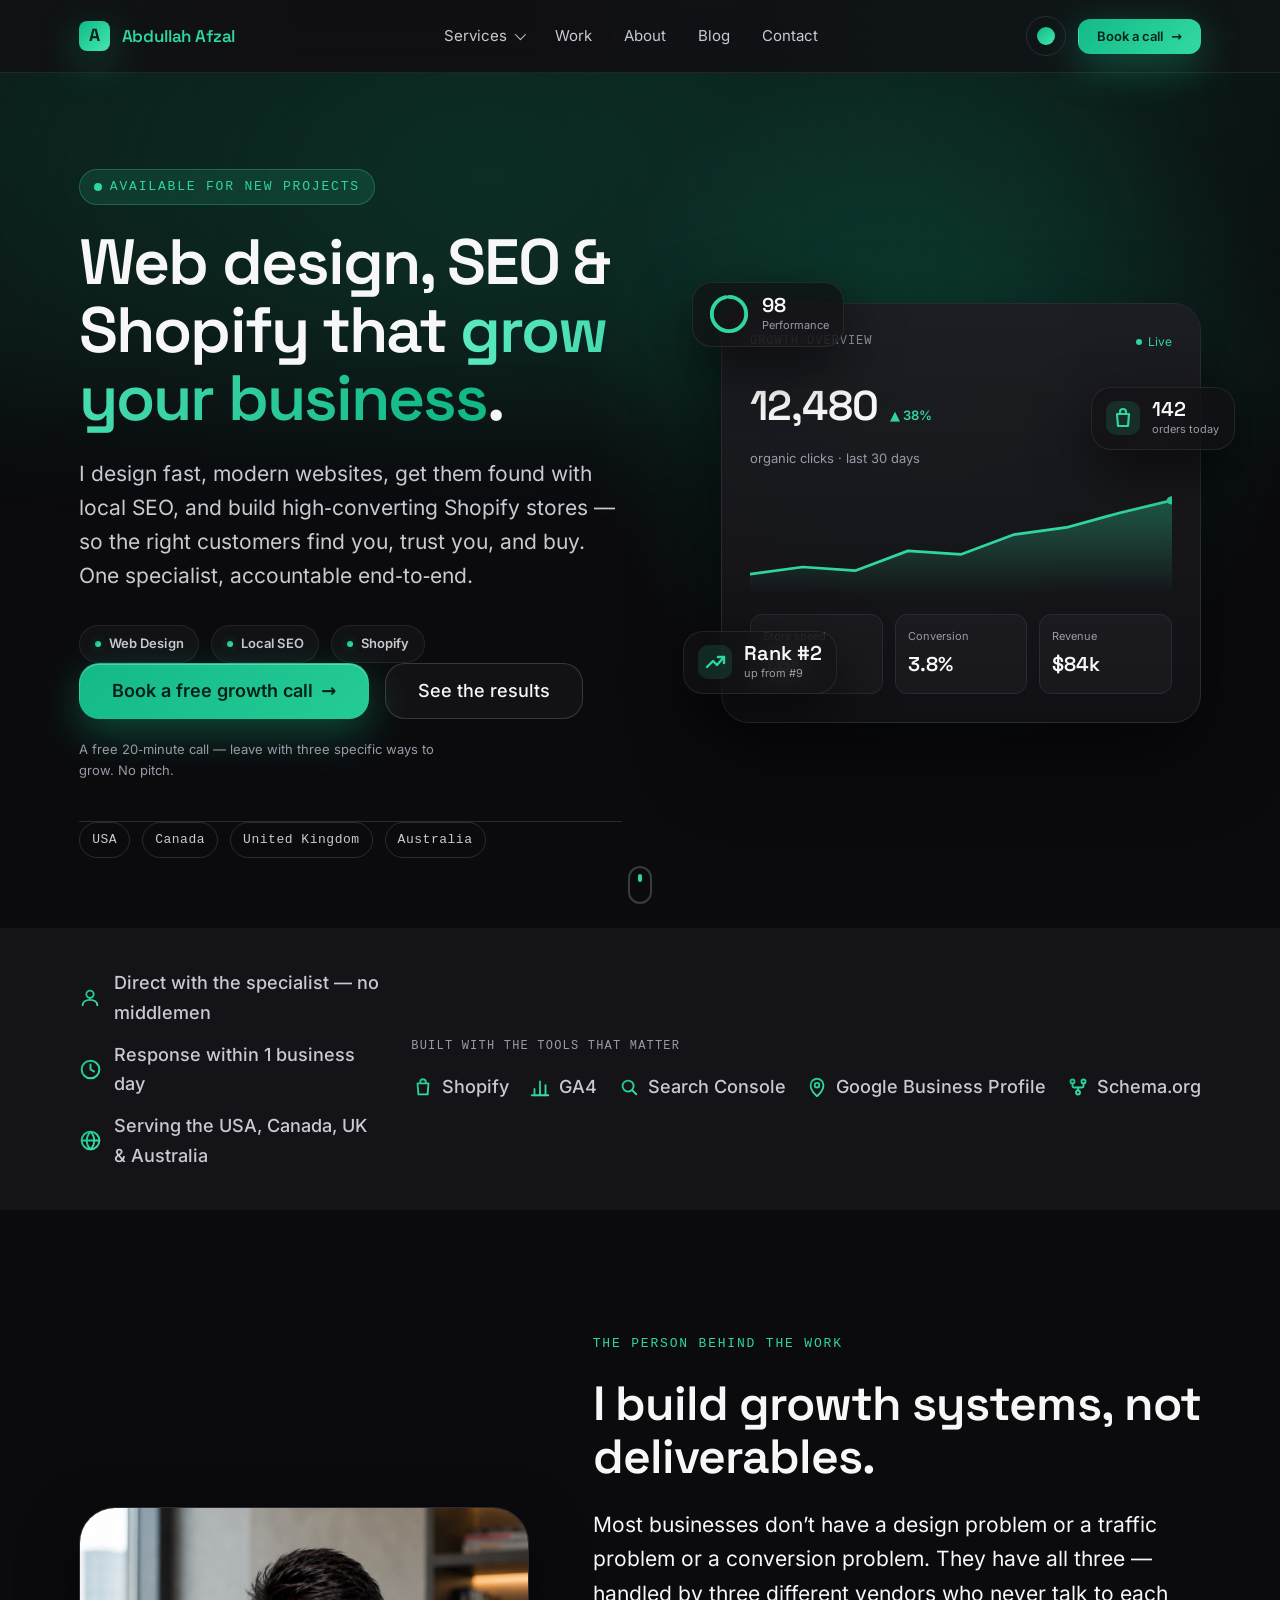
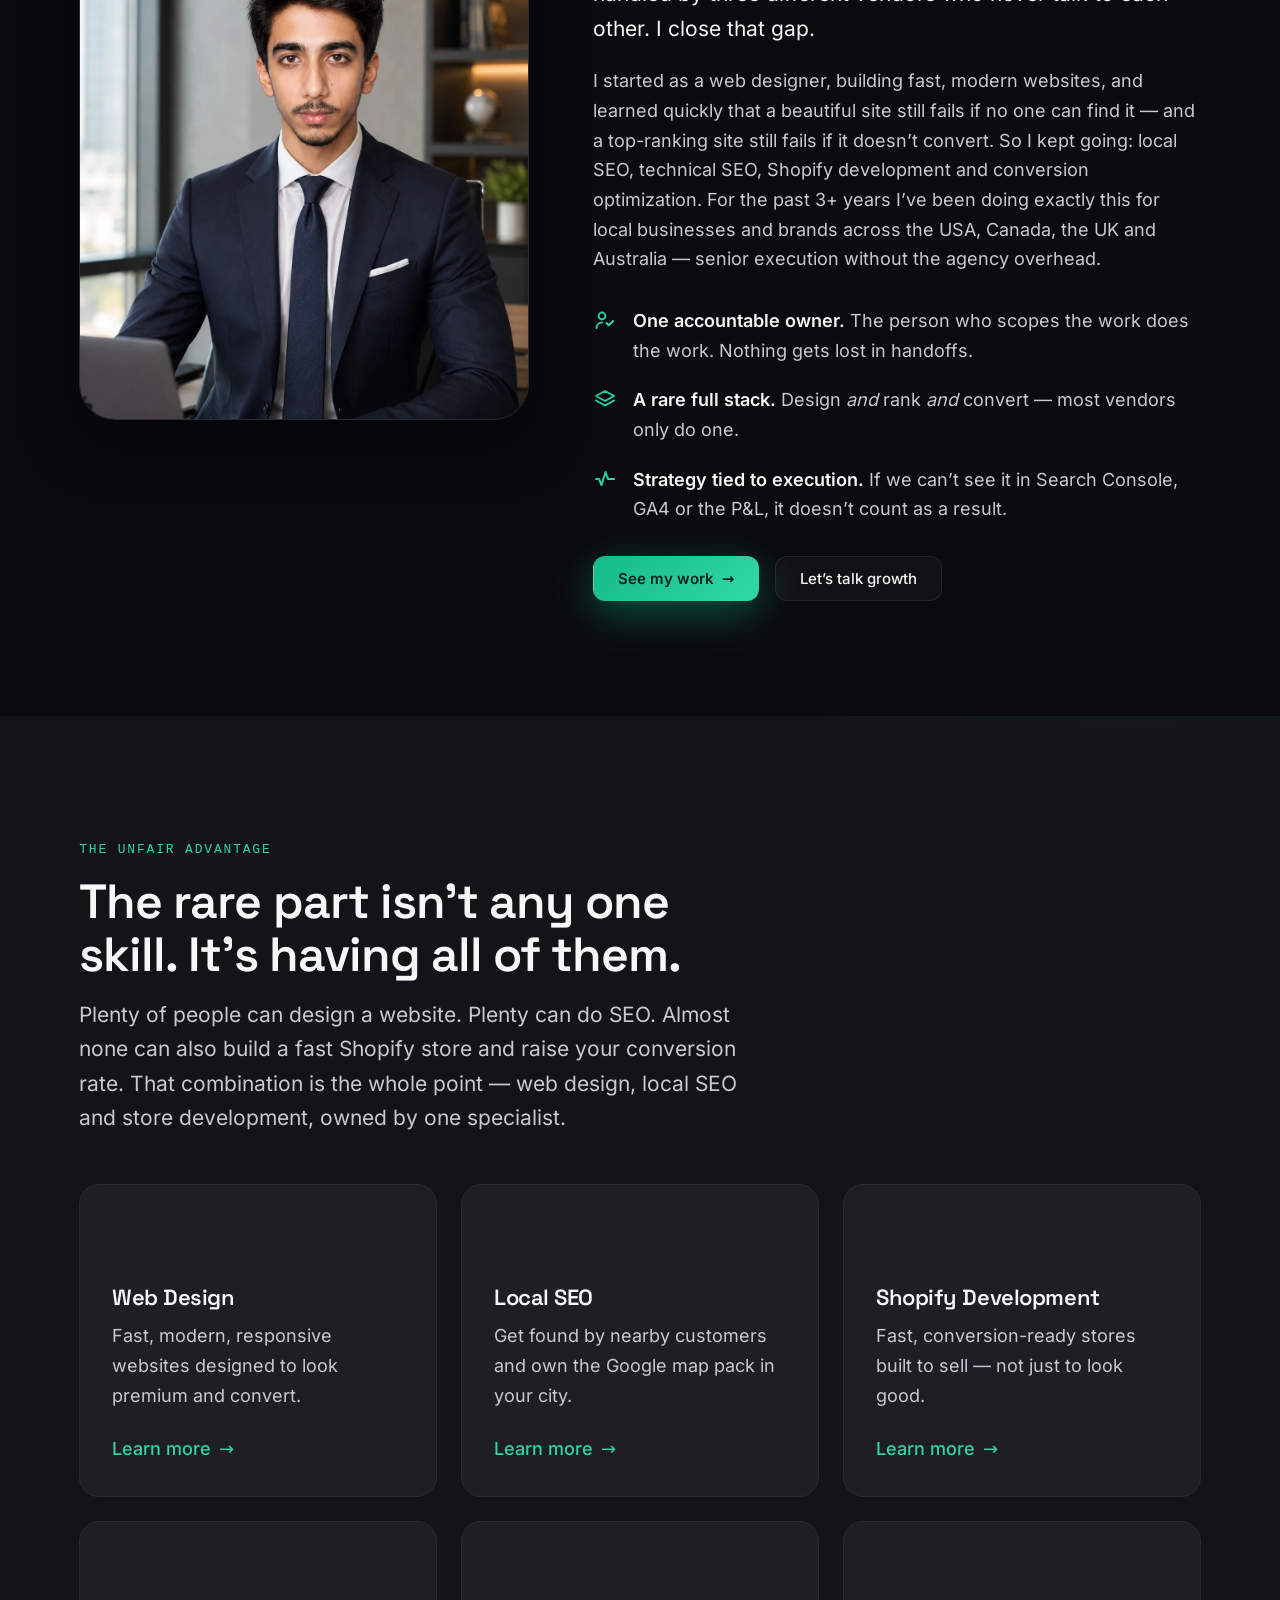
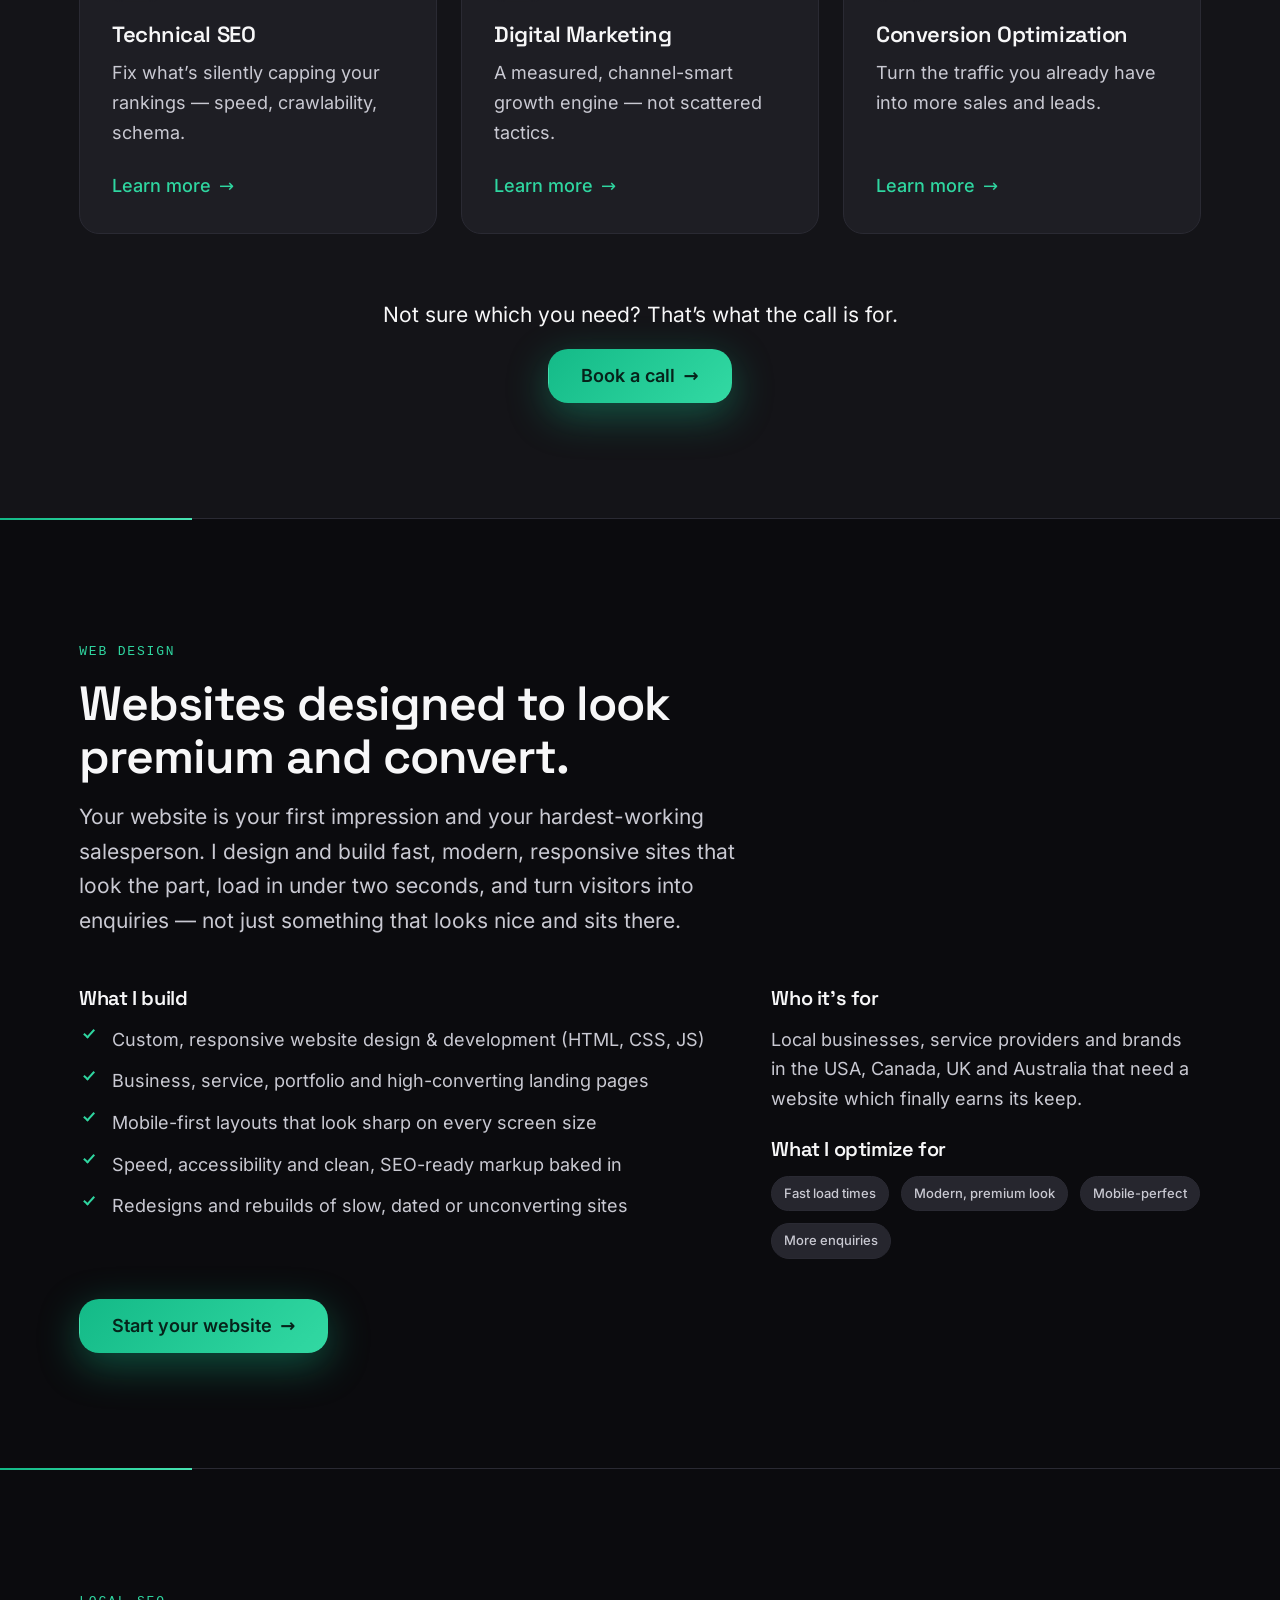
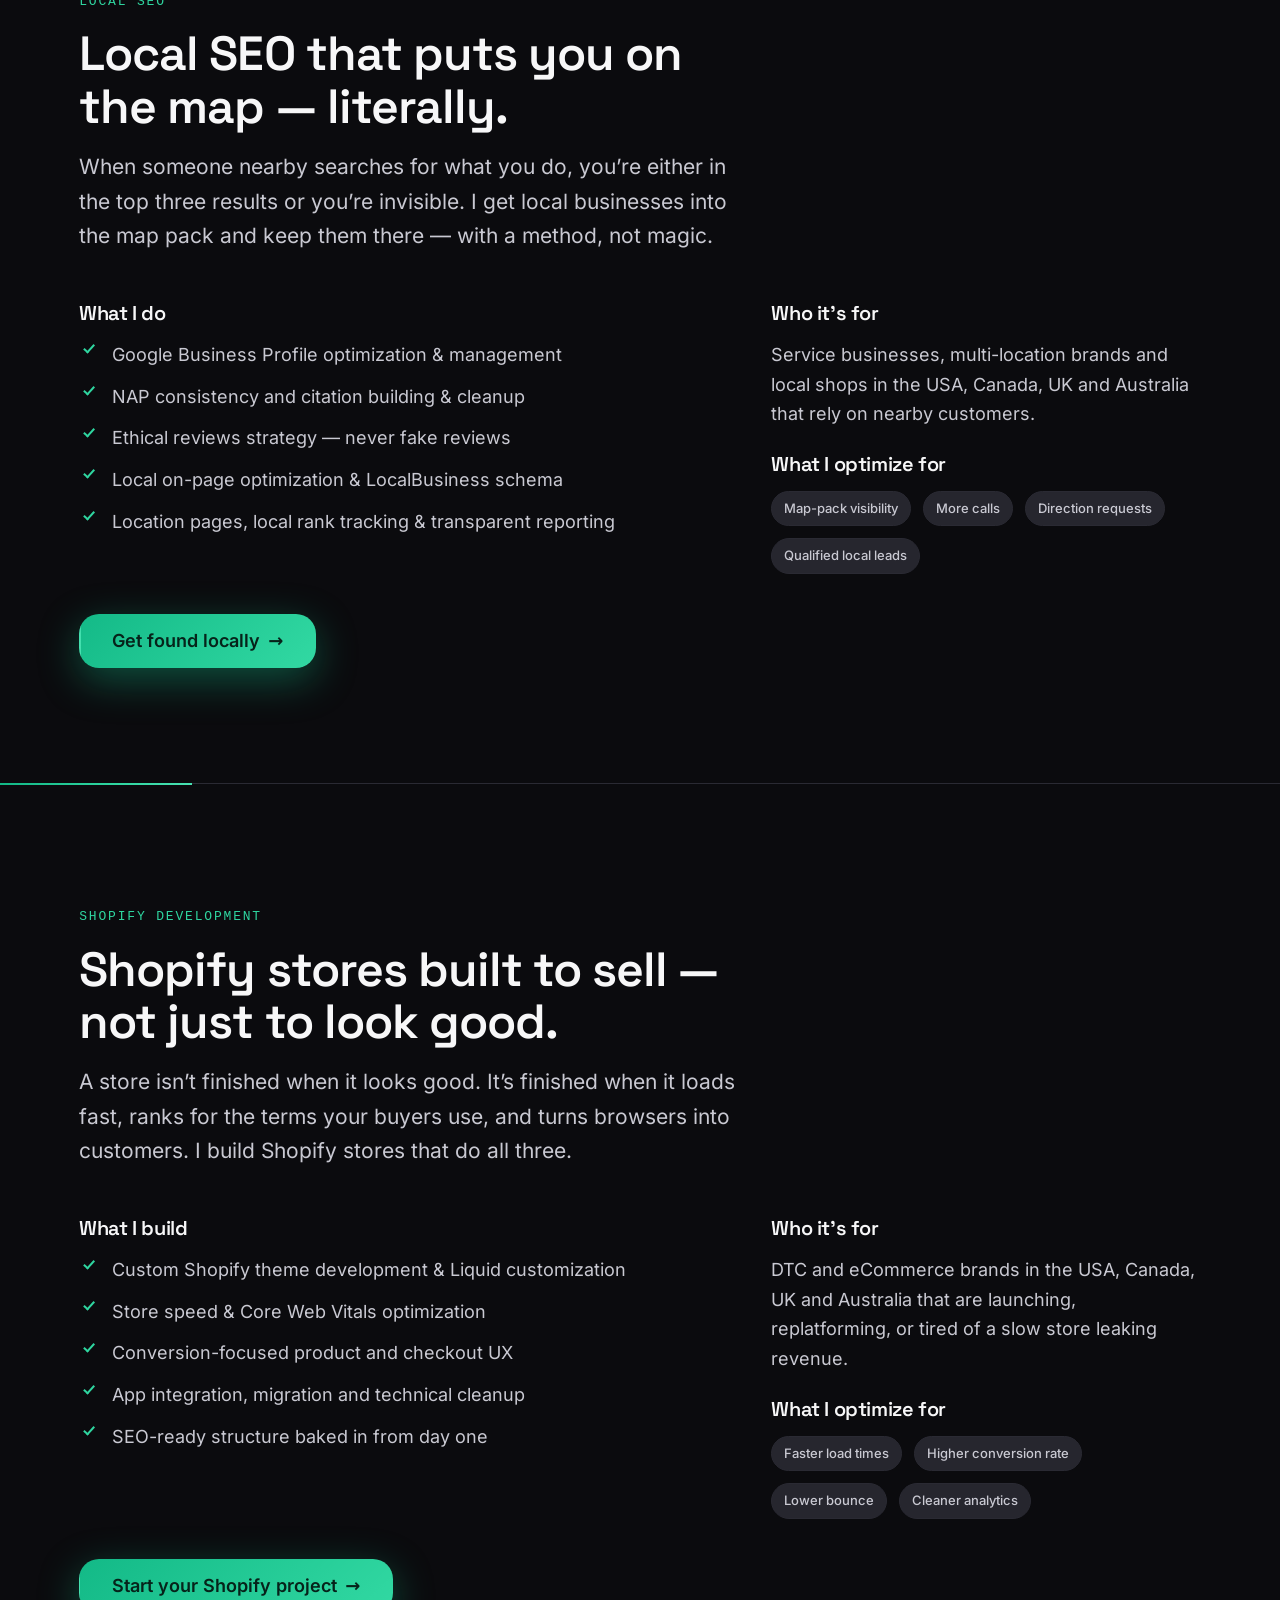
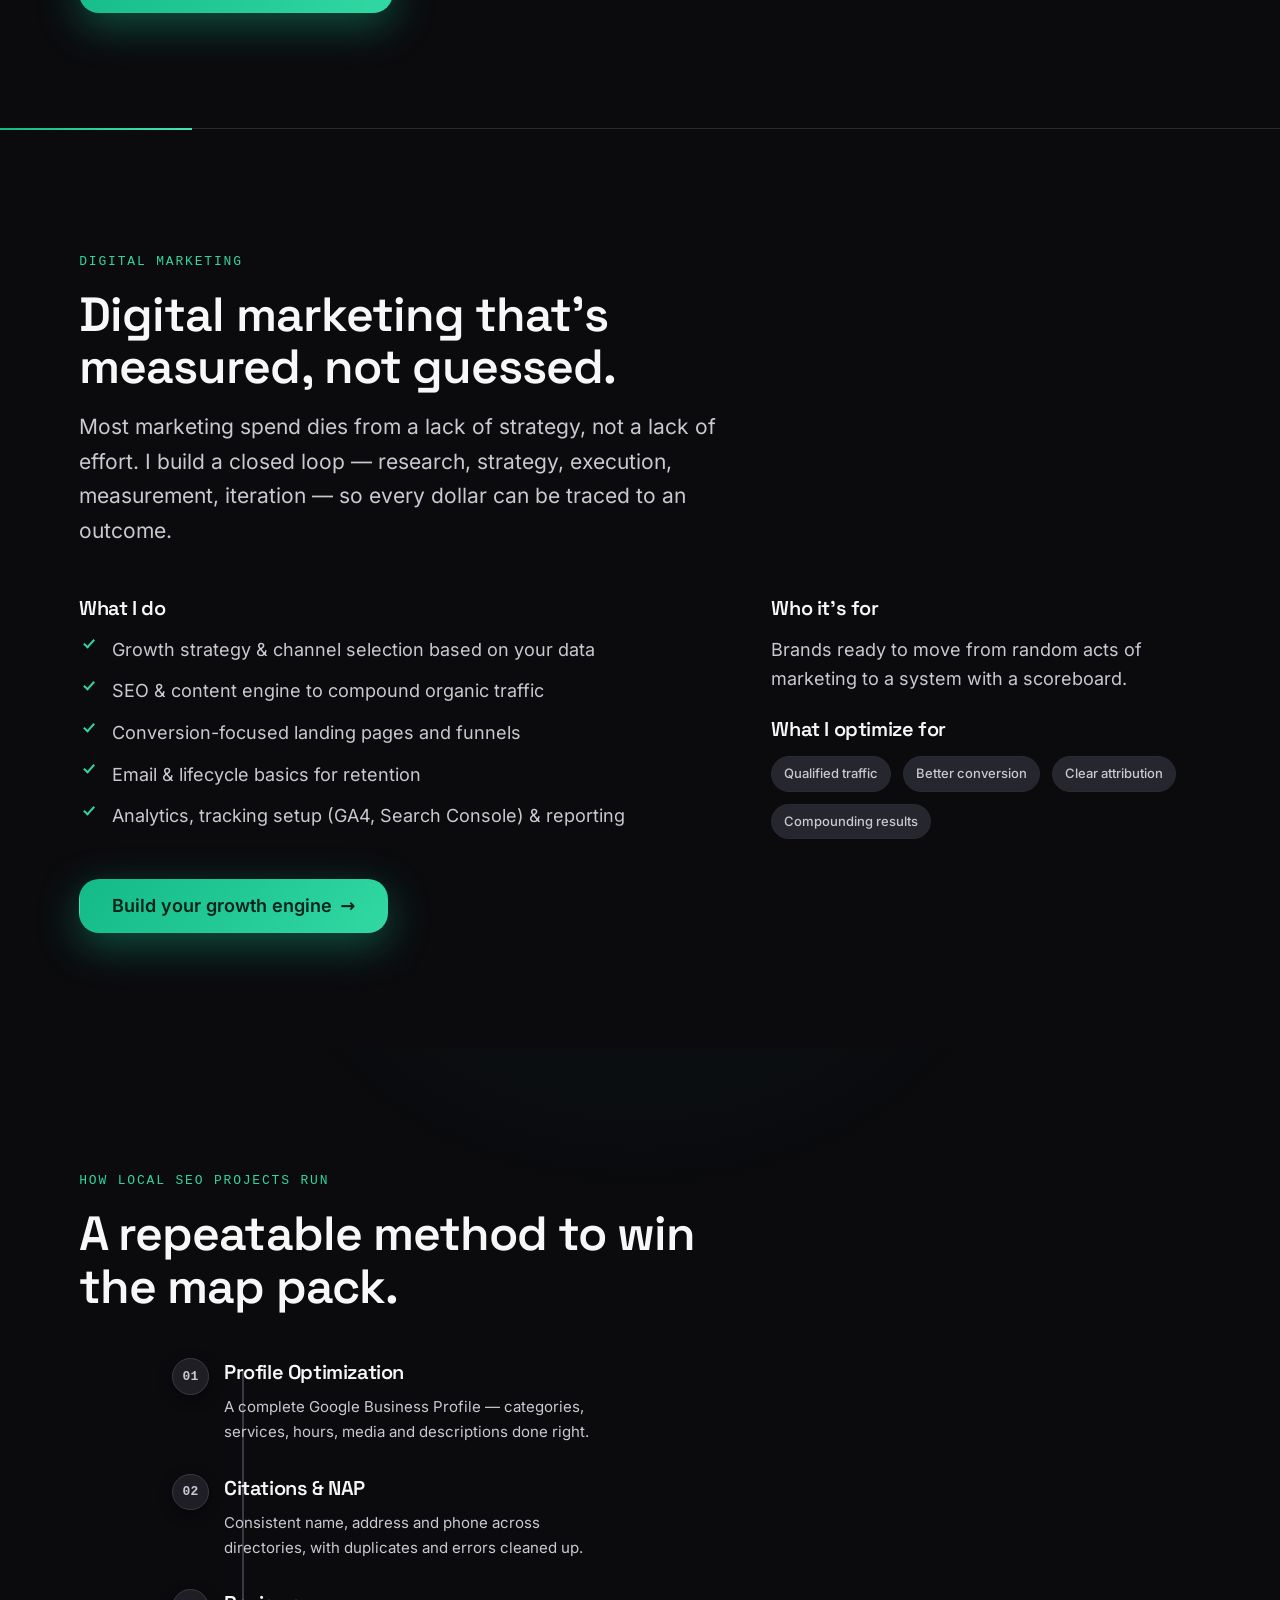
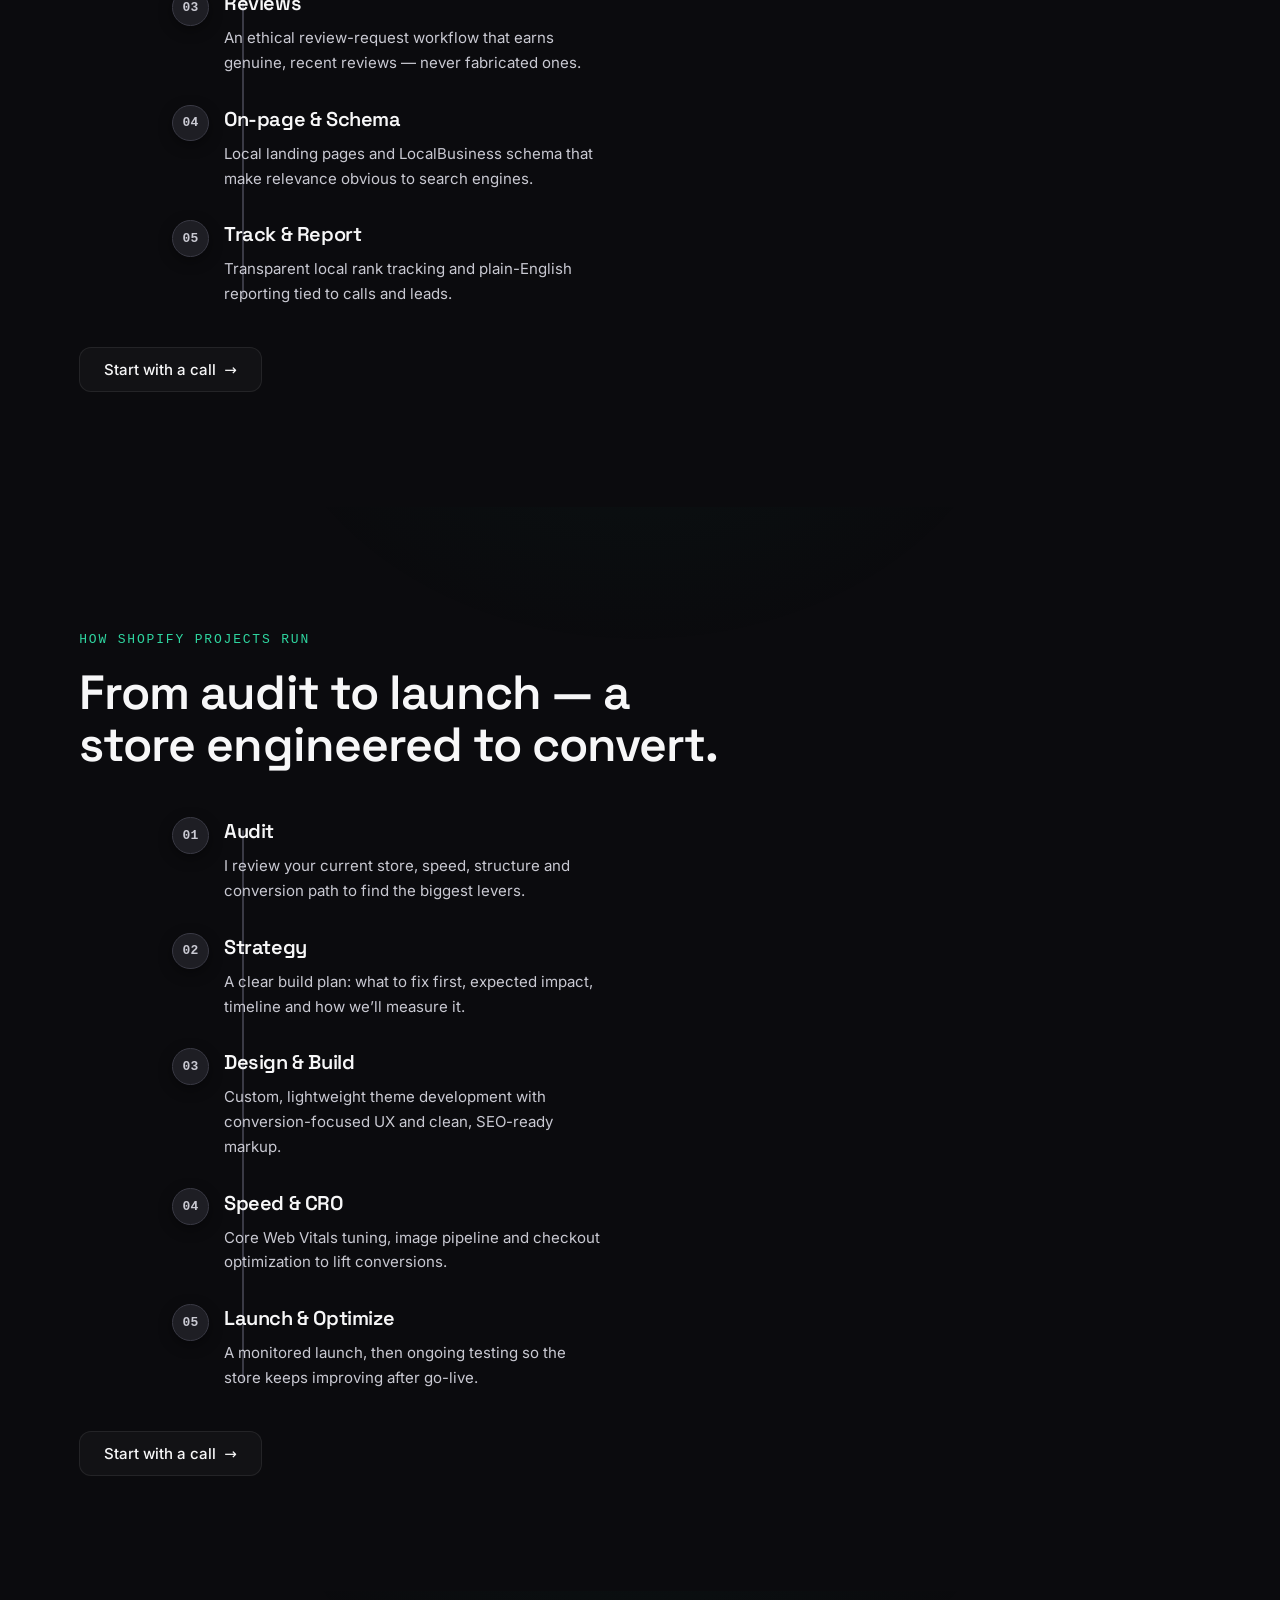
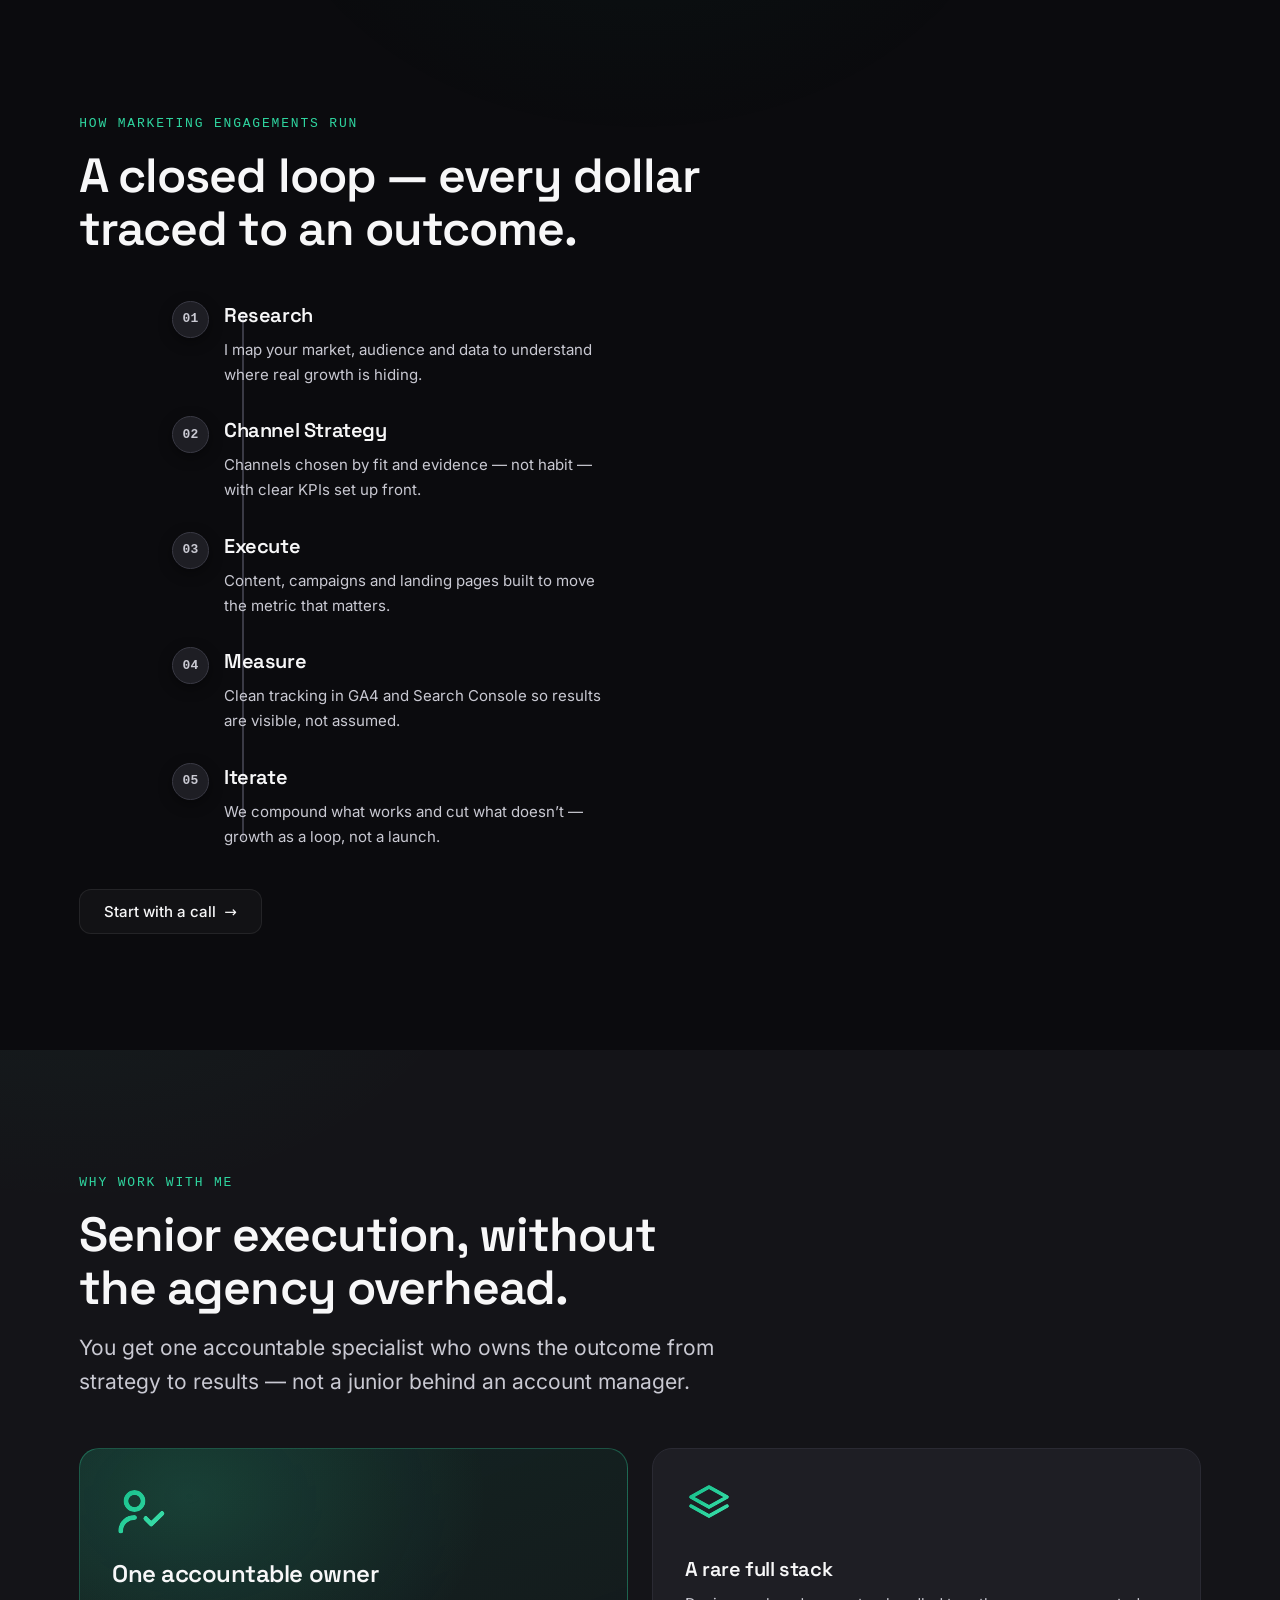
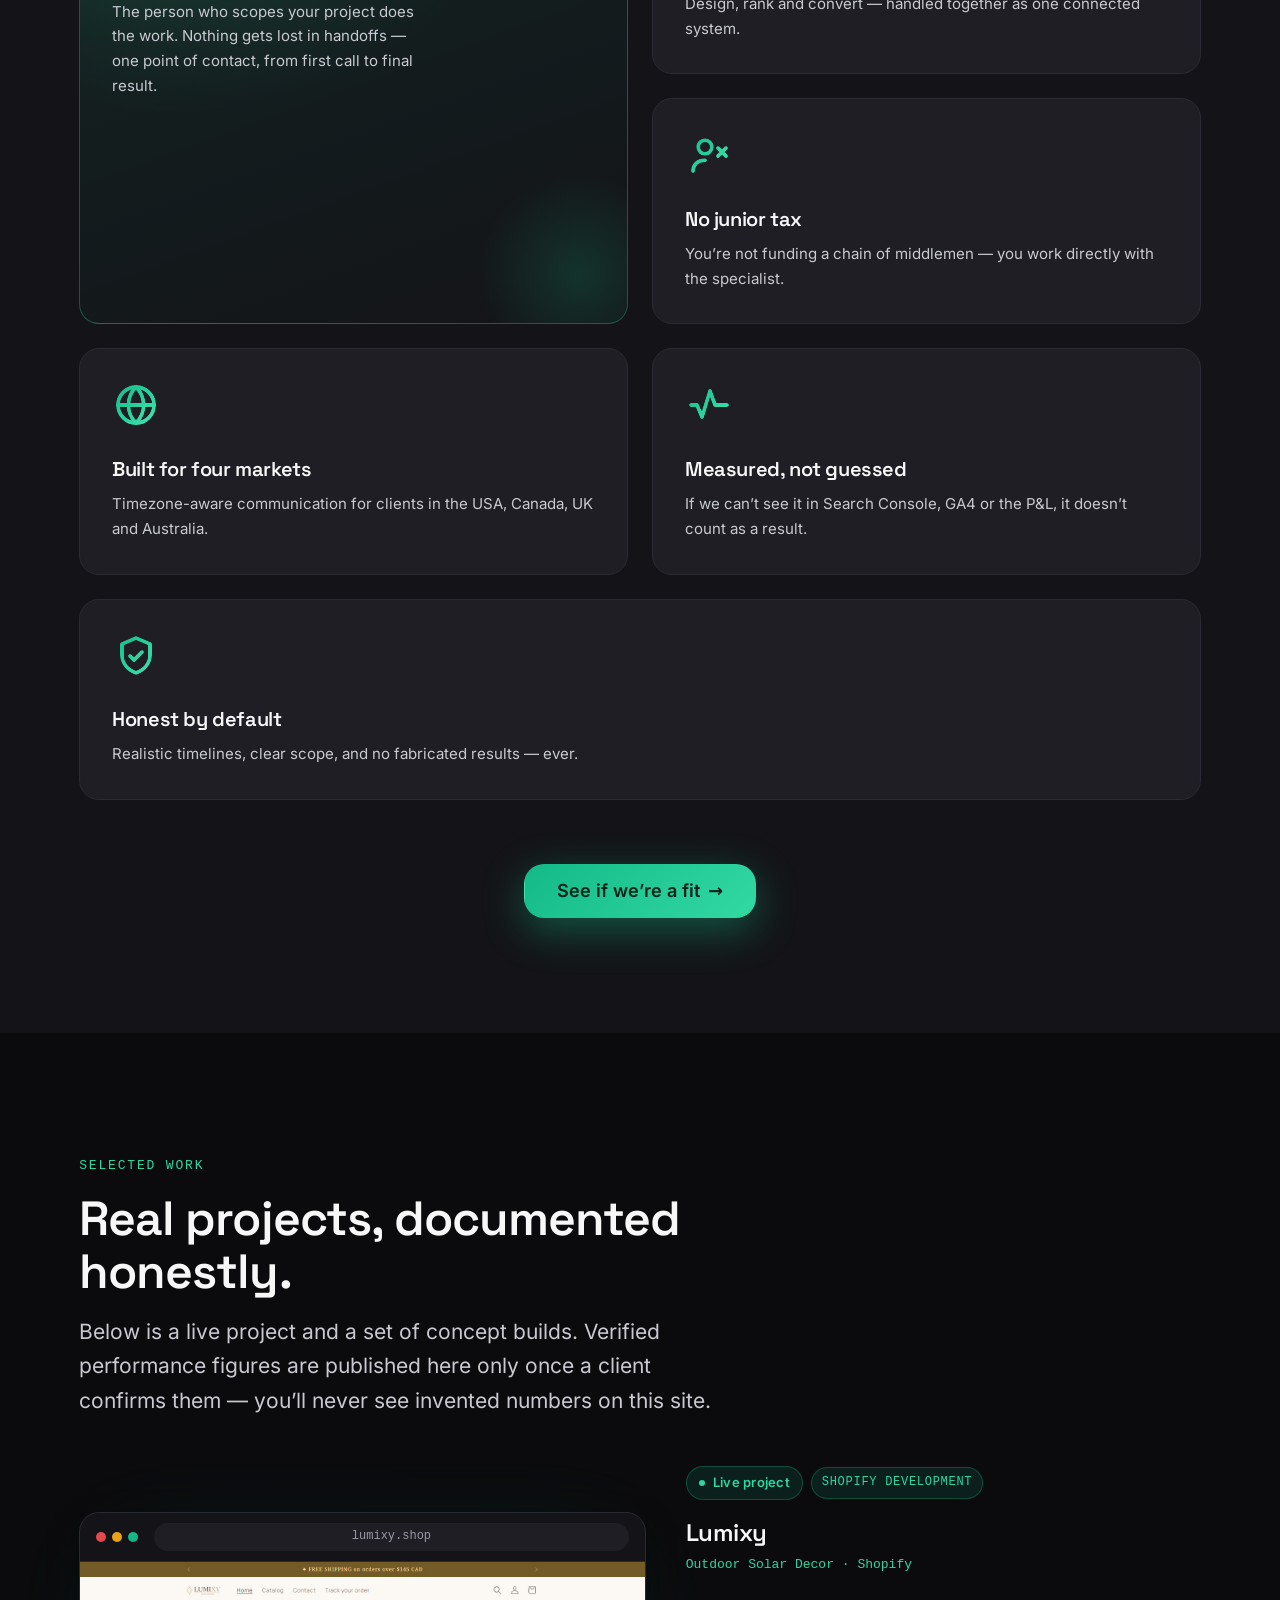
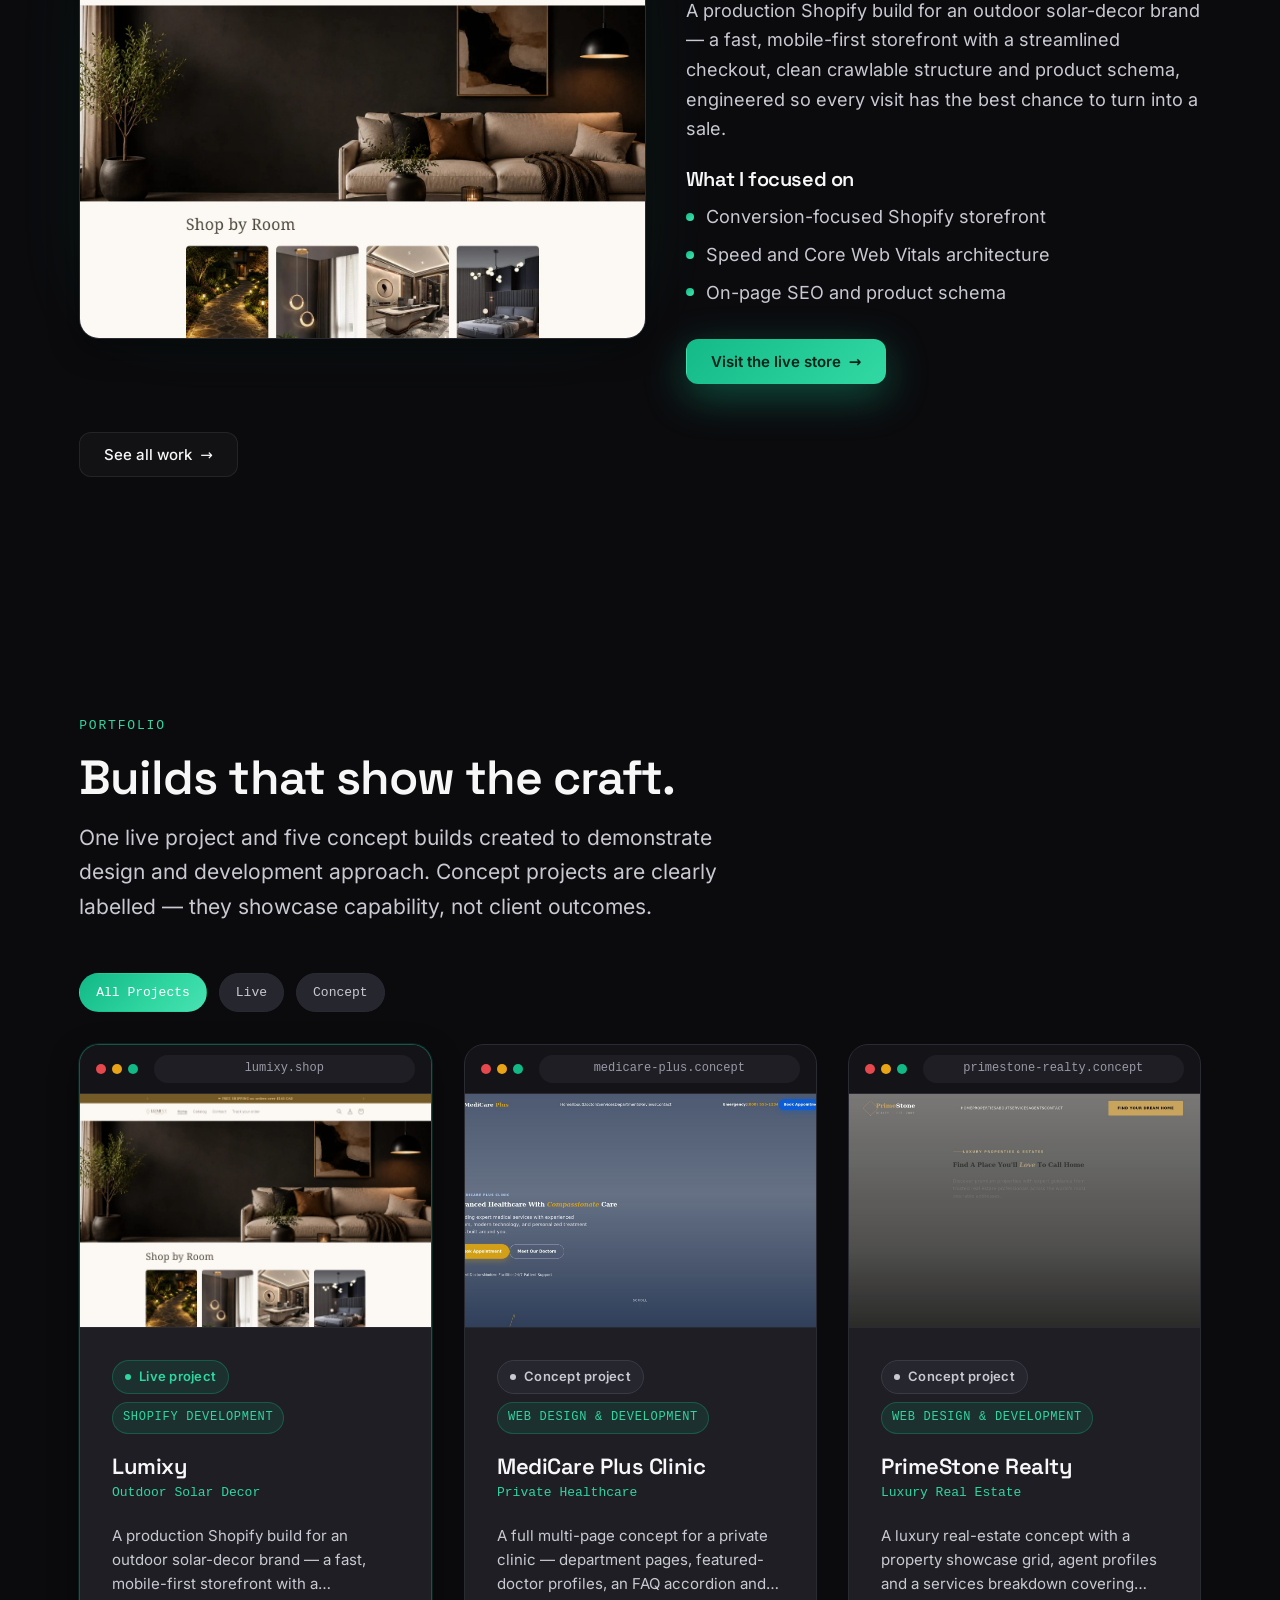
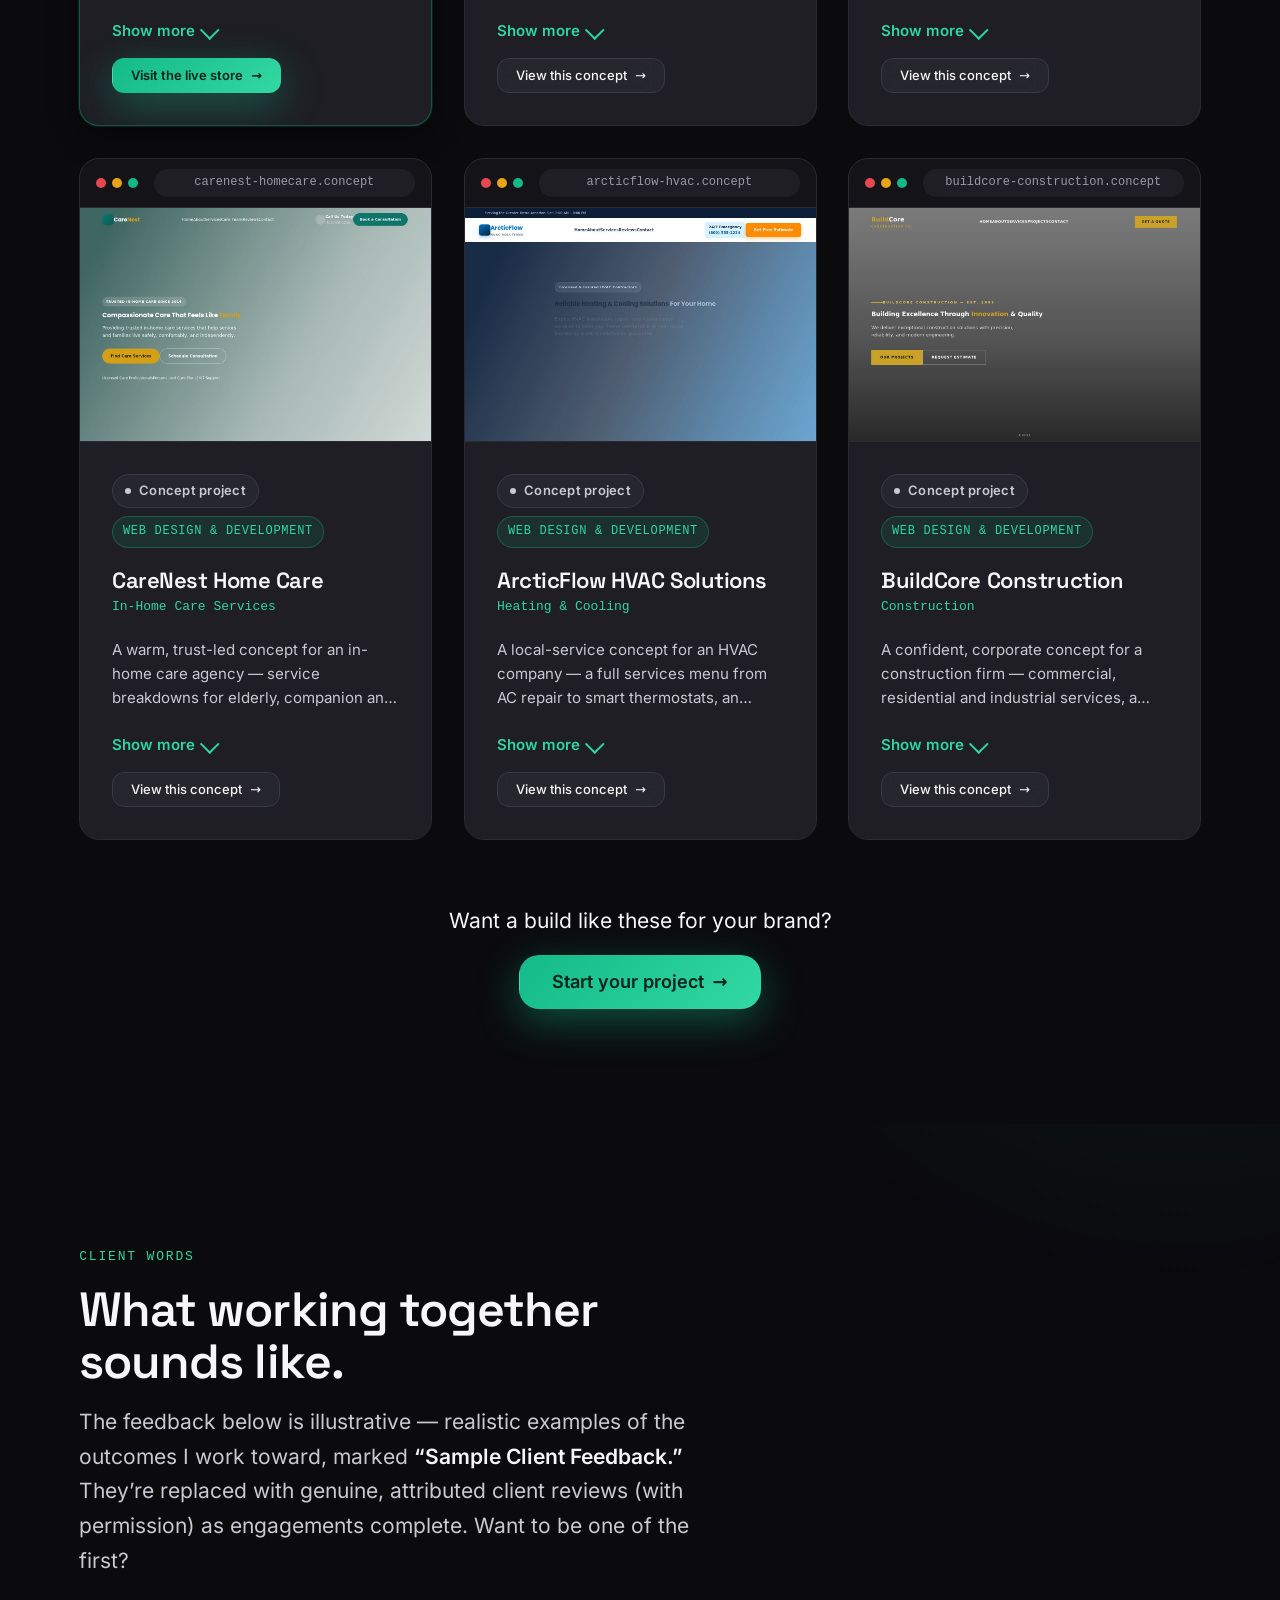
<file: index.html>
<!DOCTYPE html>
<html lang="en" data-theme="dark">
<head>

  <!-- ============================================================
       DOCUMENT META
       ============================================================ -->
  <meta charset="UTF-8">
  <meta name="viewport" content="width=device-width, initial-scale=1.0">

  <title>Abdullah Afzal — Web Designer, Local SEO &amp; Shopify Specialist</title>
  <meta name="description" content="Abdullah Afzal is a web designer and local SEO &amp; Shopify specialist — building fast, modern websites, ranking them locally, and developing high-converting Shopify stores for businesses in the USA, Canada, UK and Australia.">
  <meta name="author" content="Abdullah Afzal">
  <meta name="robots" content="index, follow, max-image-preview:large">
  <link rel="canonical" href="https://www.abdullahafzal.com/">
  <meta name="theme-color" content="#0B0B0E">

  <!-- Open Graph / social -->
  <meta property="og:type" content="website">
  <meta property="og:site_name" content="Abdullah Afzal">
  <meta property="og:title" content="Abdullah Afzal — Web Designer, Local SEO &amp; Shopify Specialist">
  <meta property="og:description" content="Fast, modern websites, local SEO that gets you found, and high-converting Shopify stores — from one senior specialist serving the USA, Canada, UK &amp; Australia.">
  <meta property="og:url" content="https://www.abdullahafzal.com/">
  <meta property="og:image" content="https://www.abdullahafzal.com/assets/images/og/og-home.svg">
  <meta property="og:image:alt" content="Abdullah Afzal — Shopify and SEO specialist">
  <meta property="og:locale" content="en_US">

  <!-- Twitter -->
  <meta name="twitter:card" content="summary_large_image">
  <meta name="twitter:title" content="Abdullah Afzal — Web Designer, Local SEO &amp; Shopify Specialist">
  <meta name="twitter:description" content="Web design, local SEO and Shopify from one senior specialist. USA, Canada, UK &amp; Australia.">
  <meta name="twitter:image" content="https://www.abdullahafzal.com/assets/images/og/og-home.svg">

  <!-- Favicons / manifest -->
  <link rel="icon" href="assets/favicons/icon.svg" type="image/svg+xml">
  <link rel="manifest" href="site.webmanifest">

  <!-- Fonts (self-hosted woff2, wired via @font-face in main.css) -->
  <link rel="preload" href="assets/fonts/space-grotesk-var.woff2" as="font" type="font/woff2" crossorigin>
  <link rel="preload" href="assets/fonts/inter-var.woff2" as="font" type="font/woff2" crossorigin>

  <!-- Stylesheet -->
  <link rel="stylesheet" href="assets/css/main.css">

  <!-- ============================================================
       STRUCTURED DATA (JSON-LD) — declarative SEO data, not script logic
       ============================================================ -->
  <script type="application/ld+json">
  {
    "@context": "https://schema.org",
    "@graph": [
      {
        "@type": "Person",
        "@id": "https://www.abdullahafzal.com/#person",
        "name": "Abdullah Afzal",
        "url": "https://www.abdullahafzal.com/",
        "email": "mailto:abdullahafzal8817@gmail.com",
        "image": "https://www.abdullahafzal.com/assets/images/abdullah-afzal.webp",
        "jobTitle": "Web Designer, SEO & Shopify Specialist",
        "description": "Senior web design, local SEO, Shopify and marketing specialist helping businesses in the USA, Canada, UK and Australia grow.",
        "knowsAbout": [
          "Web Design",
          "Local SEO",
          "Shopify Development",
          "Technical SEO",
          "Digital Marketing",
          "Conversion Rate Optimization"
        ],
        "areaServed": ["United States", "Canada", "United Kingdom", "Australia"],
        "worksFor": { "@id": "https://www.abdullahafzal.com/#business" }
      },
      {
        "@type": "ProfessionalService",
        "@id": "https://www.abdullahafzal.com/#business",
        "name": "Abdullah Afzal — Web Design, Local SEO & Shopify Specialist",
        "url": "https://www.abdullahafzal.com/",
        "image": "https://www.abdullahafzal.com/assets/images/abdullah-afzal.webp",
        "email": "mailto:abdullahafzal8817@gmail.com",
        "description": "Web design, local & technical SEO, Shopify development, digital marketing and conversion optimization from one accountable senior specialist.",
        "priceRange": "$$",
        "founder": { "@id": "https://www.abdullahafzal.com/#person" },
        "areaServed": ["United States", "Canada", "United Kingdom", "Australia"],
        "serviceType": [
          "Web Design",
          "Local SEO",
          "Shopify Development",
          "Technical SEO",
          "Digital Marketing",
          "Conversion Rate Optimization"
        ],
        "hasOfferCatalog": {
          "@type": "OfferCatalog",
          "name": "Growth services",
          "itemListElement": [
            { "@type": "Offer", "itemOffered": { "@type": "Service", "name": "Web Design", "description": "Fast, modern, responsive, conversion-focused website design and development." } },
            { "@type": "Offer", "itemOffered": { "@type": "Service", "name": "Local SEO", "description": "Google Business Profile, map-pack ranking, citations and local landing pages." } },
            { "@type": "Offer", "itemOffered": { "@type": "Service", "name": "Shopify Development", "description": "New builds, replatforming and speed/conversion optimization for Shopify stores." } },
            { "@type": "Offer", "itemOffered": { "@type": "Service", "name": "Technical SEO", "description": "Core Web Vitals, crawlability, indexation, structured data and site architecture." } },
            { "@type": "Offer", "itemOffered": { "@type": "Service", "name": "Digital Marketing", "description": "SEO & content engine, conversion-focused landing pages, email and analytics." } },
            { "@type": "Offer", "itemOffered": { "@type": "Service", "name": "Conversion Rate Optimization", "description": "Turning existing traffic into more customers through tested UX and messaging changes." } }
          ]
        }
      },
      {
        "@type": "WebSite",
        "@id": "https://www.abdullahafzal.com/#website",
        "url": "https://www.abdullahafzal.com/",
        "name": "Abdullah Afzal",
        "description": "Web design, local SEO and Shopify from one senior specialist.",
        "publisher": { "@id": "https://www.abdullahafzal.com/#person" },
        "inLanguage": "en"
      },
      {
        "@type": "FAQPage",
        "@id": "https://www.abdullahafzal.com/#faq",
        "mainEntity": [
          { "@type": "Question", "name": "Do you build new Shopify stores or improve existing ones?", "acceptedAnswer": { "@type": "Answer", "text": "Both. I build new stores from scratch, replatform from other systems, and optimize existing Shopify stores that are underperforming on speed, SEO or conversion." } },
          { "@type": "Question", "name": "How do you make a Shopify store faster?", "acceptedAnswer": { "@type": "Answer", "text": "By trimming app bloat, using a lightweight theme, optimizing images to modern formats, deferring non-critical scripts, and tuning Core Web Vitals — measured before and after so the gain is real." } },
          { "@type": "Question", "name": "Will a new Shopify build hurt my existing SEO?", "acceptedAnswer": { "@type": "Answer", "text": "Not if it's handled properly. I preserve URLs where possible, map redirects for anything that changes, keep your metadata and structured data intact, and monitor Search Console through the transition." } },
          { "@type": "Question", "name": "What is Shopify SEO and does it differ from regular SEO?", "acceptedAnswer": { "@type": "Answer", "text": "The fundamentals are the same, but Shopify has platform-specific quirks — collection and product URL structure, duplicate-content traps, and theme-level markup. Shopify SEO means getting those details right on top of solid on-page work." } },
          { "@type": "Question", "name": "How does the Google map pack actually rank businesses?", "acceptedAnswer": { "@type": "Answer", "text": "Broadly, on relevance, distance and prominence — a complete Google Business Profile, consistent citations, genuine reviews, and locally relevant on-page content all feed those signals." } },
          { "@type": "Question", "name": "Can you help me rank in a city where I don't have an office?", "acceptedAnswer": { "@type": "Answer", "text": "If you legitimately serve that area, yes — through service-area strategy, relevant local landing pages and proper profile settings. I don't use fake addresses or any tactic that risks a suspension." } },
          { "@type": "Question", "name": "Do you write fake reviews or buy citations?", "acceptedAnswer": { "@type": "Answer", "text": "Never. Fake reviews violate Google's policies and put your profile at risk. I build ethical review-request workflows that earn genuine reviews from real customers." } },
          { "@type": "Question", "name": "What does technical SEO actually cover?", "acceptedAnswer": { "@type": "Answer", "text": "Everything that helps search engines crawl, render and understand your site: site speed and Core Web Vitals, crawlability and indexation, structured data, internal linking, canonicalization and clean site architecture." } },
          { "@type": "Question", "name": "My traffic dropped after a migration. Can you help?", "acceptedAnswer": { "@type": "Answer", "text": "Usually, yes. Post-migration drops often trace to broken redirects, lost metadata, indexation gaps or damaged structured data. I audit the migration, fix the root causes and monitor recovery." } },
          { "@type": "Question", "name": "What are Core Web Vitals and why do they matter?", "acceptedAnswer": { "@type": "Answer", "text": "They're Google's measures of loading, interactivity and visual stability (LCP, INP and CLS). They influence both rankings and conversions — a slow, unstable page loses visitors and revenue." } },
          { "@type": "Question", "name": "How fast should my website load?", "acceptedAnswer": { "@type": "Answer", "text": "Aim for a largest-contentful-paint under about 2.5 seconds on mobile, and ideally faster. The exact number matters less than the trend — every improvement tends to help conversion." } },
          { "@type": "Question", "name": "What is conversion rate optimization (CRO)?", "acceptedAnswer": { "@type": "Answer", "text": "It's the practice of turning more of your existing traffic into customers — through better UX, clearer messaging, trust signals and tested changes. Often the fastest route to more revenue without more spend." } },
          { "@type": "Question", "name": "How do you run a conversion test properly?", "acceptedAnswer": { "@type": "Answer", "text": "With a clear hypothesis, enough traffic to reach significance, one meaningful change at a time, and a defined success metric — then I roll out winners and document what we learned." } },
          { "@type": "Question", "name": "What does digital marketing include in your engagements?", "acceptedAnswer": { "@type": "Answer", "text": "Strategy and channel selection, an SEO and content engine, conversion-focused landing pages, email and lifecycle basics, and the analytics to measure it all — chosen by what fits your business, not a fixed template." } },
          { "@type": "Question", "name": "Do you design websites from scratch or use templates?", "acceptedAnswer": { "@type": "Answer", "text": "I design custom, responsive websites built around your brand and goals — not a generic template dropped on your content. Where a solid framework saves you money without compromising the result, I'll recommend it honestly." } },
          { "@type": "Question", "name": "Will my website be mobile-friendly and fast?", "acceptedAnswer": { "@type": "Answer", "text": "Yes. Every site I build is mobile-first, tested from small phones up to large desktops, and tuned for speed and Core Web Vitals so it loads quickly and ranks well." } },
          { "@type": "Question", "name": "How long until I see SEO results?", "acceptedAnswer": { "@type": "Answer", "text": "Speed and conversion fixes can show quickly; SEO compounds over months. I give realistic timelines up front and never promise overnight rankings — anyone who does isn't being honest." } },
          { "@type": "Question", "name": "Do you guarantee rankings or revenue?", "acceptedAnswer": { "@type": "Answer", "text": "No honest specialist guarantees exact rankings — Google doesn't allow it. What I guarantee is sound method, transparency and effort measured against clear KPIs." } },
          { "@type": "Question", "name": "How do you measure success?", "acceptedAnswer": { "@type": "Answer", "text": "Against real KPIs in Search Console, GA4 and, where possible, your revenue. If a result can't be seen in the data, it doesn't count." } },
          { "@type": "Question", "name": "Am I working with you directly or a team?", "acceptedAnswer": { "@type": "Answer", "text": "Directly with me. The person who scopes your project does the work — no account managers, no juniors relaying messages." } },
          { "@type": "Question", "name": "Do you work with businesses outside your country?", "acceptedAnswer": { "@type": "Answer", "text": "Yes — I work with clients across the USA, Canada, the UK and Australia, and I keep communication timezone-aware so nothing stalls." } },
          { "@type": "Question", "name": "How much do your services cost?", "acceptedAnswer": { "@type": "Answer", "text": "It depends on scope. I work on fixed-scope projects and monthly retainers, and you'll get a clear quote after our call — no hidden surprises." } },
          { "@type": "Question", "name": "Can you work alongside my existing developer or marketer?", "acceptedAnswer": { "@type": "Answer", "text": "Yes. I regularly collaborate with in-house teams and other vendors when it serves the outcome, and I'm clear about who owns what." } },
          { "@type": "Question", "name": "What's the fastest way to grow my business online?", "acceptedAnswer": { "@type": "Answer", "text": "Usually by fixing conversion and speed on the traffic you already have before spending more to acquire it. We start where the biggest, quickest lever is — then compound it." } },
          { "@type": "Question", "name": "How do we get started?", "acceptedAnswer": { "@type": "Answer", "text": "Book a free 20-minute call. I'll learn your situation and tell you honestly whether and how I can help — you'll leave with useful takeaways either way." } }
        ]
      }
    ]
  }
  </script>

</head>

<body>

  <!-- Skip link for keyboard & screen-reader users -->
  <a class="c-skip-link" href="#main">Skip to main content</a>

  <!-- Reading / scroll progress bar (width driven by JS) -->
  <div class="c-scroll-progress" data-scroll-progress aria-hidden="true"></div>

  <!-- Ambient cursor glow (desktop, fine pointers; JS-driven) -->
  <div class="c-cursor-glow" data-cursor-glow aria-hidden="true"></div>

  <!-- ============================================================
       1 + 2 · HEADER & PRIMARY NAVIGATION
       ============================================================ -->
  <header class="c-header" id="site-header" data-header>
    <div class="c-header__inner l-container">

      <!-- Brand / logo -->
      <a class="c-header__brand c-brand" href="#hero" aria-label="Abdullah Afzal — home">
        <!-- Icon placeholder: monogram mark (SVG added in build) -->
        <span class="c-brand__mark" aria-hidden="true"></span>
        <span class="c-brand__name">Abdullah Afzal</span>
      </a>

      <!-- Primary navigation -->
      <nav class="c-nav" id="primary-navigation" aria-label="Primary">
        <ul class="c-nav__list">

          <!-- Services dropdown -->
          <li class="c-nav__item c-nav__item--has-menu">
            <button class="c-nav__link c-nav__toggle"
                    type="button"
                    aria-expanded="false"
                    aria-controls="services-menu">
              Services
              <span class="c-nav__chevron" aria-hidden="true"></span>
            </button>

            <div class="c-nav__menu" id="services-menu" hidden>
              <ul class="c-nav__menu-list">
                <li><a class="c-nav__menu-link" href="#web-design-services">Web Design</a></li>
                <li><a class="c-nav__menu-link" href="#local-seo-services">Local SEO</a></li>
                <li><a class="c-nav__menu-link" href="#shopify-services">Shopify Development</a></li>
                <li><a class="c-nav__menu-link" href="#expertise">Technical SEO</a></li>
                <li><a class="c-nav__menu-link" href="#digital-marketing-services">Digital Marketing</a></li>
                <li><a class="c-nav__menu-link" href="#expertise">Conversion Optimization</a></li>
              </ul>
            </div>
          </li>

          <li class="c-nav__item"><a class="c-nav__link" href="#portfolio">Work</a></li>
          <li class="c-nav__item"><a class="c-nav__link" href="#about">About</a></li>
          <li class="c-nav__item"><a class="c-nav__link" href="#blog">Blog</a></li>
          <li class="c-nav__item"><a class="c-nav__link" href="#contact">Contact</a></li>
        </ul>
      </nav>

      <!-- Header actions -->
      <div class="c-header__actions">
        <!-- Theme toggle placeholder (behavior added in JS phase) -->
        <button class="c-theme-toggle"
                type="button"
                aria-label="Switch colour theme"
                aria-pressed="false"
                data-theme-toggle>
          <span class="c-theme-toggle__icon" aria-hidden="true"></span>
        </button>

        <a class="c-btn c-btn--primary c-btn--sm c-header__cta" href="https://wa.me/923000378817?text=Hi%20Abdullah%2C%20I%20want%20to%20discuss%20growing%20my%20business." rel="noopener">
          Book a call
          <span class="c-btn__arrow" aria-hidden="true"></span>
        </a>

        <!-- Mobile menu trigger -->
        <button class="c-header__burger"
                type="button"
                aria-label="Open menu"
                aria-expanded="false"
                aria-controls="mobile-menu"
                data-menu-trigger>
          <span class="c-header__burger-bar" aria-hidden="true"></span>
        </button>
      </div>

    </div>

    <!-- Mobile navigation overlay (toggled in JS phase) -->
    <div class="c-mobile-menu" id="mobile-menu" hidden>
      <nav class="c-mobile-menu__nav" aria-label="Mobile">
        <ul class="c-mobile-menu__list">
          <li><a class="c-mobile-menu__link" href="#expertise">Services</a></li>
          <li><a class="c-mobile-menu__link" href="#portfolio">Work</a></li>
          <li><a class="c-mobile-menu__link" href="#about">About</a></li>
          <li><a class="c-mobile-menu__link" href="#blog">Blog</a></li>
          <li><a class="c-mobile-menu__link" href="#contact">Contact</a></li>
        </ul>
        <a class="c-btn c-btn--primary c-btn--lg c-mobile-menu__cta" href="https://wa.me/923000378817?text=Hi%20Abdullah%2C%20I%20want%20to%20discuss%20growing%20my%20business." rel="noopener">
          Book a free call
        </a>
      </nav>
    </div>
  </header>


  <!-- ============================================================
       MAIN CONTENT
       ============================================================ -->
  <main class="c-main" id="main">

    <!-- ==========================================================
         3 · HERO
         ========================================================== -->
    <section class="c-hero" id="hero" aria-labelledby="hero-title">
      <!-- Animated aurora glow (decorative) -->
      <div class="c-hero__aurora" aria-hidden="true"></div>
      <div class="c-hero__inner l-container">

        <!-- Hero copy -->
        <div class="c-hero__content">
          <p class="c-eyebrow c-hero__eyebrow">
            <span class="c-hero__status" aria-hidden="true"></span>
            Available for new projects
          </p>

          <h1 class="c-hero__title" id="hero-title">
            Web design, SEO &amp; Shopify that
            <span class="c-hero__highlight">grow your business</span>.
          </h1>

          <p class="c-hero__lead">
            I design fast, modern websites, get them found with local SEO, and build
            high&#8209;converting Shopify stores &mdash; so the right customers find you, trust
            you, and buy. One specialist, accountable end&#8209;to&#8209;end.
          </p>

          <!-- Core service pillars -->
          <ul class="c-hero__pillars" aria-label="What I do">
            <li class="c-hero__pillar">Web Design</li>
            <li class="c-hero__pillar">Local SEO</li>
            <li class="c-hero__pillar">Shopify</li>
          </ul>

          <!-- Primary + secondary CTAs -->
          <div class="c-hero__actions">
            <a class="c-btn c-btn--primary c-btn--lg c-hero__cta-primary" href="https://wa.me/923000378817?text=Hi%20Abdullah%2C%20I%20want%20to%20discuss%20growing%20my%20business." rel="noopener">
              Book a free growth call
              <span class="c-btn__arrow" aria-hidden="true"></span>
            </a>
            <a class="c-btn c-btn--ghost c-btn--lg c-hero__cta-secondary" href="#portfolio">
              See the results
            </a>
          </div>

          <p class="c-hero__reassurance">
            A free 20&#8209;minute call &mdash; leave with three specific ways to grow. No pitch.
          </p>

          <!-- Markets served -->
          <ul class="c-hero__markets" aria-label="Markets served">
            <li class="c-hero__market">USA</li>
            <li class="c-hero__market">Canada</li>
            <li class="c-hero__market">United Kingdom</li>
            <li class="c-hero__market">Australia</li>
          </ul>
        </div>

        <!-- Hero visual: composed growth-dashboard mockup with floating UI.
             Decorative illustration (not real client data) — hidden from AT. -->
        <div class="c-hero__media" aria-hidden="true">
          <div class="c-hero__visual">

            <!-- Main dashboard panel -->
            <article class="c-hero__panel">
              <header class="c-hero__panel-head">
                <span class="c-hero__panel-title">Growth overview</span>
                <span class="c-hero__live"><span class="c-hero__live-dot"></span>Live</span>
              </header>

              <div class="c-hero__panel-metric">
                <span class="c-hero__panel-value">12,480</span>
                <span class="c-hero__panel-delta">&#9650; 38%</span>
                <span class="c-hero__panel-label">organic clicks &middot; last 30 days</span>
              </div>

              <!-- Traffic area chart -->
              <svg class="c-hero__chart" viewBox="0 0 360 120" preserveAspectRatio="none" focusable="false">
                <defs>
                  <linearGradient id="heroChartFill" x1="0" y1="0" x2="0" y2="1">
                    <stop offset="0" stop-color="#2FD6A0" stop-opacity="0.34"/>
                    <stop offset="1" stop-color="#2FD6A0" stop-opacity="0"/>
                  </linearGradient>
                </defs>
                <path d="M0 98 L45 90 L90 94 L135 72 L180 76 L225 54 L270 46 L315 30 L360 16 L360 120 L0 120 Z" fill="url(#heroChartFill)"/>
                <path d="M0 98 L45 90 L90 94 L135 72 L180 76 L225 54 L270 46 L315 30 L360 16" fill="none" stroke="#2FD6A0" stroke-width="3" stroke-linecap="round" stroke-linejoin="round"/>
                <circle cx="360" cy="16" r="4.5" fill="#2FD6A0"/>
              </svg>

              <!-- Metric tiles -->
              <div class="c-hero__tiles">
                <div class="c-hero__tile">
                  <span class="c-hero__tile-label">Store speed</span>
                  <span class="c-hero__tile-value">1.8s</span>
                </div>
                <div class="c-hero__tile">
                  <span class="c-hero__tile-label">Conversion</span>
                  <span class="c-hero__tile-value">3.8%</span>
                </div>
                <div class="c-hero__tile">
                  <span class="c-hero__tile-label">Revenue</span>
                  <span class="c-hero__tile-value">$84k</span>
                </div>
              </div>
            </article>

            <!-- Floating: performance score -->
            <div class="c-hero__chip c-hero__chip--perf">
              <svg class="c-hero__ring" viewBox="0 0 44 44" focusable="false">
                <circle cx="22" cy="22" r="18" fill="none" stroke="rgba(255,255,255,.12)" stroke-width="4"/>
                <circle cx="22" cy="22" r="18" fill="none" stroke="#2FD6A0" stroke-width="4" stroke-linecap="round" stroke-dasharray="113" stroke-dashoffset="4" transform="rotate(-90 22 22)"/>
              </svg>
              <span class="c-hero__chip-text">
                <span class="c-hero__chip-value">98</span>
                <span class="c-hero__chip-label">Performance</span>
              </span>
            </div>

            <!-- Floating: SEO ranking growth -->
            <div class="c-hero__chip c-hero__chip--rank">
              <svg class="c-hero__chip-glyph" viewBox="0 0 24 24" focusable="false" fill="none" stroke="#2FD6A0" stroke-width="2.4" stroke-linecap="round" stroke-linejoin="round">
                <path d="M4 17 L10 11 L14 15 L21 7"/><path d="M15 7 H21 V13"/>
              </svg>
              <span class="c-hero__chip-text">
                <span class="c-hero__chip-value">Rank #2</span>
                <span class="c-hero__chip-label">up from&nbsp;#9</span>
              </span>
            </div>

            <!-- Floating: Shopify orders -->
            <div class="c-hero__chip c-hero__chip--orders">
              <svg class="c-hero__chip-glyph" viewBox="0 0 24 24" focusable="false" fill="none" stroke="#2FD6A0" stroke-width="2.2" stroke-linecap="round" stroke-linejoin="round">
                <path d="M6 8 H18 L17 20 H7 Z"/><path d="M9 8 V6 a3 3 0 0 1 6 0 V8"/>
              </svg>
              <span class="c-hero__chip-text">
                <span class="c-hero__chip-value">142</span>
                <span class="c-hero__chip-label">orders today</span>
              </span>
            </div>

          </div>
        </div>

      </div>

      <!-- Decorative scroll cue (desktop) -->
      <a class="c-hero__scroll" href="#trust" aria-label="Scroll to content">
        <span class="c-hero__scroll-track" aria-hidden="true"><span class="c-hero__scroll-thumb"></span></span>
      </a>
    </section>


    <!-- ==========================================================
         4 · TRUST BAR
         (No fake client logos, certifications, awards or revenue.
          Honest signals only: markets, real platforms, commitments.)
         ========================================================== -->
    <section class="c-trust-bar" id="trust" aria-labelledby="trust-title">
      <div class="l-container">
        <h2 class="c-trust-bar__title u-visually-hidden" id="trust-title">
          What I work with and who I serve
        </h2>

        <div class="c-trust-bar__grid">

          <!-- Honest positioning commitments -->
          <ul class="c-trust-bar__points" aria-label="How I work">
            <li class="c-trust-bar__point">
              <span class="c-icon c-icon--user" aria-hidden="true"></span>
              Direct with the specialist — no middlemen
            </li>
            <li class="c-trust-bar__point">
              <span class="c-icon c-icon--clock" aria-hidden="true"></span>
              Response within 1 business day
            </li>
            <li class="c-trust-bar__point">
              <span class="c-icon c-icon--globe" aria-hidden="true"></span>
              Serving the USA, Canada, UK &amp; Australia
            </li>
          </ul>

          <!-- Real platforms &amp; tools used (not client endorsements) -->
          <div class="c-trust-bar__tools">
            <p class="c-trust-bar__tools-label">Built with the tools that matter</p>
            <ul class="c-trust-bar__tools-list" aria-label="Platforms and tools">
              <li class="c-trust-bar__tool">
                <span class="c-icon c-icon--shopify" aria-hidden="true"></span>
                Shopify
              </li>
              <li class="c-trust-bar__tool">
                <span class="c-icon c-icon--analytics" aria-hidden="true"></span>
                GA4
              </li>
              <li class="c-trust-bar__tool">
                <span class="c-icon c-icon--search-console" aria-hidden="true"></span>
                Search Console
              </li>
              <li class="c-trust-bar__tool">
                <span class="c-icon c-icon--business-profile" aria-hidden="true"></span>
                Google Business Profile
              </li>
              <li class="c-trust-bar__tool">
                <span class="c-icon c-icon--schema" aria-hidden="true"></span>
                Schema.org
              </li>
            </ul>
          </div>

        </div>
      </div>
    </section>


    <!-- ==========================================================
         5 · ABOUT
         ========================================================== -->
    <section class="c-about" id="about" aria-labelledby="about-title">
      <div class="c-about__inner l-container">

        <!-- About media -->
        <div class="c-about__media">
          <figure class="c-about__figure">
            <img class="c-about__image"
                 src="assets/images/abdullah-afzal.webp"
                 alt="Abdullah Afzal, Shopify and SEO specialist, in a navy suit at his office desk"
                 width="1086"
                 height="1448"
                 loading="lazy"
                 decoding="async">
          </figure>
        </div>

        <!-- About content -->
        <div class="c-about__content">
          <p class="c-eyebrow">The person behind the work</p>
          <h2 class="c-about__title" id="about-title">
            I build growth systems, not deliverables.
          </h2>

          <p class="c-about__lead">
            Most businesses don&rsquo;t have a design problem or a traffic problem or a
            conversion problem. They have all three — handled by three different vendors
            who never talk to each other. I close that gap.
          </p>

          <p class="c-about__text">
            I started as a web designer, building fast, modern websites, and learned quickly
            that a beautiful site still fails if no one can find it — and a top-ranking site
            still fails if it doesn&rsquo;t convert. So I kept going: local SEO, technical SEO,
            Shopify development and conversion optimization. For the past 3+ years I&rsquo;ve
            been doing exactly this for local businesses and brands across the USA, Canada,
            the UK and Australia — senior execution without the agency overhead.
          </p>

          <!-- Differentiators -->
          <ul class="c-about__points" aria-label="Why work with me">
            <li class="c-about__point">
              <span class="c-icon c-icon--accountable" aria-hidden="true"></span>
              <span class="c-about__point-text">
                <strong>One accountable owner.</strong> The person who scopes the work does
                the work. Nothing gets lost in handoffs.
              </span>
            </li>
            <li class="c-about__point">
              <span class="c-icon c-icon--stack" aria-hidden="true"></span>
              <span class="c-about__point-text">
                <strong>A rare full stack.</strong> Design <em>and</em> rank <em>and</em>
                convert — most vendors only do one.
              </span>
            </li>
            <li class="c-about__point">
              <span class="c-icon c-icon--measure" aria-hidden="true"></span>
              <span class="c-about__point-text">
                <strong>Strategy tied to execution.</strong> If we can&rsquo;t see it in
                Search Console, GA4 or the P&amp;L, it doesn&rsquo;t count as a result.
              </span>
            </li>
          </ul>

          <div class="c-about__actions">
            <a class="c-btn c-btn--primary" href="#portfolio">
              See my work
              <span class="c-btn__arrow" aria-hidden="true"></span>
            </a>
            <a class="c-btn c-btn--ghost" href="https://wa.me/923000378817?text=Hi%20Abdullah%2C%20I%20want%20to%20discuss%20growing%20my%20business." rel="noopener">
              Let&rsquo;s talk growth
            </a>
          </div>
        </div>

      </div>
    </section>


    <!-- ==========================================================
         6 · EXPERTISE OVERVIEW
         ========================================================== -->
    <section class="c-expertise" id="expertise" aria-labelledby="expertise-title">
      <div class="c-expertise__inner l-container">

        <!-- Section header -->
        <header class="c-expertise__header">
          <p class="c-eyebrow">The unfair advantage</p>
          <h2 class="c-expertise__title" id="expertise-title">
            The rare part isn&rsquo;t any one skill. It&rsquo;s having all of them.
          </h2>
          <p class="c-expertise__intro">
            Plenty of people can design a website. Plenty can do SEO. Almost none can also
            build a fast Shopify store and raise your conversion rate. That combination is
            the whole point — web design, local SEO and store development, owned by one
            specialist.
          </p>
        </header>

        <!-- Expertise grid -->
        <ul class="c-expertise__grid" aria-label="Areas of expertise">

          <!-- Web Design -->
          <li class="c-expertise__card c-card c-card--interactive">
            <span class="c-expertise__icon c-icon c-icon--web-design" aria-hidden="true"></span>
            <h3 class="c-expertise__card-title">Web Design</h3>
            <p class="c-expertise__card-text">
              Fast, modern, responsive websites designed to look premium and convert.
            </p>
            <a class="c-link c-link--arrow" href="#web-design-services">
              Learn more
              <span class="c-link__arrow" aria-hidden="true"></span>
            </a>
          </li>

          <!-- Local SEO -->
          <li class="c-expertise__card c-card c-card--interactive">
            <span class="c-expertise__icon c-icon c-icon--map-pin" aria-hidden="true"></span>
            <h3 class="c-expertise__card-title">Local SEO</h3>
            <p class="c-expertise__card-text">
              Get found by nearby customers and own the Google map pack in your city.
            </p>
            <a class="c-link c-link--arrow" href="#local-seo-services">
              Learn more
              <span class="c-link__arrow" aria-hidden="true"></span>
            </a>
          </li>

          <!-- Shopify -->
          <li class="c-expertise__card c-card c-card--interactive">
            <span class="c-expertise__icon c-icon c-icon--shopify" aria-hidden="true"></span>
            <h3 class="c-expertise__card-title">Shopify Development</h3>
            <p class="c-expertise__card-text">
              Fast, conversion-ready stores built to sell — not just to look good.
            </p>
            <a class="c-link c-link--arrow" href="#shopify-services">
              Learn more
              <span class="c-link__arrow" aria-hidden="true"></span>
            </a>
          </li>

          <!-- Technical SEO -->
          <li class="c-expertise__card c-card c-card--interactive">
            <span class="c-expertise__icon c-icon c-icon--technical" aria-hidden="true"></span>
            <h3 class="c-expertise__card-title">Technical SEO</h3>
            <p class="c-expertise__card-text">
              Fix what&rsquo;s silently capping your rankings — speed, crawlability, schema.
            </p>
            <a class="c-link c-link--arrow" href="#expertise">
              Learn more
              <span class="c-link__arrow" aria-hidden="true"></span>
            </a>
          </li>

          <!-- Digital Marketing -->
          <li class="c-expertise__card c-card c-card--interactive">
            <span class="c-expertise__icon c-icon c-icon--marketing" aria-hidden="true"></span>
            <h3 class="c-expertise__card-title">Digital Marketing</h3>
            <p class="c-expertise__card-text">
              A measured, channel-smart growth engine — not scattered tactics.
            </p>
            <a class="c-link c-link--arrow" href="#digital-marketing-services">
              Learn more
              <span class="c-link__arrow" aria-hidden="true"></span>
            </a>
          </li>

          <!-- CRO -->
          <li class="c-expertise__card c-card c-card--interactive">
            <span class="c-expertise__icon c-icon c-icon--conversion" aria-hidden="true"></span>
            <h3 class="c-expertise__card-title">Conversion Optimization</h3>
            <p class="c-expertise__card-text">
              Turn the traffic you already have into more sales and leads.
            </p>
            <a class="c-link c-link--arrow" href="#expertise">
              Learn more
              <span class="c-link__arrow" aria-hidden="true"></span>
            </a>
          </li>

        </ul>

        <!-- Section-level CTA -->
        <div class="c-expertise__cta">
          <p class="c-expertise__cta-text">Not sure which you need? That&rsquo;s what the call is for.</p>
          <a class="c-btn c-btn--primary c-btn--lg" href="https://wa.me/923000378817?text=Hi%20Abdullah%2C%20I%20want%20to%20discuss%20growing%20my%20business." rel="noopener">
            Book a call
            <span class="c-btn__arrow" aria-hidden="true"></span>
          </a>
        </div>

      </div>
    </section>

    <!-- ==========================================================
         7 · WEB DESIGN SERVICES
         ========================================================== -->
    <section class="c-service c-service--web-design" id="web-design-services" aria-labelledby="web-design-services-title">
      <div class="c-service__inner l-container">

        <header class="c-service__header">
          <p class="c-eyebrow">Web Design</p>
          <h2 class="c-service__title" id="web-design-services-title">
            Websites designed to look premium and convert.
          </h2>
          <p class="c-service__intro">
            Your website is your first impression and your hardest-working salesperson. I
            design and build fast, modern, responsive sites that look the part, load in under
            two seconds, and turn visitors into enquiries &mdash; not just something that
            looks nice and sits there.
          </p>
        </header>

        <div class="c-service__body">

          <div class="c-service__block">
            <h3 class="c-service__subtitle">What I build</h3>
            <ul class="c-service__list" aria-label="Web design deliverables">
              <li class="c-service__item">
                <span class="c-icon c-icon--check" aria-hidden="true"></span>
                Custom, responsive website design &amp; development (HTML, CSS, JS)
              </li>
              <li class="c-service__item">
                <span class="c-icon c-icon--check" aria-hidden="true"></span>
                Business, service, portfolio and high-converting landing pages
              </li>
              <li class="c-service__item">
                <span class="c-icon c-icon--check" aria-hidden="true"></span>
                Mobile-first layouts that look sharp on every screen size
              </li>
              <li class="c-service__item">
                <span class="c-icon c-icon--check" aria-hidden="true"></span>
                Speed, accessibility and clean, SEO-ready markup baked in
              </li>
              <li class="c-service__item">
                <span class="c-icon c-icon--check" aria-hidden="true"></span>
                Redesigns and rebuilds of slow, dated or unconverting sites
              </li>
            </ul>
          </div>

          <div class="c-service__block">
            <h3 class="c-service__subtitle">Who it&rsquo;s for</h3>
            <p class="c-service__text">
              Local businesses, service providers and brands in the USA, Canada, UK and
              Australia that need a website which finally earns its keep.
            </p>
            <h3 class="c-service__subtitle">What I optimize for</h3>
            <ul class="c-service__tags" aria-label="Web design outcomes">
              <li class="c-tag">Fast load times</li>
              <li class="c-tag">Modern, premium look</li>
              <li class="c-tag">Mobile-perfect</li>
              <li class="c-tag">More enquiries</li>
            </ul>
          </div>

        </div>

        <div class="c-service__cta">
          <a class="c-btn c-btn--primary c-btn--lg" href="https://wa.me/923000378817?text=Hi%20Abdullah%2C%20I%20need%20a%20new%20website%20designed." rel="noopener">
            Start your website
            <span class="c-btn__arrow" aria-hidden="true"></span>
          </a>
        </div>

      </div>
    </section>


    <!-- ==========================================================
         8 · LOCAL SEO SERVICES
         ========================================================== -->
<section class="c-service c-service--local-seo" id="local-seo-services" aria-labelledby="local-seo-services-title">
      <div class="c-service__inner l-container">

        <header class="c-service__header">
          <p class="c-eyebrow">Local SEO</p>
          <h2 class="c-service__title" id="local-seo-services-title">
            Local SEO that puts you on the map — literally.
          </h2>
          <p class="c-service__intro">
            When someone nearby searches for what you do, you&rsquo;re either in the top
            three results or you&rsquo;re invisible. I get local businesses into the map
            pack and keep them there — with a method, not magic.
          </p>
        </header>

        <div class="c-service__body">

          <div class="c-service__block">
            <h3 class="c-service__subtitle">What I do</h3>
            <ul class="c-service__list" aria-label="Local SEO deliverables">
              <li class="c-service__item">
                <span class="c-icon c-icon--check" aria-hidden="true"></span>
                Google Business Profile optimization &amp; management
              </li>
              <li class="c-service__item">
                <span class="c-icon c-icon--check" aria-hidden="true"></span>
                NAP consistency and citation building &amp; cleanup
              </li>
              <li class="c-service__item">
                <span class="c-icon c-icon--check" aria-hidden="true"></span>
                Ethical reviews strategy — never fake reviews
              </li>
              <li class="c-service__item">
                <span class="c-icon c-icon--check" aria-hidden="true"></span>
                Local on-page optimization &amp; LocalBusiness schema
              </li>
              <li class="c-service__item">
                <span class="c-icon c-icon--check" aria-hidden="true"></span>
                Location pages, local rank tracking &amp; transparent reporting
              </li>
            </ul>
          </div>

          <div class="c-service__block">
            <h3 class="c-service__subtitle">Who it&rsquo;s for</h3>
            <p class="c-service__text">
              Service businesses, multi-location brands and local shops in the USA, Canada,
              UK and Australia that rely on nearby customers.
            </p>
            <h3 class="c-service__subtitle">What I optimize for</h3>
            <ul class="c-service__tags" aria-label="Local SEO outcomes">
              <li class="c-tag">Map-pack visibility</li>
              <li class="c-tag">More calls</li>
              <li class="c-tag">Direction requests</li>
              <li class="c-tag">Qualified local leads</li>
            </ul>
          </div>

        </div>

        <div class="c-service__cta">
          <a class="c-btn c-btn--primary c-btn--lg" href="https://wa.me/923000378817?text=Hi%20Abdullah%2C%20I%20want%20more%20local%20customers%20from%20Google." rel="noopener">
            Get found locally
            <span class="c-btn__arrow" aria-hidden="true"></span>
          </a>
        </div>

      </div>
    </section>


    <!-- ==========================================================
         9 · SHOPIFY SERVICES
         ========================================================== -->
<section class="c-service c-service--shopify" id="shopify-services" aria-labelledby="shopify-services-title">
      <div class="c-service__inner l-container">

        <header class="c-service__header">
          <p class="c-eyebrow">Shopify Development</p>
          <h2 class="c-service__title" id="shopify-services-title">
            Shopify stores built to sell — not just to look good.
          </h2>
          <p class="c-service__intro">
            A store isn&rsquo;t finished when it looks good. It&rsquo;s finished when it
            loads fast, ranks for the terms your buyers use, and turns browsers into
            customers. I build Shopify stores that do all three.
          </p>
        </header>

        <div class="c-service__body">

          <!-- What I do -->
          <div class="c-service__block">
            <h3 class="c-service__subtitle">What I build</h3>
            <ul class="c-service__list" aria-label="Shopify deliverables">
              <li class="c-service__item">
                <span class="c-icon c-icon--check" aria-hidden="true"></span>
                Custom Shopify theme development &amp; Liquid customization
              </li>
              <li class="c-service__item">
                <span class="c-icon c-icon--check" aria-hidden="true"></span>
                Store speed &amp; Core Web Vitals optimization
              </li>
              <li class="c-service__item">
                <span class="c-icon c-icon--check" aria-hidden="true"></span>
                Conversion-focused product and checkout UX
              </li>
              <li class="c-service__item">
                <span class="c-icon c-icon--check" aria-hidden="true"></span>
                App integration, migration and technical cleanup
              </li>
              <li class="c-service__item">
                <span class="c-icon c-icon--check" aria-hidden="true"></span>
                SEO-ready structure baked in from day one
              </li>
            </ul>
          </div>

          <!-- Who it's for + outcomes -->
          <div class="c-service__block">
            <h3 class="c-service__subtitle">Who it&rsquo;s for</h3>
            <p class="c-service__text">
              DTC and eCommerce brands in the USA, Canada, UK and Australia that are
              launching, replatforming, or tired of a slow store leaking revenue.
            </p>
            <h3 class="c-service__subtitle">What I optimize for</h3>
            <ul class="c-service__tags" aria-label="Shopify outcomes">
              <li class="c-tag">Faster load times</li>
              <li class="c-tag">Higher conversion rate</li>
              <li class="c-tag">Lower bounce</li>
              <li class="c-tag">Cleaner analytics</li>
            </ul>
          </div>

        </div>

        <div class="c-service__cta">
          <a class="c-btn c-btn--primary c-btn--lg" href="https://wa.me/923000378817?text=Hi%20Abdullah%2C%20I%20need%20help%20with%20my%20Shopify%20store." rel="noopener">
            Start your Shopify project
            <span class="c-btn__arrow" aria-hidden="true"></span>
          </a>
        </div>

      </div>
    </section>


    <!-- ==========================================================
         10 · DIGITAL MARKETING SERVICES
         ========================================================== -->
<section class="c-service c-service--marketing" id="digital-marketing-services" aria-labelledby="digital-marketing-services-title">
      <div class="c-service__inner l-container">

        <header class="c-service__header">
          <p class="c-eyebrow">Digital Marketing</p>
          <h2 class="c-service__title" id="digital-marketing-services-title">
            Digital marketing that&rsquo;s measured, not guessed.
          </h2>
          <p class="c-service__intro">
            Most marketing spend dies from a lack of strategy, not a lack of effort. I build
            a closed loop — research, strategy, execution, measurement, iteration — so every
            dollar can be traced to an outcome.
          </p>
        </header>

        <div class="c-service__body">

          <div class="c-service__block">
            <h3 class="c-service__subtitle">What I do</h3>
            <ul class="c-service__list" aria-label="Digital marketing deliverables">
              <li class="c-service__item">
                <span class="c-icon c-icon--check" aria-hidden="true"></span>
                Growth strategy &amp; channel selection based on your data
              </li>
              <li class="c-service__item">
                <span class="c-icon c-icon--check" aria-hidden="true"></span>
                SEO &amp; content engine to compound organic traffic
              </li>
              <li class="c-service__item">
                <span class="c-icon c-icon--check" aria-hidden="true"></span>
                Conversion-focused landing pages and funnels
              </li>
              <li class="c-service__item">
                <span class="c-icon c-icon--check" aria-hidden="true"></span>
                Email &amp; lifecycle basics for retention
              </li>
              <li class="c-service__item">
                <span class="c-icon c-icon--check" aria-hidden="true"></span>
                Analytics, tracking setup (GA4, Search Console) &amp; reporting
              </li>
            </ul>
          </div>

          <div class="c-service__block">
            <h3 class="c-service__subtitle">Who it&rsquo;s for</h3>
            <p class="c-service__text">
              Brands ready to move from random acts of marketing to a system with a
              scoreboard.
            </p>
            <h3 class="c-service__subtitle">What I optimize for</h3>
            <ul class="c-service__tags" aria-label="Digital marketing outcomes">
              <li class="c-tag">Qualified traffic</li>
              <li class="c-tag">Better conversion</li>
              <li class="c-tag">Clear attribution</li>
              <li class="c-tag">Compounding results</li>
            </ul>
          </div>

        </div>

        <div class="c-service__cta">
          <a class="c-btn c-btn--primary c-btn--lg" href="https://wa.me/923000378817?text=Hi%20Abdullah%2C%20I%20want%20a%20real%20marketing%20plan%20for%20my%20business." rel="noopener">
            Build your growth engine
            <span class="c-btn__arrow" aria-hidden="true"></span>
          </a>
        </div>

      </div>
    </section>


    <!-- ==========================================================
         11 · LOCAL SEO PROCESS
         ========================================================== -->
<section class="c-process c-process--local-seo" id="local-seo-process" aria-labelledby="local-seo-process-title">
      <div class="c-process__inner l-container">

        <header class="c-process__header">
          <p class="c-eyebrow">How local SEO projects run</p>
          <h2 class="c-process__title" id="local-seo-process-title">
            A repeatable method to win the map pack.
          </h2>
        </header>

        <ol class="c-process__steps" aria-label="Local SEO process">
          <li class="c-process__step">
            <span class="c-process__number" aria-hidden="true">01</span>
            <h3 class="c-process__step-title">Profile Optimization</h3>
            <p class="c-process__step-text">
              A complete Google Business Profile — categories, services, hours, media and
              descriptions done right.
            </p>
          </li>
          <li class="c-process__step">
            <span class="c-process__number" aria-hidden="true">02</span>
            <h3 class="c-process__step-title">Citations &amp; NAP</h3>
            <p class="c-process__step-text">
              Consistent name, address and phone across directories, with duplicates and
              errors cleaned up.
            </p>
          </li>
          <li class="c-process__step">
            <span class="c-process__number" aria-hidden="true">03</span>
            <h3 class="c-process__step-title">Reviews</h3>
            <p class="c-process__step-text">
              An ethical review-request workflow that earns genuine, recent reviews — never
              fabricated ones.
            </p>
          </li>
          <li class="c-process__step">
            <span class="c-process__number" aria-hidden="true">04</span>
            <h3 class="c-process__step-title">On-page &amp; Schema</h3>
            <p class="c-process__step-text">
              Local landing pages and LocalBusiness schema that make relevance obvious to
              search engines.
            </p>
          </li>
          <li class="c-process__step">
            <span class="c-process__number" aria-hidden="true">05</span>
            <h3 class="c-process__step-title">Track &amp; Report</h3>
            <p class="c-process__step-text">
              Transparent local rank tracking and plain-English reporting tied to calls and
              leads.
            </p>
          </li>
        </ol>

        <div class="c-process__cta">
          <a class="c-btn c-btn--ghost" href="https://wa.me/923000378817?text=Hi%20Abdullah%2C%20I%20want%20to%20discuss%20growing%20my%20business." rel="noopener">
            Start with a call
            <span class="c-btn__arrow" aria-hidden="true"></span>
          </a>
        </div>

      </div>
    </section>


    <!-- ==========================================================
         12 · SHOPIFY PROCESS
         ========================================================== -->
<section class="c-process c-process--shopify" id="shopify-process" aria-labelledby="shopify-process-title">
      <div class="c-process__inner l-container">

        <header class="c-process__header">
          <p class="c-eyebrow">How Shopify projects run</p>
          <h2 class="c-process__title" id="shopify-process-title">
            From audit to launch — a store engineered to convert.
          </h2>
        </header>

        <ol class="c-process__steps" aria-label="Shopify development process">
          <li class="c-process__step">
            <span class="c-process__number" aria-hidden="true">01</span>
            <h3 class="c-process__step-title">Audit</h3>
            <p class="c-process__step-text">
              I review your current store, speed, structure and conversion path to find the
              biggest levers.
            </p>
          </li>
          <li class="c-process__step">
            <span class="c-process__number" aria-hidden="true">02</span>
            <h3 class="c-process__step-title">Strategy</h3>
            <p class="c-process__step-text">
              A clear build plan: what to fix first, expected impact, timeline and how
              we&rsquo;ll measure it.
            </p>
          </li>
          <li class="c-process__step">
            <span class="c-process__number" aria-hidden="true">03</span>
            <h3 class="c-process__step-title">Design &amp; Build</h3>
            <p class="c-process__step-text">
              Custom, lightweight theme development with conversion-focused UX and clean,
              SEO-ready markup.
            </p>
          </li>
          <li class="c-process__step">
            <span class="c-process__number" aria-hidden="true">04</span>
            <h3 class="c-process__step-title">Speed &amp; CRO</h3>
            <p class="c-process__step-text">
              Core Web Vitals tuning, image pipeline and checkout optimization to lift
              conversions.
            </p>
          </li>
          <li class="c-process__step">
            <span class="c-process__number" aria-hidden="true">05</span>
            <h3 class="c-process__step-title">Launch &amp; Optimize</h3>
            <p class="c-process__step-text">
              A monitored launch, then ongoing testing so the store keeps improving after
              go-live.
            </p>
          </li>
        </ol>

        <div class="c-process__cta">
          <a class="c-btn c-btn--ghost" href="https://wa.me/923000378817?text=Hi%20Abdullah%2C%20I%20want%20to%20discuss%20growing%20my%20business." rel="noopener">
            Start with a call
            <span class="c-btn__arrow" aria-hidden="true"></span>
          </a>
        </div>

      </div>
    </section>


    <!-- ==========================================================
         13 · DIGITAL MARKETING PROCESS
         ========================================================== -->
<section class="c-process c-process--marketing" id="digital-marketing-process" aria-labelledby="digital-marketing-process-title">
      <div class="c-process__inner l-container">

        <header class="c-process__header">
          <p class="c-eyebrow">How marketing engagements run</p>
          <h2 class="c-process__title" id="digital-marketing-process-title">
            A closed loop — every dollar traced to an outcome.
          </h2>
        </header>

        <ol class="c-process__steps" aria-label="Digital marketing process">
          <li class="c-process__step">
            <span class="c-process__number" aria-hidden="true">01</span>
            <h3 class="c-process__step-title">Research</h3>
            <p class="c-process__step-text">
              I map your market, audience and data to understand where real growth is
              hiding.
            </p>
          </li>
          <li class="c-process__step">
            <span class="c-process__number" aria-hidden="true">02</span>
            <h3 class="c-process__step-title">Channel Strategy</h3>
            <p class="c-process__step-text">
              Channels chosen by fit and evidence — not habit — with clear KPIs set up
              front.
            </p>
          </li>
          <li class="c-process__step">
            <span class="c-process__number" aria-hidden="true">03</span>
            <h3 class="c-process__step-title">Execute</h3>
            <p class="c-process__step-text">
              Content, campaigns and landing pages built to move the metric that matters.
            </p>
          </li>
          <li class="c-process__step">
            <span class="c-process__number" aria-hidden="true">04</span>
            <h3 class="c-process__step-title">Measure</h3>
            <p class="c-process__step-text">
              Clean tracking in GA4 and Search Console so results are visible, not assumed.
            </p>
          </li>
          <li class="c-process__step">
            <span class="c-process__number" aria-hidden="true">05</span>
            <h3 class="c-process__step-title">Iterate</h3>
            <p class="c-process__step-text">
              We compound what works and cut what doesn&rsquo;t — growth as a loop, not a
              launch.
            </p>
          </li>
        </ol>

        <div class="c-process__cta">
          <a class="c-btn c-btn--ghost" href="https://wa.me/923000378817?text=Hi%20Abdullah%2C%20I%20want%20to%20discuss%20growing%20my%20business." rel="noopener">
            Start with a call
            <span class="c-btn__arrow" aria-hidden="true"></span>
          </a>
        </div>

      </div>
    </section>


    <!-- ==========================================================
         14 · WHY WORK WITH ME
         ========================================================== -->
    <section class="c-why" id="why-me" aria-labelledby="why-me-title">
      <div class="c-why__inner l-container">

        <header class="c-why__header">
          <p class="c-eyebrow">Why work with me</p>
          <h2 class="c-why__title" id="why-me-title">
            Senior execution, without the agency overhead.
          </h2>
          <p class="c-why__intro">
            You get one accountable specialist who owns the outcome from strategy to
            results — not a junior behind an account manager.
          </p>
        </header>

        <ul class="c-why__grid" aria-label="Reasons to work with me">
          <li class="c-why__card c-card c-card--flat c-why__card--feature">
            <span class="c-why__icon c-icon c-icon--accountable" aria-hidden="true"></span>
            <h3 class="c-why__card-title">One accountable owner</h3>
            <p class="c-why__card-text">
              The person who scopes your project does the work. Nothing gets lost in
              handoffs — one point of contact, from first call to final result.
            </p>
          </li>
          <li class="c-why__card c-card c-card--flat c-why__card--wide">
            <span class="c-why__icon c-icon c-icon--stack" aria-hidden="true"></span>
            <h3 class="c-why__card-title">A rare full stack</h3>
            <p class="c-why__card-text">
              Design, rank and convert — handled together as one connected system.
            </p>
          </li>
          <li class="c-why__card c-card c-card--flat">
            <span class="c-why__icon c-icon c-icon--no-junior" aria-hidden="true"></span>
            <h3 class="c-why__card-title">No junior tax</h3>
            <p class="c-why__card-text">
              You&rsquo;re not funding a chain of middlemen — you work directly with the
              specialist.
            </p>
          </li>
          <li class="c-why__card c-card c-card--flat">
            <span class="c-why__icon c-icon c-icon--globe" aria-hidden="true"></span>
            <h3 class="c-why__card-title">Built for four markets</h3>
            <p class="c-why__card-text">
              Timezone-aware communication for clients in the USA, Canada, UK and Australia.
            </p>
          </li>
          <li class="c-why__card c-card c-card--flat c-why__card--wide">
            <span class="c-why__icon c-icon c-icon--measure" aria-hidden="true"></span>
            <h3 class="c-why__card-title">Measured, not guessed</h3>
            <p class="c-why__card-text">
              If we can&rsquo;t see it in Search Console, GA4 or the P&amp;L, it doesn&rsquo;t
              count as a result.
            </p>
          </li>
          <li class="c-why__card c-card c-card--flat c-why__card--wide">
            <span class="c-why__icon c-icon c-icon--shield" aria-hidden="true"></span>
            <h3 class="c-why__card-title">Honest by default</h3>
            <p class="c-why__card-text">
              Realistic timelines, clear scope, and no fabricated results — ever.
            </p>
          </li>
        </ul>

        <div class="c-why__cta">
          <a class="c-btn c-btn--primary c-btn--lg" href="https://wa.me/923000378817?text=Hi%20Abdullah%2C%20I%20want%20to%20discuss%20growing%20my%20business." rel="noopener">
            See if we&rsquo;re a fit
            <span class="c-btn__arrow" aria-hidden="true"></span>
          </a>
        </div>

      </div>
    </section>


    <!-- ==========================================================
         15 · CASE STUDIES
         (Featured narrative proof. No fabricated metrics or reviews —
          verified results are published here as engagements complete.)
         ========================================================== -->
    <section class="c-case-studies" id="case-studies" aria-labelledby="case-studies-title">
      <div class="c-case-studies__inner l-container">

        <header class="c-case-studies__header">
          <p class="c-eyebrow">Selected work</p>
          <h2 class="c-case-studies__title" id="case-studies-title">
            Real projects, documented honestly.
          </h2>
          <p class="c-case-studies__intro">
            Below is a live project and a set of concept builds. Verified performance
            figures are published here only once a client confirms them — you&rsquo;ll never
            see invented numbers on this site.
          </p>
        </header>

        <!-- Featured case study: Lumixy (real project) -->
        <article class="c-case-study c-case-study--featured" aria-labelledby="case-lumixy-title">
          <div class="c-case-study__media">
            <figure class="c-mockup">
              <div class="c-mockup__bar" aria-hidden="true">
                <span class="c-mockup__dots">
                  <span class="c-mockup__dot"></span>
                  <span class="c-mockup__dot"></span>
                  <span class="c-mockup__dot"></span>
                </span>
                <span class="c-mockup__url">lumixy.shop</span>
              </div>
              <img class="c-mockup__image"
                   src="assets/images/projects/lumixy-home.jpg"
                   alt="Real homepage screenshot of the live Lumixy Shopify store"
                   width="1440"
                   height="960"
                   loading="lazy"
                   decoding="async">
            </figure>
          </div>

          <div class="c-case-study__content">
            <div class="c-work-meta">
              <span class="c-badge c-badge--live">Live project</span>
              <span class="c-project-card__service">Shopify Development</span>
            </div>
            <h3 class="c-case-study__title" id="case-lumixy-title">Lumixy</h3>
            <p class="c-case-study__industry">Outdoor Solar Decor &middot; Shopify</p>

            <p class="c-case-study__text">
              A production Shopify build for an outdoor solar-decor brand — a fast,
              mobile-first storefront with a streamlined checkout, clean crawlable
              structure and product schema, engineered so every visit has the best
              chance to turn into a sale.
            </p>

            <h4 class="c-case-study__subtitle">What I focused on</h4>
            <ul class="c-case-study__list" aria-label="Lumixy focus areas">
              <li class="c-case-study__item">Conversion-focused Shopify storefront</li>
              <li class="c-case-study__item">Speed and Core Web Vitals architecture</li>
              <li class="c-case-study__item">On-page SEO and product schema</li>
            </ul>

            <a class="c-btn c-btn--primary" href="https://lumixy.shop/" rel="noopener">
              Visit the live store
              <span class="c-btn__arrow" aria-hidden="true"></span>
            </a>
          </div>
        </article>

        <div class="c-case-studies__cta">
          <a class="c-btn c-btn--ghost" href="#portfolio">
            See all work
            <span class="c-btn__arrow" aria-hidden="true"></span>
          </a>
        </div>

      </div>
    </section>


    <!-- ==========================================================
         16 · PORTFOLIO
         (6 projects: 1 live (Lumixy) + 5 clearly marked concept
          projects. No fabricated results or reviews.)
         ========================================================== -->
    <section class="c-portfolio" id="portfolio" aria-labelledby="portfolio-title">
      <div class="c-portfolio__inner l-container" data-filter-group>

        <header class="c-portfolio__header">
          <p class="c-eyebrow">Portfolio</p>
          <h2 class="c-portfolio__title" id="portfolio-title">
            Builds that show the craft.
          </h2>
          <p class="c-portfolio__intro">
            One live project and five concept builds created to demonstrate design and
            development approach. Concept projects are clearly labelled — they showcase
            capability, not client outcomes.
          </p>
        </header>

        <div class="c-portfolio__filters" role="group" aria-label="Filter portfolio by type">
          <button type="button" class="c-tag c-tag--filter is-active" data-filter="all" aria-pressed="true">All Projects</button>
          <button type="button" class="c-tag c-tag--filter" data-filter="live" aria-pressed="false">Live</button>
          <button type="button" class="c-tag c-tag--filter" data-filter="concept" aria-pressed="false">Concept</button>
        </div>

        <ul class="c-portfolio__grid" aria-label="Portfolio projects">

          <!-- 1 · Lumixy (LIVE) -->
          <li class="c-portfolio__item" data-category="live">
            <article class="c-project-card c-project-card--featured c-card c-card--interactive" aria-labelledby="project-lumixy-title">
              <figure class="c-mockup c-project-card__mockup">
                <div class="c-mockup__bar" aria-hidden="true">
                  <span class="c-mockup__dots">
                    <span class="c-mockup__dot"></span>
                    <span class="c-mockup__dot"></span>
                    <span class="c-mockup__dot"></span>
                  </span>
                  <span class="c-mockup__url">lumixy.shop</span>
                </div>
                <img class="c-mockup__image"
                     src="assets/images/projects/lumixy-home.jpg"
                     alt="Real homepage screenshot of the live Lumixy Shopify store"
                     width="1440"
                     height="960"
                     loading="lazy"
                     decoding="async">
                <span class="c-project-card__view" aria-hidden="true">View project <span class="c-btn__arrow"></span></span>
              </figure>

              <div class="c-project-card__body">
                <div class="c-work-meta">
                  <span class="c-badge c-badge--live">Live project</span>
                  <span class="c-project-card__service">Shopify Development</span>
                </div>
                <h3 class="c-project-card__title" id="project-lumixy-title">Lumixy</h3>
                <p class="c-project-card__industry">Outdoor Solar Decor</p>

                <p class="c-project-card__overview">
                  A production Shopify build for an outdoor solar-decor brand — a fast,
                  mobile-first storefront with a streamlined checkout, crawlable structure
                  and product schema, engineered so every visit has the best chance to convert.
                </p>

                <h4 class="c-project-card__label">Technologies</h4>
                <ul class="c-project-card__tech" aria-label="Lumixy technologies">
                  <li class="c-tag">Shopify</li>
                  <li class="c-tag">Liquid</li>
                  <li class="c-tag">Core Web Vitals</li>
                  <li class="c-tag">Product Schema</li>
                </ul>

                <h4 class="c-project-card__label">My role</h4>
                <p class="c-project-card__role">
                  Shopify development, speed optimization and on-page SEO.
                </p>

                <h4 class="c-project-card__label">Highlights</h4>
                <ul class="c-project-card__highlights" aria-label="Lumixy highlights">
                  <li class="c-project-card__highlight">Conversion-focused product pages</li>
                  <li class="c-project-card__highlight">Speed-first theme architecture</li>
                  <li class="c-project-card__highlight">SEO-ready markup &amp; schema</li>
                </ul>

                <a class="c-btn c-btn--primary c-btn--sm" href="https://lumixy.shop/" rel="noopener">
                  Visit the live store
                  <span class="c-btn__arrow" aria-hidden="true"></span>
                </a>
              </div>
            </article>
          </li>

          <!-- 2 · MediCare Plus Clinic (CONCEPT) -->
          <li class="c-portfolio__item" data-category="concept">
            <article class="c-project-card c-card c-card--interactive" aria-labelledby="project-medicare-title">
              <figure class="c-mockup c-project-card__mockup">
                <div class="c-mockup__bar" aria-hidden="true">
                  <span class="c-mockup__dots">
                    <span class="c-mockup__dot"></span>
                    <span class="c-mockup__dot"></span>
                    <span class="c-mockup__dot"></span>
                  </span>
                  <span class="c-mockup__url">medicare-plus.concept</span>
                </div>
                <img class="c-mockup__image"
                     src="assets/images/projects/medicare-plus-home.jpg"
                     alt="Concept homepage screenshot of MediCare Plus Clinic, a private healthcare provider"
                     width="1440"
                     height="900"
                     loading="lazy"
                     decoding="async">
              <span class="c-project-card__view" aria-hidden="true">View project <span class="c-btn__arrow"></span></span>
              </figure>

              <div class="c-project-card__body">
                <div class="c-work-meta">
                  <span class="c-badge c-badge--concept">Concept project</span>
                  <span class="c-project-card__service">Web Design &amp; Development</span>
                </div>
                <h3 class="c-project-card__title" id="project-medicare-title">MediCare Plus Clinic</h3>
                <p class="c-project-card__industry">Private Healthcare</p>

                <p class="c-project-card__overview">
                  A full multi-page concept for a private clinic — department pages,
                  featured-doctor profiles, an FAQ accordion and patient-testimonial
                  layout, built to turn visitors into booked appointments.
                </p>

                <h4 class="c-project-card__label">Technologies</h4>
                <ul class="c-project-card__tech" aria-label="MediCare Plus Clinic technologies">
                  <li class="c-tag">HTML5</li>
                  <li class="c-tag">CSS3</li>
                  <li class="c-tag">JavaScript</li>
                  <li class="c-tag">Responsive Design</li>
                </ul>

                <h4 class="c-project-card__label">My role</h4>
                <p class="c-project-card__role">
                  Concept design, page structure and front-end build.
                </p>

                <h4 class="c-project-card__label">Highlights</h4>
                <ul class="c-project-card__highlights" aria-label="MediCare Plus Clinic highlights">
                  <li class="c-project-card__highlight">Department &amp; doctor profile layouts</li>
                  <li class="c-project-card__highlight">Interactive FAQ accordion</li>
                  <li class="c-project-card__highlight">Appointment-focused calls to action</li>
                </ul>

                <a class="c-btn c-btn--secondary c-btn--sm" href="assets/projects/medicare-plus/index.html" rel="noopener">
                  View this concept
                  <span class="c-btn__arrow" aria-hidden="true"></span>
                </a>
              </div>
            </article>
          </li>

          <!-- 3 · PrimeStone Realty (CONCEPT) -->
          <li class="c-portfolio__item" data-category="concept">
            <article class="c-project-card c-card c-card--interactive" aria-labelledby="project-primestone-title">
              <figure class="c-mockup c-project-card__mockup">
                <div class="c-mockup__bar" aria-hidden="true">
                  <span class="c-mockup__dots">
                    <span class="c-mockup__dot"></span>
                    <span class="c-mockup__dot"></span>
                    <span class="c-mockup__dot"></span>
                  </span>
                  <span class="c-mockup__url">primestone-realty.concept</span>
                </div>
                <img class="c-mockup__image"
                     src="assets/images/projects/primestone-realty-home.jpg"
                     alt="Concept homepage screenshot of PrimeStone Realty, a luxury real estate agency"
                     width="1440"
                     height="900"
                     loading="lazy"
                     decoding="async">
              <span class="c-project-card__view" aria-hidden="true">View project <span class="c-btn__arrow"></span></span>
              </figure>

              <div class="c-project-card__body">
                <div class="c-work-meta">
                  <span class="c-badge c-badge--concept">Concept project</span>
                  <span class="c-project-card__service">Web Design &amp; Development</span>
                </div>
                <h3 class="c-project-card__title" id="project-primestone-title">PrimeStone Realty</h3>
                <p class="c-project-card__industry">Luxury Real Estate</p>

                <p class="c-project-card__overview">
                  A luxury real-estate concept with a property showcase grid, agent
                  profiles and a services breakdown covering buying, selling and
                  investment — built to present a high-end brand with credibility.
                </p>

                <h4 class="c-project-card__label">Technologies</h4>
                <ul class="c-project-card__tech" aria-label="PrimeStone Realty technologies">
                  <li class="c-tag">HTML5</li>
                  <li class="c-tag">CSS3</li>
                  <li class="c-tag">JavaScript</li>
                  <li class="c-tag">Responsive Design</li>
                </ul>

                <h4 class="c-project-card__label">My role</h4>
                <p class="c-project-card__role">
                  Concept design, page structure and front-end build.
                </p>

                <h4 class="c-project-card__label">Highlights</h4>
                <ul class="c-project-card__highlights" aria-label="PrimeStone Realty highlights">
                  <li class="c-project-card__highlight">Property listing showcase grid</li>
                  <li class="c-project-card__highlight">Agent profile &amp; testimonial sections</li>
                  <li class="c-project-card__highlight">Full services breakdown</li>
                </ul>

                <a class="c-btn c-btn--secondary c-btn--sm" href="assets/projects/primestone-realty/index.html" rel="noopener">
                  View this concept
                  <span class="c-btn__arrow" aria-hidden="true"></span>
                </a>
              </div>
            </article>
          </li>

          <!-- 4 · CareNest Home Care (CONCEPT) -->
          <li class="c-portfolio__item" data-category="concept">
            <article class="c-project-card c-card c-card--interactive" aria-labelledby="project-carenest-title">
              <figure class="c-mockup c-project-card__mockup">
                <div class="c-mockup__bar" aria-hidden="true">
                  <span class="c-mockup__dots">
                    <span class="c-mockup__dot"></span>
                    <span class="c-mockup__dot"></span>
                    <span class="c-mockup__dot"></span>
                  </span>
                  <span class="c-mockup__url">carenest-homecare.concept</span>
                </div>
                <img class="c-mockup__image"
                     src="assets/images/projects/carenest-homecare-home.jpg"
                     alt="Concept homepage screenshot of CareNest Home Care, an in-home care provider"
                     width="1440"
                     height="900"
                     loading="lazy"
                     decoding="async">
              <span class="c-project-card__view" aria-hidden="true">View project <span class="c-btn__arrow"></span></span>
              </figure>

              <div class="c-project-card__body">
                <div class="c-work-meta">
                  <span class="c-badge c-badge--concept">Concept project</span>
                  <span class="c-project-card__service">Web Design &amp; Development</span>
                </div>
                <h3 class="c-project-card__title" id="project-carenest-title">CareNest Home Care</h3>
                <p class="c-project-card__industry">In-Home Care Services</p>

                <p class="c-project-card__overview">
                  A warm, trust-led concept for an in-home care agency — service
                  breakdowns for elderly, companion and dementia care, a "how it works"
                  process, caregiver profiles and a family-facing FAQ.
                </p>

                <h4 class="c-project-card__label">Technologies</h4>
                <ul class="c-project-card__tech" aria-label="CareNest Home Care technologies">
                  <li class="c-tag">HTML5</li>
                  <li class="c-tag">CSS3</li>
                  <li class="c-tag">JavaScript</li>
                  <li class="c-tag">Responsive Design</li>
                </ul>

                <h4 class="c-project-card__label">My role</h4>
                <p class="c-project-card__role">
                  Concept design, page structure and front-end build.
                </p>

                <h4 class="c-project-card__label">Highlights</h4>
                <ul class="c-project-card__highlights" aria-label="CareNest Home Care highlights">
                  <li class="c-project-card__highlight">Service-tailored care breakdown</li>
                  <li class="c-project-card__highlight">"How it works" process walkthrough</li>
                  <li class="c-project-card__highlight">Caregiver &amp; family-trust sections</li>
                </ul>

                <a class="c-btn c-btn--secondary c-btn--sm" href="assets/projects/carenest-homecare/index.html" rel="noopener">
                  View this concept
                  <span class="c-btn__arrow" aria-hidden="true"></span>
                </a>
              </div>
            </article>
          </li>

          <!-- 5 · ArcticFlow HVAC Solutions (CONCEPT) -->
          <li class="c-portfolio__item" data-category="concept">
            <article class="c-project-card c-card c-card--interactive" aria-labelledby="project-arcticflow-title">
              <figure class="c-mockup c-project-card__mockup">
                <div class="c-mockup__bar" aria-hidden="true">
                  <span class="c-mockup__dots">
                    <span class="c-mockup__dot"></span>
                    <span class="c-mockup__dot"></span>
                    <span class="c-mockup__dot"></span>
                  </span>
                  <span class="c-mockup__url">arcticflow-hvac.concept</span>
                </div>
                <img class="c-mockup__image"
                     src="assets/images/projects/arcticflow-hvac-home.jpg"
                     alt="Concept homepage screenshot of ArcticFlow HVAC Solutions, a heating and cooling company"
                     width="1440"
                     height="900"
                     loading="lazy"
                     decoding="async">
              <span class="c-project-card__view" aria-hidden="true">View project <span class="c-btn__arrow"></span></span>
              </figure>

              <div class="c-project-card__body">
                <div class="c-work-meta">
                  <span class="c-badge c-badge--concept">Concept project</span>
                  <span class="c-project-card__service">Web Design &amp; Development</span>
                </div>
                <h3 class="c-project-card__title" id="project-arcticflow-title">ArcticFlow HVAC Solutions</h3>
                <p class="c-project-card__industry">Heating &amp; Cooling</p>

                <p class="c-project-card__overview">
                  A local-service concept for an HVAC company — a full services menu
                  from AC repair to smart thermostats, an equipment showcase and clear
                  emergency-call paths built for fast, high-intent conversions.
                </p>

                <h4 class="c-project-card__label">Technologies</h4>
                <ul class="c-project-card__tech" aria-label="ArcticFlow HVAC Solutions technologies">
                  <li class="c-tag">HTML5</li>
                  <li class="c-tag">CSS3</li>
                  <li class="c-tag">JavaScript</li>
                  <li class="c-tag">Responsive Design</li>
                </ul>

                <h4 class="c-project-card__label">My role</h4>
                <p class="c-project-card__role">
                  Concept design, page structure and front-end build.
                </p>

                <h4 class="c-project-card__label">Highlights</h4>
                <ul class="c-project-card__highlights" aria-label="ArcticFlow HVAC Solutions highlights">
                  <li class="c-project-card__highlight">Full services &amp; equipment showcase</li>
                  <li class="c-project-card__highlight">Emergency-call focused layout</li>
                  <li class="c-project-card__highlight">Trust-building "why choose us" section</li>
                </ul>

                <a class="c-btn c-btn--secondary c-btn--sm" href="assets/projects/arcticflow-hvac/index.html" rel="noopener">
                  View this concept
                  <span class="c-btn__arrow" aria-hidden="true"></span>
                </a>
              </div>
            </article>
          </li>

          <!-- 6 · BuildCore Construction (CONCEPT) -->
          <li class="c-portfolio__item" data-category="concept">
            <article class="c-project-card c-card c-card--interactive" aria-labelledby="project-buildcore-title">
              <figure class="c-mockup c-project-card__mockup">
                <div class="c-mockup__bar" aria-hidden="true">
                  <span class="c-mockup__dots">
                    <span class="c-mockup__dot"></span>
                    <span class="c-mockup__dot"></span>
                    <span class="c-mockup__dot"></span>
                  </span>
                  <span class="c-mockup__url">buildcore-construction.concept</span>
                </div>
                <img class="c-mockup__image"
                     src="assets/images/projects/buildcore-construction-home.jpg"
                     alt="Concept homepage screenshot of BuildCore Construction, a construction company"
                     width="1440"
                     height="900"
                     loading="lazy"
                     decoding="async">
              <span class="c-project-card__view" aria-hidden="true">View project <span class="c-btn__arrow"></span></span>
              </figure>

              <div class="c-project-card__body">
                <div class="c-work-meta">
                  <span class="c-badge c-badge--concept">Concept project</span>
                  <span class="c-project-card__service">Web Design &amp; Development</span>
                </div>
                <h3 class="c-project-card__title" id="project-buildcore-title">BuildCore Construction</h3>
                <p class="c-project-card__industry">Construction</p>

                <p class="c-project-card__overview">
                  A confident, corporate concept for a construction firm — commercial,
                  residential and industrial services, a featured-projects gallery and
                  proof points built to win trust with larger-scale clients.
                </p>

                <h4 class="c-project-card__label">Technologies</h4>
                <ul class="c-project-card__tech" aria-label="BuildCore Construction technologies">
                  <li class="c-tag">HTML5</li>
                  <li class="c-tag">CSS3</li>
                  <li class="c-tag">JavaScript</li>
                  <li class="c-tag">Responsive Design</li>
                </ul>

                <h4 class="c-project-card__label">My role</h4>
                <p class="c-project-card__role">
                  Concept design, page structure and front-end build.
                </p>

                <h4 class="c-project-card__label">Highlights</h4>
                <ul class="c-project-card__highlights" aria-label="BuildCore Construction highlights">
                  <li class="c-project-card__highlight">Featured-projects gallery</li>
                  <li class="c-project-card__highlight">Service breakdown by project type</li>
                  <li class="c-project-card__highlight">Credibility-focused "why choose us"</li>
                </ul>

                <a class="c-btn c-btn--secondary c-btn--sm" href="assets/projects/buildcore-construction/index.html" rel="noopener">
                  View this concept
                  <span class="c-btn__arrow" aria-hidden="true"></span>
                </a>
              </div>
            </article>
          </li>

        </ul>

        <div class="c-portfolio__cta">
          <p class="c-portfolio__cta-text">Want a build like these for your brand?</p>
          <a class="c-btn c-btn--primary c-btn--lg" href="https://wa.me/923000378817?text=Hi%20Abdullah%2C%20I%20want%20to%20discuss%20growing%20my%20business." rel="noopener">
            Start your project
            <span class="c-btn__arrow" aria-hidden="true"></span>
          </a>
        </div>

      </div>
    </section>

    <!-- ==========================================================
         17 · TESTIMONIALS
         (No fabricated reviews. Elegant placeholder system built to
          be replaced with verified client testimonials later.)
         ========================================================== -->
    <section class="c-testimonials" id="testimonials" aria-labelledby="testimonials-title">
      <div class="c-testimonials__inner l-container">

        <header class="c-testimonials__header">
          <p class="c-eyebrow">Client words</p>
          <h2 class="c-testimonials__title" id="testimonials-title">
            What working together sounds like.
          </h2>
          <p class="c-testimonials__intro">
            The feedback below is illustrative &mdash; realistic examples of the outcomes I
            work toward, marked <strong>&ldquo;Sample Client Feedback.&rdquo;</strong> They&rsquo;re
            replaced with genuine, attributed client reviews (with permission) as engagements
            complete. Want to be one of the first?
          </p>
        </header>

        <ul class="c-testimonials__grid" aria-label="Sample client feedback">

          <!-- Sample 1 · James Carter -->
          <li class="c-testimonial c-card c-card--flat">
            <p class="c-testimonial__badge-sample">Sample Client Feedback</p>

            <blockquote class="c-testimonial__quote">
              <p class="c-testimonial__text">
                Abdullah completely optimized our Shopify store. Our pages became
                significantly faster and conversions improved after the redesign.
              </p>
            </blockquote>

            <p class="c-testimonial__rating" role="img" aria-label="Rated 5 out of 5 stars">
              <span class="c-testimonial__star" aria-hidden="true"></span>
              <span class="c-testimonial__star" aria-hidden="true"></span>
              <span class="c-testimonial__star" aria-hidden="true"></span>
              <span class="c-testimonial__star" aria-hidden="true"></span>
              <span class="c-testimonial__star" aria-hidden="true"></span>
            </p>

            <figure class="c-testimonial__author">
              <img class="c-testimonial__avatar"
                   src="assets/images/testimonials/client-james.svg"
                   alt="Avatar for James Carter"
                   width="56" height="56" loading="lazy" decoding="async">
              <figcaption class="c-testimonial__meta">
                <span class="c-testimonial__name">James Carter</span>
                <span class="c-testimonial__company">Shopify Store Owner</span>
                <span class="c-testimonial__detail">
                  <span class="c-tag">Shopify Development</span>
                  <span class="c-testimonial__country"><span class="c-testimonial__flag" aria-hidden="true">&#127468;&#127463;</span> United Kingdom</span>
                </span>
              </figcaption>
            </figure>
          </li>

          <!-- Sample 2 · Sarah Mitchell -->
          <li class="c-testimonial c-card c-card--flat">
            <p class="c-testimonial__badge-sample">Sample Client Feedback</p>

            <blockquote class="c-testimonial__quote">
              <p class="c-testimonial__text">
                The Local SEO strategy dramatically improved our Google Business Profile
                visibility. Communication was excellent throughout.
              </p>
            </blockquote>

            <p class="c-testimonial__rating" role="img" aria-label="Rated 5 out of 5 stars">
              <span class="c-testimonial__star" aria-hidden="true"></span>
              <span class="c-testimonial__star" aria-hidden="true"></span>
              <span class="c-testimonial__star" aria-hidden="true"></span>
              <span class="c-testimonial__star" aria-hidden="true"></span>
              <span class="c-testimonial__star" aria-hidden="true"></span>
            </p>

            <figure class="c-testimonial__author">
              <img class="c-testimonial__avatar"
                   src="assets/images/testimonials/client-sarah.svg"
                   alt="Avatar for Sarah Mitchell"
                   width="56" height="56" loading="lazy" decoding="async">
              <figcaption class="c-testimonial__meta">
                <span class="c-testimonial__name">Sarah Mitchell</span>
                <span class="c-testimonial__company">Local Business Owner</span>
                <span class="c-testimonial__detail">
                  <span class="c-tag">Local SEO</span>
                  <span class="c-testimonial__country"><span class="c-testimonial__flag" aria-hidden="true">&#127482;&#127480;</span> United States</span>
                </span>
              </figcaption>
            </figure>
          </li>

          <!-- Sample 3 · Daniel Brooks -->
          <li class="c-testimonial c-card c-card--flat">
            <p class="c-testimonial__badge-sample">Sample Client Feedback</p>

            <blockquote class="c-testimonial__quote">
              <p class="c-testimonial__text">
                Our landing pages now convert much better. Professional work, clear
                reporting and attention to detail.
              </p>
            </blockquote>

            <p class="c-testimonial__rating" role="img" aria-label="Rated 5 out of 5 stars">
              <span class="c-testimonial__star" aria-hidden="true"></span>
              <span class="c-testimonial__star" aria-hidden="true"></span>
              <span class="c-testimonial__star" aria-hidden="true"></span>
              <span class="c-testimonial__star" aria-hidden="true"></span>
              <span class="c-testimonial__star" aria-hidden="true"></span>
            </p>

            <figure class="c-testimonial__author">
              <img class="c-testimonial__avatar"
                   src="assets/images/testimonials/client-daniel.svg"
                   alt="Avatar for Daniel Brooks"
                   width="56" height="56" loading="lazy" decoding="async">
              <figcaption class="c-testimonial__meta">
                <span class="c-testimonial__name">Daniel Brooks</span>
                <span class="c-testimonial__company">Founder</span>
                <span class="c-testimonial__detail">
                  <span class="c-tag">Conversion Optimization</span>
                  <span class="c-testimonial__country"><span class="c-testimonial__flag" aria-hidden="true">&#127462;&#127482;</span> Australia</span>
                </span>
              </figcaption>
            </figure>
          </li>

          <!-- Sample 4 · Michael Wilson -->
          <li class="c-testimonial c-card c-card--flat">
            <p class="c-testimonial__badge-sample">Sample Client Feedback</p>

            <blockquote class="c-testimonial__quote">
              <p class="c-testimonial__text">
                Great technical SEO work. Site speed, Core Web Vitals and indexing issues
                were all resolved quickly.
              </p>
            </blockquote>

            <p class="c-testimonial__rating" role="img" aria-label="Rated 5 out of 5 stars">
              <span class="c-testimonial__star" aria-hidden="true"></span>
              <span class="c-testimonial__star" aria-hidden="true"></span>
              <span class="c-testimonial__star" aria-hidden="true"></span>
              <span class="c-testimonial__star" aria-hidden="true"></span>
              <span class="c-testimonial__star" aria-hidden="true"></span>
            </p>

            <figure class="c-testimonial__author">
              <img class="c-testimonial__avatar"
                   src="assets/images/testimonials/client-michael.svg"
                   alt="Avatar for Michael Wilson"
                   width="56" height="56" loading="lazy" decoding="async">
              <figcaption class="c-testimonial__meta">
                <span class="c-testimonial__name">Michael Wilson</span>
                <span class="c-testimonial__company">eCommerce Manager</span>
                <span class="c-testimonial__detail">
                  <span class="c-tag">Technical SEO</span>
                  <span class="c-testimonial__country"><span class="c-testimonial__flag" aria-hidden="true">&#127464;&#127462;</span> Canada</span>
                </span>
              </figcaption>
            </figure>
          </li>

        </ul>

        <div class="c-testimonials__cta">
          <p class="c-testimonials__cta-text">Be one of the first results on this page.</p>
          <a class="c-btn c-btn--primary c-btn--lg" href="https://wa.me/923000378817?text=Hi%20Abdullah%2C%20I%20want%20to%20discuss%20growing%20my%20business." rel="noopener">
            Book a call
            <span class="c-btn__arrow" aria-hidden="true"></span>
          </a>
        </div>

      </div>
    </section>


    <!-- ==========================================================
         18 · FAQ
         ========================================================== -->
    <section class="c-faq" id="faq" aria-labelledby="faq-title">
      <div class="c-faq__inner l-container">

        <header class="c-faq__header">
          <p class="c-eyebrow">Common questions</p>
          <h2 class="c-faq__title" id="faq-title">Answers before you ask.</h2>
          <p class="c-faq__intro">
            Straight answers on how I work, what I deliver and what to expect — across
            web design, local SEO, Shopify, speed, conversion and growth.
          </p>
        </header>

        <div class="c-faq__list">

          <!-- 1 -->
          <details class="c-faq__item">
            <summary class="c-faq__question">
              <span class="c-faq__question-text">Do you build new Shopify stores or improve existing ones?</span>
              <span class="c-faq__icon" aria-hidden="true"></span>
            </summary>
            <div class="c-faq__answer">
              <p>Both. I build new stores from scratch, replatform from other systems, and optimize existing Shopify stores that are underperforming on speed, SEO or conversion.</p>
            </div>
          </details>

          <!-- 2 -->
          <details class="c-faq__item">
            <summary class="c-faq__question">
              <span class="c-faq__question-text">How do you make a Shopify store faster?</span>
              <span class="c-faq__icon" aria-hidden="true"></span>
            </summary>
            <div class="c-faq__answer">
              <p>By trimming app bloat, using a lightweight theme, optimizing images to modern formats, deferring non-critical scripts, and tuning Core Web Vitals — measured before and after so the gain is real.</p>
            </div>
          </details>

          <!-- 3 -->
          <details class="c-faq__item">
            <summary class="c-faq__question">
              <span class="c-faq__question-text">Will a new Shopify build hurt my existing SEO?</span>
              <span class="c-faq__icon" aria-hidden="true"></span>
            </summary>
            <div class="c-faq__answer">
              <p>Not if it&rsquo;s handled properly. I preserve URLs where possible, map redirects for anything that changes, keep your metadata and structured data intact, and monitor Search Console through the transition.</p>
            </div>
          </details>

          <!-- 4 -->
          <details class="c-faq__item">
            <summary class="c-faq__question">
              <span class="c-faq__question-text">What is Shopify SEO and does it differ from regular SEO?</span>
              <span class="c-faq__icon" aria-hidden="true"></span>
            </summary>
            <div class="c-faq__answer">
              <p>The fundamentals are the same, but Shopify has platform-specific quirks — collection and product URL structure, duplicate-content traps, and theme-level markup. Shopify SEO means getting those details right on top of solid on-page work.</p>
            </div>
          </details>

          <!-- 5 -->
          <details class="c-faq__item">
            <summary class="c-faq__question">
              <span class="c-faq__question-text">How does the Google map pack actually rank businesses?</span>
              <span class="c-faq__icon" aria-hidden="true"></span>
            </summary>
            <div class="c-faq__answer">
              <p>Broadly, on relevance, distance and prominence — a complete Google Business Profile, consistent citations, genuine reviews, and locally relevant on-page content all feed those signals.</p>
            </div>
          </details>

          <!-- 6 -->
          <details class="c-faq__item">
            <summary class="c-faq__question">
              <span class="c-faq__question-text">Can you help me rank in a city where I don&rsquo;t have an office?</span>
              <span class="c-faq__icon" aria-hidden="true"></span>
            </summary>
            <div class="c-faq__answer">
              <p>If you legitimately serve that area, yes — through service-area strategy, relevant local landing pages and proper profile settings. I don&rsquo;t use fake addresses or any tactic that risks a suspension.</p>
            </div>
          </details>

          <!-- 7 -->
          <details class="c-faq__item">
            <summary class="c-faq__question">
              <span class="c-faq__question-text">Do you write fake reviews or buy citations?</span>
              <span class="c-faq__icon" aria-hidden="true"></span>
            </summary>
            <div class="c-faq__answer">
              <p>Never. Fake reviews violate Google&rsquo;s policies and put your profile at risk. I build ethical review-request workflows that earn genuine reviews from real customers.</p>
            </div>
          </details>

          <!-- 8 -->
          <details class="c-faq__item">
            <summary class="c-faq__question">
              <span class="c-faq__question-text">What does technical SEO actually cover?</span>
              <span class="c-faq__icon" aria-hidden="true"></span>
            </summary>
            <div class="c-faq__answer">
              <p>Everything that helps search engines crawl, render and understand your site: site speed and Core Web Vitals, crawlability and indexation, structured data, internal linking, canonicalization and clean site architecture.</p>
            </div>
          </details>

          <!-- 9 -->
          <details class="c-faq__item">
            <summary class="c-faq__question">
              <span class="c-faq__question-text">My traffic dropped after a migration. Can you help?</span>
              <span class="c-faq__icon" aria-hidden="true"></span>
            </summary>
            <div class="c-faq__answer">
              <p>Usually, yes. Post-migration drops often trace to broken redirects, lost metadata, indexation gaps or damaged structured data. I audit the migration, fix the root causes and monitor recovery.</p>
            </div>
          </details>

          <!-- 10 -->
          <details class="c-faq__item">
            <summary class="c-faq__question">
              <span class="c-faq__question-text">What are Core Web Vitals and why do they matter?</span>
              <span class="c-faq__icon" aria-hidden="true"></span>
            </summary>
            <div class="c-faq__answer">
              <p>They&rsquo;re Google&rsquo;s measures of loading, interactivity and visual stability (LCP, INP and CLS). They influence both rankings and conversions — a slow, unstable page loses visitors and revenue.</p>
            </div>
          </details>

          <!-- 11 -->
          <details class="c-faq__item">
            <summary class="c-faq__question">
              <span class="c-faq__question-text">How fast should my website load?</span>
              <span class="c-faq__icon" aria-hidden="true"></span>
            </summary>
            <div class="c-faq__answer">
              <p>Aim for a largest-contentful-paint under about 2.5 seconds on mobile, and ideally faster. The exact number matters less than the trend — every improvement tends to help conversion.</p>
            </div>
          </details>

          <!-- 12 -->
          <details class="c-faq__item">
            <summary class="c-faq__question">
              <span class="c-faq__question-text">What is conversion rate optimization (CRO)?</span>
              <span class="c-faq__icon" aria-hidden="true"></span>
            </summary>
            <div class="c-faq__answer">
              <p>It&rsquo;s the practice of turning more of your existing traffic into customers — through better UX, clearer messaging, trust signals and tested changes. Often the fastest route to more revenue without more spend.</p>
            </div>
          </details>

          <!-- 13 -->
          <details class="c-faq__item">
            <summary class="c-faq__question">
              <span class="c-faq__question-text">How do you run a conversion test properly?</span>
              <span class="c-faq__icon" aria-hidden="true"></span>
            </summary>
            <div class="c-faq__answer">
              <p>With a clear hypothesis, enough traffic to reach significance, one meaningful change at a time, and a defined success metric — then I roll out winners and document what we learned.</p>
            </div>
          </details>

          <!-- 14 -->
          <details class="c-faq__item">
            <summary class="c-faq__question">
              <span class="c-faq__question-text">What does digital marketing include in your engagements?</span>
              <span class="c-faq__icon" aria-hidden="true"></span>
            </summary>
            <div class="c-faq__answer">
              <p>Strategy and channel selection, an SEO and content engine, conversion-focused landing pages, email and lifecycle basics, and the analytics to measure it all — chosen by what fits your business, not a fixed template.</p>
            </div>
          </details>

          <!-- 15 -->
          <details class="c-faq__item">
            <summary class="c-faq__question">
              <span class="c-faq__question-text">Do you design websites from scratch or use templates?</span>
              <span class="c-faq__icon" aria-hidden="true"></span>
            </summary>
            <div class="c-faq__answer">
              <p>I design custom, responsive websites built around your brand and goals — not a generic template dropped on your content. Where a solid framework saves you money without compromising the result, I&rsquo;ll recommend it honestly.</p>
            </div>
          </details>

          <!-- 16 -->
          <details class="c-faq__item">
            <summary class="c-faq__question">
              <span class="c-faq__question-text">Will my website be mobile-friendly and fast?</span>
              <span class="c-faq__icon" aria-hidden="true"></span>
            </summary>
            <div class="c-faq__answer">
              <p>Yes. Every site I build is mobile-first, tested from small phones up to large desktops, and tuned for speed and Core Web Vitals so it loads quickly and ranks well.</p>
            </div>
          </details>

          <!-- 17 -->
          <details class="c-faq__item">
            <summary class="c-faq__question">
              <span class="c-faq__question-text">How long until I see SEO results?</span>
              <span class="c-faq__icon" aria-hidden="true"></span>
            </summary>
            <div class="c-faq__answer">
              <p>Speed and conversion fixes can show quickly; SEO compounds over months. I give realistic timelines up front and never promise overnight rankings — anyone who does isn&rsquo;t being honest.</p>
            </div>
          </details>

          <!-- 18 -->
          <details class="c-faq__item">
            <summary class="c-faq__question">
              <span class="c-faq__question-text">Do you guarantee rankings or revenue?</span>
              <span class="c-faq__icon" aria-hidden="true"></span>
            </summary>
            <div class="c-faq__answer">
              <p>No honest specialist guarantees exact rankings — Google doesn&rsquo;t allow it. What I guarantee is sound method, transparency and effort measured against clear KPIs.</p>
            </div>
          </details>

          <!-- 19 -->
          <details class="c-faq__item">
            <summary class="c-faq__question">
              <span class="c-faq__question-text">How do you measure success?</span>
              <span class="c-faq__icon" aria-hidden="true"></span>
            </summary>
            <div class="c-faq__answer">
              <p>Against real KPIs in Search Console, GA4 and, where possible, your revenue. If a result can&rsquo;t be seen in the data, it doesn&rsquo;t count.</p>
            </div>
          </details>

          <!-- 20 -->
          <details class="c-faq__item">
            <summary class="c-faq__question">
              <span class="c-faq__question-text">Am I working with you directly or a team?</span>
              <span class="c-faq__icon" aria-hidden="true"></span>
            </summary>
            <div class="c-faq__answer">
              <p>Directly with me. The person who scopes your project does the work — no account managers, no juniors relaying messages.</p>
            </div>
          </details>

          <!-- 21 -->
          <details class="c-faq__item">
            <summary class="c-faq__question">
              <span class="c-faq__question-text">Do you work with businesses outside your country?</span>
              <span class="c-faq__icon" aria-hidden="true"></span>
            </summary>
            <div class="c-faq__answer">
              <p>Yes — I work with clients across the USA, Canada, the UK and Australia, and I keep communication timezone-aware so nothing stalls.</p>
            </div>
          </details>

          <!-- 22 -->
          <details class="c-faq__item">
            <summary class="c-faq__question">
              <span class="c-faq__question-text">How much do your services cost?</span>
              <span class="c-faq__icon" aria-hidden="true"></span>
            </summary>
            <div class="c-faq__answer">
              <p>It depends on scope. I work on fixed-scope projects and monthly retainers, and you&rsquo;ll get a clear quote after our call — no hidden surprises.</p>
            </div>
          </details>

          <!-- 23 -->
          <details class="c-faq__item">
            <summary class="c-faq__question">
              <span class="c-faq__question-text">Can you work alongside my existing developer or marketer?</span>
              <span class="c-faq__icon" aria-hidden="true"></span>
            </summary>
            <div class="c-faq__answer">
              <p>Yes. I regularly collaborate with in-house teams and other vendors when it serves the outcome, and I&rsquo;m clear about who owns what.</p>
            </div>
          </details>

          <!-- 24 -->
          <details class="c-faq__item">
            <summary class="c-faq__question">
              <span class="c-faq__question-text">What&rsquo;s the fastest way to grow my business online?</span>
              <span class="c-faq__icon" aria-hidden="true"></span>
            </summary>
            <div class="c-faq__answer">
              <p>Usually by fixing conversion and speed on the traffic you already have before spending more to acquire it. We start where the biggest, quickest lever is — then compound it.</p>
            </div>
          </details>

          <!-- 25 -->
          <details class="c-faq__item">
            <summary class="c-faq__question">
              <span class="c-faq__question-text">How do we get started?</span>
              <span class="c-faq__icon" aria-hidden="true"></span>
            </summary>
            <div class="c-faq__answer">
              <p>Book a free 20-minute call. I&rsquo;ll learn your situation and tell you honestly whether and how I can help — you&rsquo;ll leave with useful takeaways either way.</p>
            </div>
          </details>

        </div>

        <div class="c-faq__cta">
          <p class="c-faq__cta-text">Still have a question?</p>
          <a class="c-btn c-btn--ghost" href="#contact">
            Ask me directly
            <span class="c-btn__arrow" aria-hidden="true"></span>
          </a>
        </div>

      </div>
    </section>


    <!-- ==========================================================
         19 · BLOG
         ========================================================== -->
    <section class="c-blog" id="blog" aria-labelledby="blog-title">
      <div class="c-blog__inner l-container">

        <header class="c-blog__header">
          <p class="c-eyebrow">From the blog</p>
          <h2 class="c-blog__title" id="blog-title">Practical growth tactics, no fluff.</h2>
          <p class="c-blog__intro">
            Field notes on web design, local SEO, Shopify and growth — written to be useful,
            whether or not we ever work together.
          </p>
        </header>

        <!-- Category filter -->
        <nav class="c-blog__filter" aria-label="Blog categories">
          <ul class="c-blog__filter-list">
            <li><a class="c-tag c-tag--filter is-active" href="#blog" aria-current="page">All</a></li>
            <li><a class="c-tag c-tag--filter" href="#blog">Shopify</a></li>
            <li><a class="c-tag c-tag--filter" href="#blog">SEO</a></li>
            <li><a class="c-tag c-tag--filter" href="#blog">Local SEO</a></li>
            <li><a class="c-tag c-tag--filter" href="#blog">Web Design</a></li>
            <li><a class="c-tag c-tag--filter" href="#blog">Marketing</a></li>
            <li><a class="c-tag c-tag--filter" href="#blog">Ecommerce</a></li>
          </ul>
        </nav>

        <ul class="c-blog__grid" aria-label="Latest articles">

          <!-- Post 1 · Shopify -->
          <li class="c-blog__item">
            <article class="c-blog-card c-card c-card--interactive" aria-labelledby="post-1-title">
              <a class="c-blog-card__media" href="#blog" tabindex="-1" aria-hidden="true">
                <img class="c-blog-card__image"
                     src="assets/images/blog/speed-up-shopify.webp"
                     alt="Laptop on a desk showing a website interface being built"
                     width="800"
                     height="500"
                     loading="lazy"
                     decoding="async">
              </a>
              <div class="c-blog-card__body">
                <p class="c-blog-card__category"><span class="c-tag">Shopify</span></p>
                <h3 class="c-blog-card__title" id="post-1-title">
                  <a class="c-blog-card__link" href="#blog">
                    How to speed up a Shopify store without an app for everything
                  </a>
                </h3>
                <p class="c-blog-card__excerpt">
                  The highest-impact speed fixes you can make on Shopify — most of them
                  without installing another app.
                </p>
                <p class="c-blog-card__meta">
                  <span class="c-blog-card__author">Abdullah Afzal</span>
                  <span class="c-blog-card__sep" aria-hidden="true">&middot;</span>
                  <time class="c-blog-card__date" datetime="2026-06-24">Jun 24, 2026</time>
                  <span class="c-blog-card__sep" aria-hidden="true">&middot;</span>
                  <span class="c-blog-card__read-time">7 min read</span>
                </p>
                <a class="c-link c-link--arrow" href="#blog">
                  Read article
                  <span class="c-link__arrow" aria-hidden="true"></span>
                </a>
              </div>
            </article>
          </li>

          <!-- Post 2 · SEO -->
          <li class="c-blog__item">
            <article class="c-blog-card c-card c-card--interactive" aria-labelledby="post-2-title">
              <a class="c-blog-card__media" href="#blog" tabindex="-1" aria-hidden="true">
                <img class="c-blog-card__image"
                     src="assets/images/blog/core-web-vitals.webp"
                     alt="Laptop screen showing a website performance and load-time analytics dashboard"
                     width="800"
                     height="500"
                     loading="lazy"
                     decoding="async">
              </a>
              <div class="c-blog-card__body">
                <p class="c-blog-card__category"><span class="c-tag">SEO</span></p>
                <h3 class="c-blog-card__title" id="post-2-title">
                  <a class="c-blog-card__link" href="#blog">
                    Core Web Vitals explained for non-developers
                  </a>
                </h3>
                <p class="c-blog-card__excerpt">
                  What LCP, INP and CLS really mean, why they affect rankings, and how to
                  improve each one in plain English.
                </p>
                <p class="c-blog-card__meta">
                  <span class="c-blog-card__author">Abdullah Afzal</span>
                  <span class="c-blog-card__sep" aria-hidden="true">&middot;</span>
                  <time class="c-blog-card__date" datetime="2026-06-17">Jun 17, 2026</time>
                  <span class="c-blog-card__sep" aria-hidden="true">&middot;</span>
                  <span class="c-blog-card__read-time">8 min read</span>
                </p>
                <a class="c-link c-link--arrow" href="#blog">
                  Read article
                  <span class="c-link__arrow" aria-hidden="true"></span>
                </a>
              </div>
            </article>
          </li>

          <!-- Post 3 · Local SEO -->
          <li class="c-blog__item">
            <article class="c-blog-card c-card c-card--interactive" aria-labelledby="post-3-title">
              <a class="c-blog-card__media" href="#blog" tabindex="-1" aria-hidden="true">
                <img class="c-blog-card__image"
                     src="assets/images/blog/gbp-checklist.webp"
                     alt="Interior of a local retail store — the kind of business a Google Business Profile promotes"
                     width="800"
                     height="500"
                     loading="lazy"
                     decoding="async">
              </a>
              <div class="c-blog-card__body">
                <p class="c-blog-card__category"><span class="c-tag">Local SEO</span></p>
                <h3 class="c-blog-card__title" id="post-3-title">
                  <a class="c-blog-card__link" href="#blog">
                    Google Business Profile optimization: a complete checklist
                  </a>
                </h3>
                <p class="c-blog-card__excerpt">
                  Every field that matters for map-pack visibility, in the order I work
                  through them for local clients.
                </p>
                <p class="c-blog-card__meta">
                  <span class="c-blog-card__author">Abdullah Afzal</span>
                  <span class="c-blog-card__sep" aria-hidden="true">&middot;</span>
                  <time class="c-blog-card__date" datetime="2026-06-10">Jun 10, 2026</time>
                  <span class="c-blog-card__sep" aria-hidden="true">&middot;</span>
                  <span class="c-blog-card__read-time">6 min read</span>
                </p>
                <a class="c-link c-link--arrow" href="#blog">
                  Read article
                  <span class="c-link__arrow" aria-hidden="true"></span>
                </a>
              </div>
            </article>
          </li>

          <!-- Post 4 · AI -->
          <li class="c-blog__item">
            <article class="c-blog-card c-card c-card--interactive" aria-labelledby="post-4-title">
              <a class="c-blog-card__media" href="#blog" tabindex="-1" aria-hidden="true">
                <img class="c-blog-card__image"
                     src="assets/images/blog/web-design-tips.webp"
                     alt="A website landing page being designed on a large monitor"
                     width="800"
                     height="500"
                     loading="lazy"
                     decoding="async">
              </a>
              <div class="c-blog-card__body">
                <p class="c-blog-card__category"><span class="c-tag">Web Design</span></p>
                <h3 class="c-blog-card__title" id="post-4-title">
                  <a class="c-blog-card__link" href="#blog">
                    How to design a website that converts, not just looks good
                  </a>
                </h3>
                <p class="c-blog-card__excerpt">
                  The layout, speed and UX decisions that turn visitors into enquiries —
                  beyond a pretty homepage.
                </p>
                <p class="c-blog-card__meta">
                  <span class="c-blog-card__author">Abdullah Afzal</span>
                  <span class="c-blog-card__sep" aria-hidden="true">&middot;</span>
                  <time class="c-blog-card__date" datetime="2026-06-03">Jun 3, 2026</time>
                  <span class="c-blog-card__sep" aria-hidden="true">&middot;</span>
                  <span class="c-blog-card__read-time">9 min read</span>
                </p>
                <a class="c-link c-link--arrow" href="#blog">
                  Read article
                  <span class="c-link__arrow" aria-hidden="true"></span>
                </a>
              </div>
            </article>
          </li>

          <!-- Post 5 · Marketing -->
          <li class="c-blog__item">
            <article class="c-blog-card c-card c-card--interactive" aria-labelledby="post-5-title">
              <a class="c-blog-card__media" href="#blog" tabindex="-1" aria-hidden="true">
                <img class="c-blog-card__image"
                     src="assets/images/blog/marketing-plan.webp"
                     alt="Laptop displaying a marketing analytics dashboard with charts and KPIs"
                     width="800"
                     height="500"
                     loading="lazy"
                     decoding="async">
              </a>
              <div class="c-blog-card__body">
                <p class="c-blog-card__category"><span class="c-tag">Marketing</span></p>
                <h3 class="c-blog-card__title" id="post-5-title">
                  <a class="c-blog-card__link" href="#blog">
                    How to build a marketing plan tied to revenue, not vanity metrics
                  </a>
                </h3>
                <p class="c-blog-card__excerpt">
                  A simple framework for choosing channels and setting KPIs that actually
                  connect to the bottom line.
                </p>
                <p class="c-blog-card__meta">
                  <span class="c-blog-card__author">Abdullah Afzal</span>
                  <span class="c-blog-card__sep" aria-hidden="true">&middot;</span>
                  <time class="c-blog-card__date" datetime="2026-05-27">May 27, 2026</time>
                  <span class="c-blog-card__sep" aria-hidden="true">&middot;</span>
                  <span class="c-blog-card__read-time">7 min read</span>
                </p>
                <a class="c-link c-link--arrow" href="#blog">
                  Read article
                  <span class="c-link__arrow" aria-hidden="true"></span>
                </a>
              </div>
            </article>
          </li>

          <!-- Post 6 · Ecommerce -->
          <li class="c-blog__item">
            <article class="c-blog-card c-card c-card--interactive" aria-labelledby="post-6-title">
              <a class="c-blog-card__media" href="#blog" tabindex="-1" aria-hidden="true">
                <img class="c-blog-card__image"
                     src="assets/images/blog/cart-abandonment.webp"
                     alt="Customer checking out and paying at a store counter"
                     width="800"
                     height="500"
                     loading="lazy"
                     decoding="async">
              </a>
              <div class="c-blog-card__body">
                <p class="c-blog-card__category"><span class="c-tag">Ecommerce</span></p>
                <h3 class="c-blog-card__title" id="post-6-title">
                  <a class="c-blog-card__link" href="#blog">
                    12 changes that reduce cart abandonment on any store
                  </a>
                </h3>
                <p class="c-blog-card__excerpt">
                  Practical checkout and trust improvements that recover revenue you&rsquo;re
                  already losing at the last step.
                </p>
                <p class="c-blog-card__meta">
                  <span class="c-blog-card__author">Abdullah Afzal</span>
                  <span class="c-blog-card__sep" aria-hidden="true">&middot;</span>
                  <time class="c-blog-card__date" datetime="2026-05-20">May 20, 2026</time>
                  <span class="c-blog-card__sep" aria-hidden="true">&middot;</span>
                  <span class="c-blog-card__read-time">6 min read</span>
                </p>
                <a class="c-link c-link--arrow" href="#blog">
                  Read article
                  <span class="c-link__arrow" aria-hidden="true"></span>
                </a>
              </div>
            </article>
          </li>

        </ul>

        <div class="c-blog__cta">
          <a class="c-btn c-btn--ghost" href="#blog">
            View all articles
            <span class="c-btn__arrow" aria-hidden="true"></span>
          </a>
        </div>

      </div>
    </section>


    <!-- ==========================================================
         20 · CONTACT
         ========================================================== -->
    <section class="c-contact" id="contact" aria-labelledby="contact-title">
      <div class="c-contact__inner l-container">

        <header class="c-contact__header">
          <p class="c-eyebrow">Let&rsquo;s talk</p>
          <h2 class="c-contact__title" id="contact-title">
            Tell me where you want to grow. I&rsquo;ll tell you how.
          </h2>
          <p class="c-contact__intro">
            A free 20-minute call — you&rsquo;ll leave with a clear read on your biggest
            opportunity. No hard sell. If I&rsquo;m not the right fit, I&rsquo;ll tell you.
          </p>
        </header>

        <div class="c-contact__grid">

          <!-- Contact details card -->
          <aside class="c-contact__card c-card" aria-labelledby="contact-card-title">
            <h3 class="c-contact__card-title" id="contact-card-title">Direct details</h3>

            <ul class="c-contact__details">
              <li class="c-contact__detail">
                <span class="c-icon c-icon--mail" aria-hidden="true"></span>
                <span class="c-contact__detail-label">Email</span>
                <a class="c-contact__detail-value" href="mailto:abdullahafzal8817@gmail.com">abdullahafzal8817@gmail.com</a>
              </li>
              <li class="c-contact__detail">
                <span class="c-icon c-icon--whatsapp" aria-hidden="true"></span>
                <span class="c-contact__detail-label">WhatsApp</span>
                <a class="c-contact__detail-value" href="https://wa.me/923000378817" rel="noopener">+92 300 0378817 &mdash; message on WhatsApp</a>
              </li>
              <li class="c-contact__detail">
                <span class="c-icon c-icon--pin" aria-hidden="true"></span>
                <span class="c-contact__detail-label">Location</span>
                <span class="c-contact__detail-value">Remote &mdash; serving the USA, Canada, UK &amp; Australia</span>
              </li>
              <li class="c-contact__detail">
                <span class="c-icon c-icon--clock" aria-hidden="true"></span>
                <span class="c-contact__detail-label">Availability</span>
                <span class="c-contact__detail-value">
                  <span class="c-badge c-badge--available">Currently booking new projects</span>
                </span>
              </li>
            </ul>

            <!-- Direct booking via WhatsApp (no scheduler needed) -->
            <div class="c-contact__calendar" aria-label="Book a call on WhatsApp">
              <p class="c-contact__calendar-title">Prefer to talk right away?</p>
              <p class="c-contact__calendar-note">WhatsApp is the fastest way to reach me &mdash; I reply within a few hours.</p>
              <a class="c-btn c-btn--secondary" href="https://wa.me/923000378817?text=Hi%20Abdullah%2C%20I%20want%20to%20discuss%20growing%20my%20business." rel="noopener">
                Chat on WhatsApp
                <span class="c-btn__arrow" aria-hidden="true"></span>
              </a>
            </div>

            <!-- Social links: re-add here when real profile URLs are provided -->
          </aside>

          <!-- Contact form -->
          <form class="c-contact__form c-form" action="/contact/" method="post" aria-labelledby="contact-form-title" novalidate>
            <h3 class="c-form__title" id="contact-form-title">Send a message</h3>

            <div class="c-form__row">
              <div class="c-form__field">
                <label class="c-form__label" for="field-name">Name <span class="c-form__req" aria-hidden="true">*</span></label>
                <input class="c-form__input" type="text" id="field-name" name="name" autocomplete="name" required>
              </div>
              <div class="c-form__field">
                <label class="c-form__label" for="field-email">Email <span class="c-form__req" aria-hidden="true">*</span></label>
                <input class="c-form__input" type="email" id="field-email" name="email" autocomplete="email" required>
              </div>
            </div>

            <div class="c-form__field">
              <label class="c-form__label" for="field-company">Company / website</label>
              <input class="c-form__input" type="text" id="field-company" name="company" autocomplete="organization">
            </div>

            <div class="c-form__row">
              <div class="c-form__field">
                <label class="c-form__label" for="field-service">What do you need help with?</label>
                <select class="c-form__select" id="field-service" name="service">
                  <option value="">Select a service</option>
                  <option value="web-design">Web Design</option>
                  <option value="local-seo">Local SEO</option>
                  <option value="shopify">Shopify Development</option>
                  <option value="technical-seo">Technical SEO</option>
                  <option value="digital-marketing">Digital Marketing</option>
                  <option value="cro">Conversion Optimization</option>
                  <option value="not-sure">Not sure yet</option>
                </select>
              </div>
              <div class="c-form__field">
                <label class="c-form__label" for="field-budget">Budget range</label>
                <select class="c-form__select" id="field-budget" name="budget">
                  <option value="">Select a range</option>
                  <option value="under-2k">Under $2k</option>
                  <option value="2-5k">$2k&ndash;$5k</option>
                  <option value="5-10k">$5k&ndash;$10k</option>
                  <option value="10-20k">$10k&ndash;$20k</option>
                  <option value="20k-plus">$20k+</option>
                </select>
              </div>
            </div>

            <div class="c-form__field">
              <label class="c-form__label" for="field-message">Message <span class="c-form__req" aria-hidden="true">*</span></label>
              <textarea class="c-form__textarea" id="field-message" name="message" rows="5" required></textarea>
              <p class="c-form__help" id="message-help">Tell me a bit about your goals — a few lines is plenty.</p>
            </div>

            <!-- Honeypot anti-spam field (kept out of the tab order &amp; a11y tree) -->
            <div class="c-form__honeypot" aria-hidden="true">
              <label for="field-website">Leave this field blank</label>
              <input type="text" id="field-website" name="website" tabindex="-1" autocomplete="off">
            </div>

            <button class="c-btn c-btn--primary c-btn--lg c-form__submit" type="submit">
              Send message
              <span class="c-btn__arrow" aria-hidden="true"></span>
            </button>

            <p class="c-form__reassurance">Response within 1 business day. Your details stay private.</p>
          </form>

        </div>
      </div>
    </section>

  </main>


  <!-- ============================================================
       21 · FOOTER
       ============================================================ -->
  <footer class="c-footer" id="site-footer" role="contentinfo">
    <div class="c-footer__inner l-container">

      <!-- Brand + CTA -->
      <div class="c-footer__brand">
        <a class="c-brand c-footer__logo" href="#hero" aria-label="Abdullah Afzal — home">
          <span class="c-brand__mark" aria-hidden="true"></span>
          <span class="c-brand__name">Abdullah Afzal</span>
        </a>
        <p class="c-footer__tagline">
          Web design, local SEO and Shopify for businesses in the USA, Canada, UK &amp;
          Australia.
        </p>
        <a class="c-btn c-btn--primary" href="https://wa.me/923000378817?text=Hi%20Abdullah%2C%20I%20want%20to%20discuss%20growing%20my%20business." rel="noopener">
          Book a free call
          <span class="c-btn__arrow" aria-hidden="true"></span>
        </a>
      </div>

      <!-- Footer navigation groups -->
      <nav class="c-footer__nav" aria-label="Footer">

        <div class="c-footer__group">
          <h2 class="c-footer__heading">Services</h2>
          <ul class="c-footer__list">
            <li><a class="c-footer__link" href="#web-design-services">Web Design</a></li>
            <li><a class="c-footer__link" href="#local-seo-services">Local SEO</a></li>
            <li><a class="c-footer__link" href="#shopify-services">Shopify Development</a></li>
            <li><a class="c-footer__link" href="#expertise">Technical SEO</a></li>
            <li><a class="c-footer__link" href="#digital-marketing-services">Digital Marketing</a></li>
            <li><a class="c-footer__link" href="#expertise">Conversion Optimization</a></li>
          </ul>
        </div>

        <div class="c-footer__group">
          <h2 class="c-footer__heading">Explore</h2>
          <ul class="c-footer__list">
            <li><a class="c-footer__link" href="#portfolio">Work</a></li>
            <li><a class="c-footer__link" href="#about">About</a></li>
            <li><a class="c-footer__link" href="#testimonials">Testimonials</a></li>
            <li><a class="c-footer__link" href="#faq">FAQ</a></li>
            <li><a class="c-footer__link" href="#contact">Contact</a></li>
          </ul>
        </div>

        <div class="c-footer__group">
          <h2 class="c-footer__heading">Resources</h2>
          <ul class="c-footer__list">
            <li><a class="c-footer__link" href="#blog">Blog</a></li>
            <li><a class="c-footer__link" href="#blog">Shopify Guides</a></li>
            <li><a class="c-footer__link" href="#blog">SEO Guides</a></li>
            <li><a class="c-footer__link" href="#blog">Local SEO Guides</a></li>
          </ul>
        </div>

      </nav>

      <!-- Newsletter -->
      <div class="c-footer__newsletter">
        <h2 class="c-footer__heading">Newsletter</h2>
        <p class="c-footer__newsletter-text">
          Practical growth tactics, no fluff. One email, occasionally.
        </p>
        <form class="c-newsletter c-form" action="/subscribe/" method="post" aria-label="Newsletter signup">
          <div class="c-newsletter__field">
            <label class="c-form__label u-visually-hidden" for="newsletter-email">Email address</label>
            <input class="c-form__input c-newsletter__input"
                   type="email"
                   id="newsletter-email"
                   name="email"
                   placeholder="you@company.com"
                   autocomplete="email"
                   required>
            <button class="c-btn c-btn--primary c-newsletter__submit" type="submit">Subscribe</button>
          </div>
          <p class="c-form__help">No spam, ever. Unsubscribe anytime.</p>
        </form>
      </div>

    </div>

    <!-- Footer bottom bar -->
    <div class="c-footer__bottom">
      <div class="c-footer__bottom-inner l-container">
        <p class="c-footer__copyright">
          &copy; <time datetime="2026">2026</time> Abdullah Afzal. All rights reserved.
        </p>

        <ul class="c-footer__legal" aria-label="Legal">
          <li><a class="c-footer__link" href="privacy.html">Privacy Policy</a></li>
          <li><a class="c-footer__link" href="terms.html">Terms</a></li>
          <li><a class="c-footer__link" href="cookies.html">Cookie Policy</a></li>
        </ul>

        <!-- Social icons: re-add here when real profile URLs are provided -->
      </div>

      <p class="c-footer__note l-container">
        Built for speed, accessibility and performance — because the work should prove
        itself.
      </p>
    </div>

  </footer>

  <!-- Floating WhatsApp chat button (revealed after scroll by JS) -->
  <a class="c-whatsapp-fab" data-whatsapp-fab
     href="https://wa.me/923000378817?text=Hi%20Abdullah%2C%20I%20want%20to%20discuss%20growing%20my%20business."
     rel="noopener" aria-label="Chat on WhatsApp">
    <span class="c-whatsapp-fab__icon" aria-hidden="true">
      <svg viewBox="0 0 32 32" fill="currentColor" focusable="false">
        <path d="M16 3C9 3 3.5 8.5 3.5 15.5c0 2.5.7 4.8 1.9 6.8L3 29l6.9-2.3c1.9 1 4 1.6 6.1 1.6 7 0 12.5-5.5 12.5-12.5S23 3 16 3zm0 22.8c-1.9 0-3.7-.5-5.3-1.5l-.4-.2-4 1.3 1.3-3.9-.3-.4a10 10 0 0 1-1.6-5.6C5.7 9.8 10.3 5.2 16 5.2S26.3 9.8 26.3 15.5 21.7 25.8 16 25.8zm5.7-7.7c-.3-.2-1.8-.9-2.1-1s-.5-.2-.7.2-.8 1-1 1.2-.3.2-.6.1a8.2 8.2 0 0 1-2.4-1.5 9 9 0 0 1-1.7-2.1c-.2-.3 0-.5.1-.6l.5-.6c.1-.1.2-.3.3-.5s0-.4 0-.5l-.9-2.2c-.2-.6-.5-.5-.7-.5h-.6c-.2 0-.5.1-.8.4a3.4 3.4 0 0 0-1 2.5c0 1.5 1.1 3 1.2 3.2.2.2 2.1 3.3 5.2 4.6 2.9 1.2 2.9.8 3.5.8.5 0 1.8-.7 2-1.4.3-.7.3-1.3.2-1.4-.1-.2-.3-.3-.6-.4z"/>
      </svg>
    </span>
    <span class="c-whatsapp-fab__label">Chat on WhatsApp</span>
  </a>

  <!-- ============================================================
       SCRIPTS (deferred — non-blocking, runs after HTML parse)
       ============================================================ -->
  <script src="assets/js/script.js" defer></script>

</body>
</html>
</file>
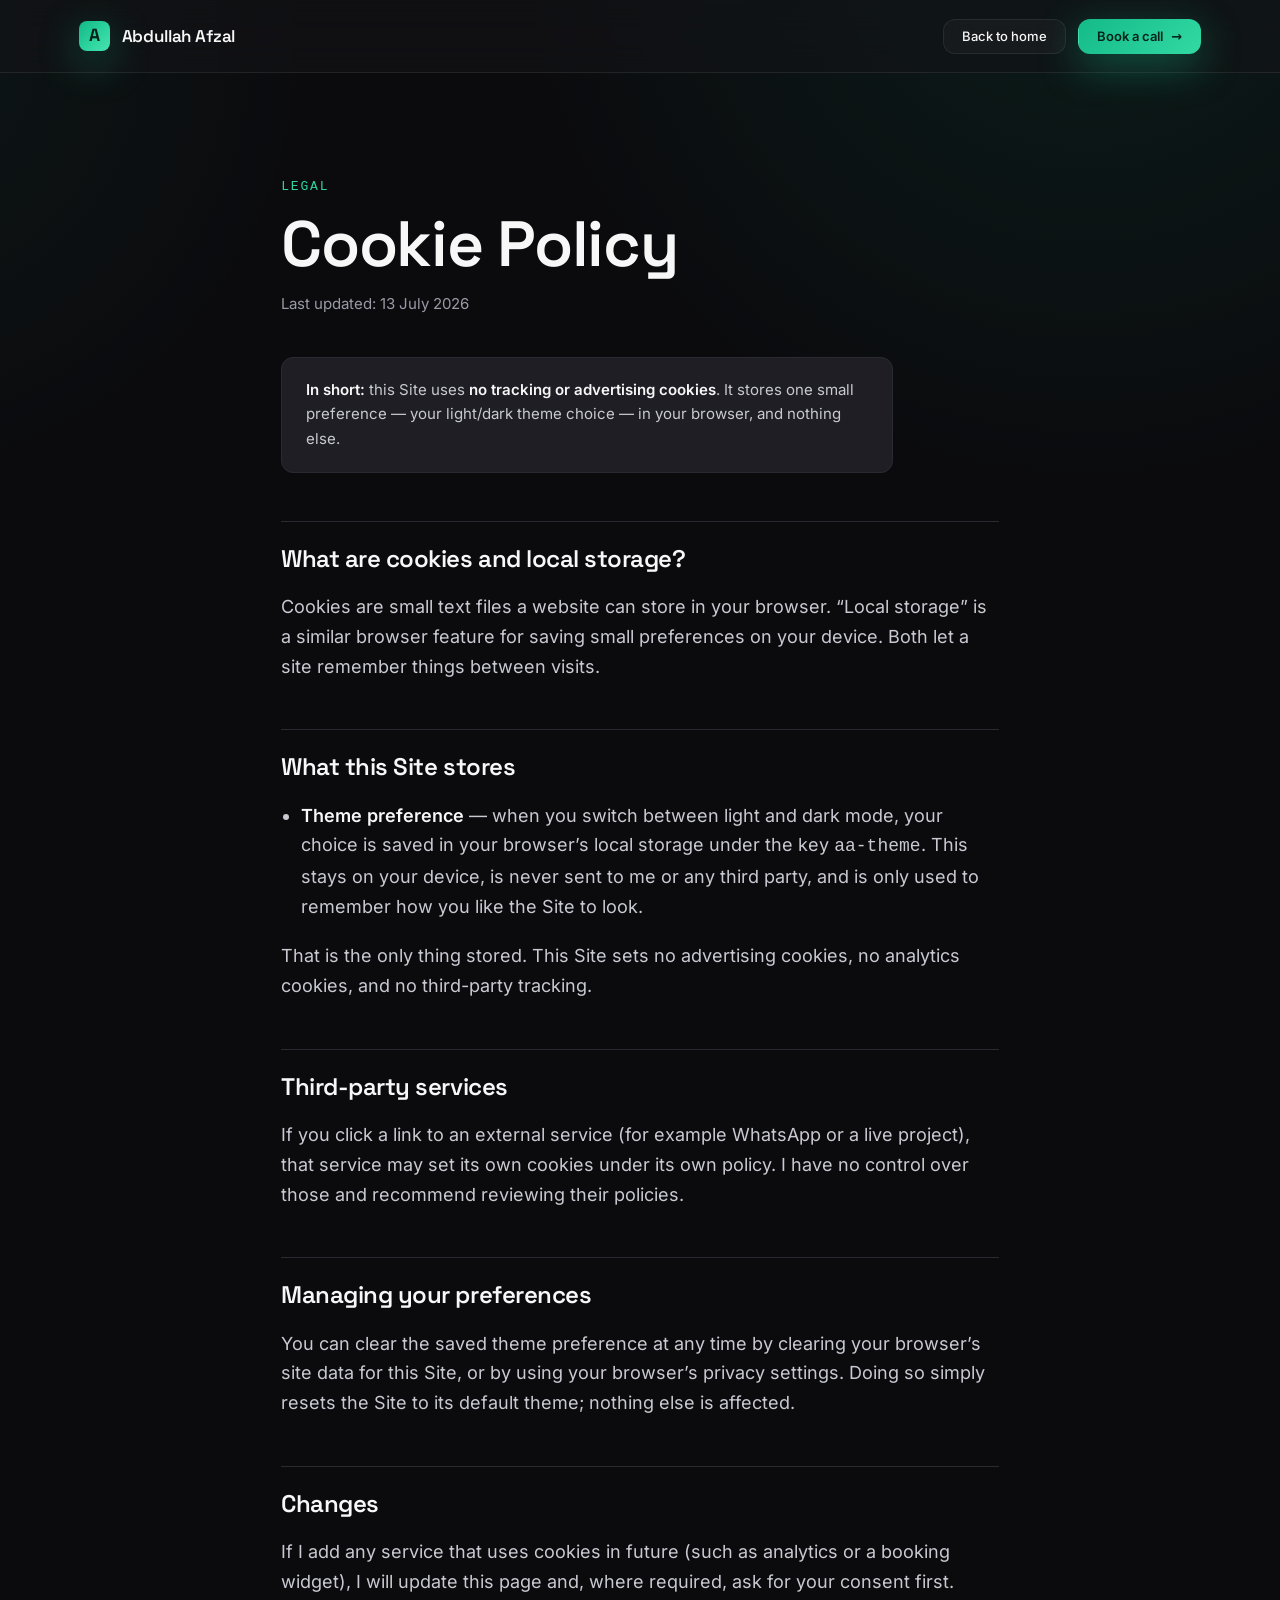
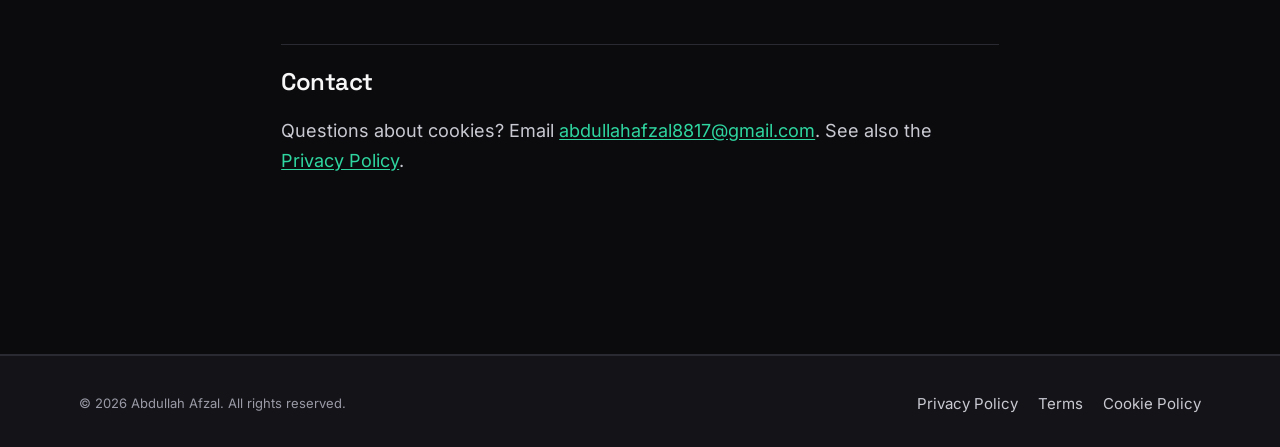
<file: cookies.html>
<!DOCTYPE html>
<html lang="en" data-theme="dark">
<head>
  <meta charset="UTF-8">
  <meta name="viewport" content="width=device-width, initial-scale=1.0">
  <title>Cookie Policy — Abdullah Afzal</title>
  <meta name="description" content="How this website uses cookies and local storage. In short: no tracking cookies, only a saved theme preference.">
  <meta name="robots" content="index, follow">
  <link rel="canonical" href="https://www.abdullahafzal.com/cookies.html">
  <meta name="theme-color" content="#0B0B0E">
  <link rel="icon" href="assets/favicons/icon.svg" type="image/svg+xml">
  <link rel="manifest" href="site.webmanifest">
  <link rel="preload" href="assets/fonts/space-grotesk-var.woff2" as="font" type="font/woff2" crossorigin>
  <link rel="preload" href="assets/fonts/inter-var.woff2" as="font" type="font/woff2" crossorigin>
  <link rel="stylesheet" href="assets/css/main.css">
</head>
<body>
  <a class="c-skip-link" href="#main">Skip to main content</a>

  <header class="c-header" id="site-header" data-header>
    <div class="c-header__inner l-container">
      <a class="c-header__brand c-brand" href="index.html#hero" aria-label="Abdullah Afzal — home">
        <span class="c-brand__mark" aria-hidden="true"></span>
        <span class="c-brand__name">Abdullah Afzal</span>
      </a>
      <div class="c-header__actions">
        <a class="c-btn c-btn--ghost c-btn--sm" href="index.html#hero">Back to home</a>
        <a class="c-btn c-btn--primary c-btn--sm c-header__cta" href="https://wa.me/923000378817?text=Hi%20Abdullah%2C%20I%20want%20to%20discuss%20growing%20my%20business." rel="noopener">
          Book a call
          <span class="c-btn__arrow" aria-hidden="true"></span>
        </a>
      </div>
    </div>
  </header>

  <main class="c-main" id="main">
    <section class="c-legal">
      <div class="c-legal__inner l-container">
        <p class="c-eyebrow c-legal__eyebrow">Legal</p>
        <h1 class="c-legal__title">Cookie Policy</h1>
        <p class="c-legal__updated">Last updated: 13 July 2026</p>

        <div class="c-legal__prose">
          <p class="c-legal__note"><strong>In short:</strong> this Site uses <strong>no tracking or advertising cookies</strong>. It stores one small preference &mdash; your light/dark theme choice &mdash; in your browser, and nothing else.</p>

          <h2>What are cookies and local storage?</h2>
          <p>Cookies are small text files a website can store in your browser. &ldquo;Local storage&rdquo; is a similar browser feature for saving small preferences on your device. Both let a site remember things between visits.</p>

          <h2>What this Site stores</h2>
          <ul>
            <li><strong>Theme preference</strong> &mdash; when you switch between light and dark mode, your choice is saved in your browser&rsquo;s local storage under the key <code>aa-theme</code>. This stays on your device, is never sent to me or any third party, and is only used to remember how you like the Site to look.</li>
          </ul>
          <p>That is the only thing stored. This Site sets no advertising cookies, no analytics cookies, and no third-party tracking.</p>

          <h2>Third-party services</h2>
          <p>If you click a link to an external service (for example WhatsApp or a live project), that service may set its own cookies under its own policy. I have no control over those and recommend reviewing their policies.</p>

          <h2>Managing your preferences</h2>
          <p>You can clear the saved theme preference at any time by clearing your browser&rsquo;s site data for this Site, or by using your browser&rsquo;s privacy settings. Doing so simply resets the Site to its default theme; nothing else is affected.</p>

          <h2>Changes</h2>
          <p>If I add any service that uses cookies in future (such as analytics or a booking widget), I will update this page and, where required, ask for your consent first.</p>

          <h2>Contact</h2>
          <p>Questions about cookies? Email <a href="mailto:abdullahafzal8817@gmail.com">abdullahafzal8817@gmail.com</a>. See also the <a href="privacy.html">Privacy Policy</a>.</p>
        </div>
      </div>
    </section>
  </main>

  <footer class="c-footer" role="contentinfo">
    <div class="c-footer__bottom">
      <div class="c-footer__bottom-inner l-container">
        <p class="c-footer__copyright">&copy; <time datetime="2026">2026</time> Abdullah Afzal. All rights reserved.</p>
        <ul class="c-footer__legal" aria-label="Legal">
          <li><a class="c-footer__link" href="privacy.html">Privacy Policy</a></li>
          <li><a class="c-footer__link" href="terms.html">Terms</a></li>
          <li><a class="c-footer__link" href="cookies.html">Cookie Policy</a></li>
        </ul>
      </div>
    </div>
  </footer>

  <script src="assets/js/script.js" defer></script>
</body>
</html>
</file>
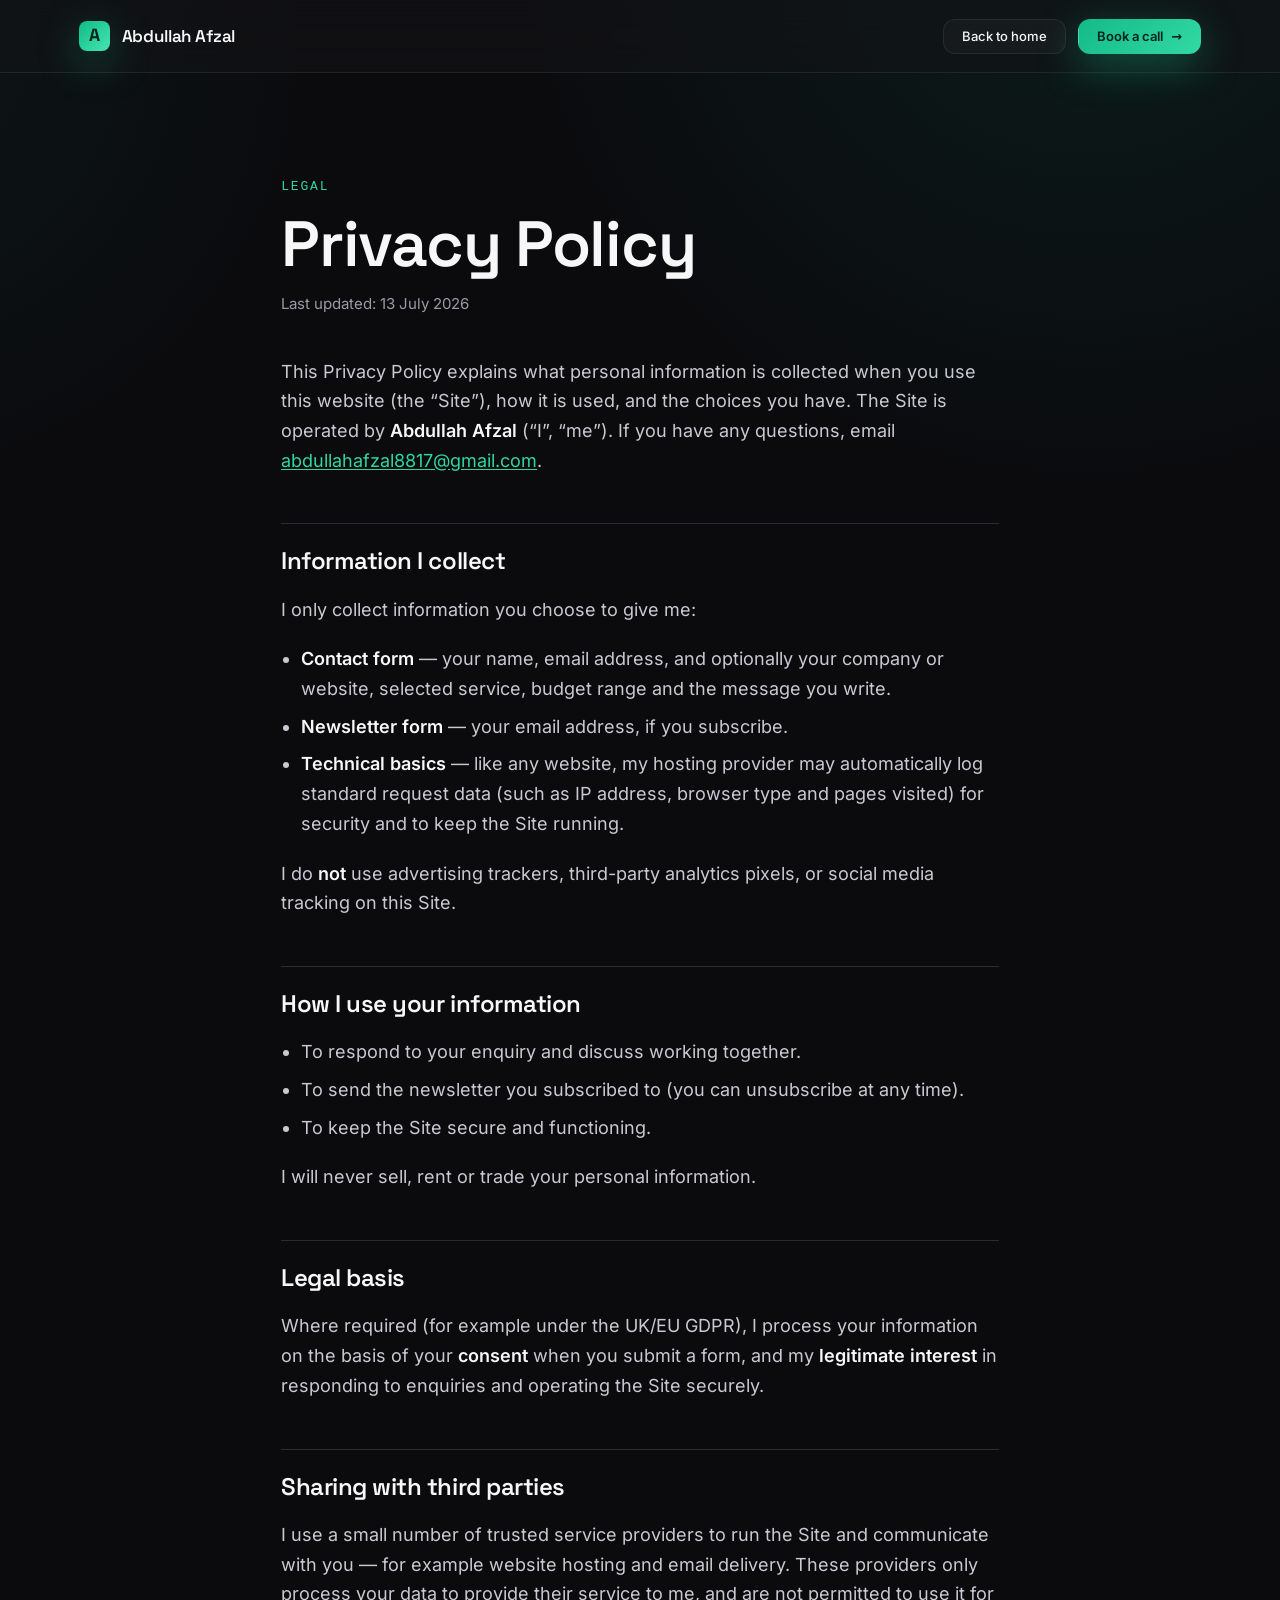
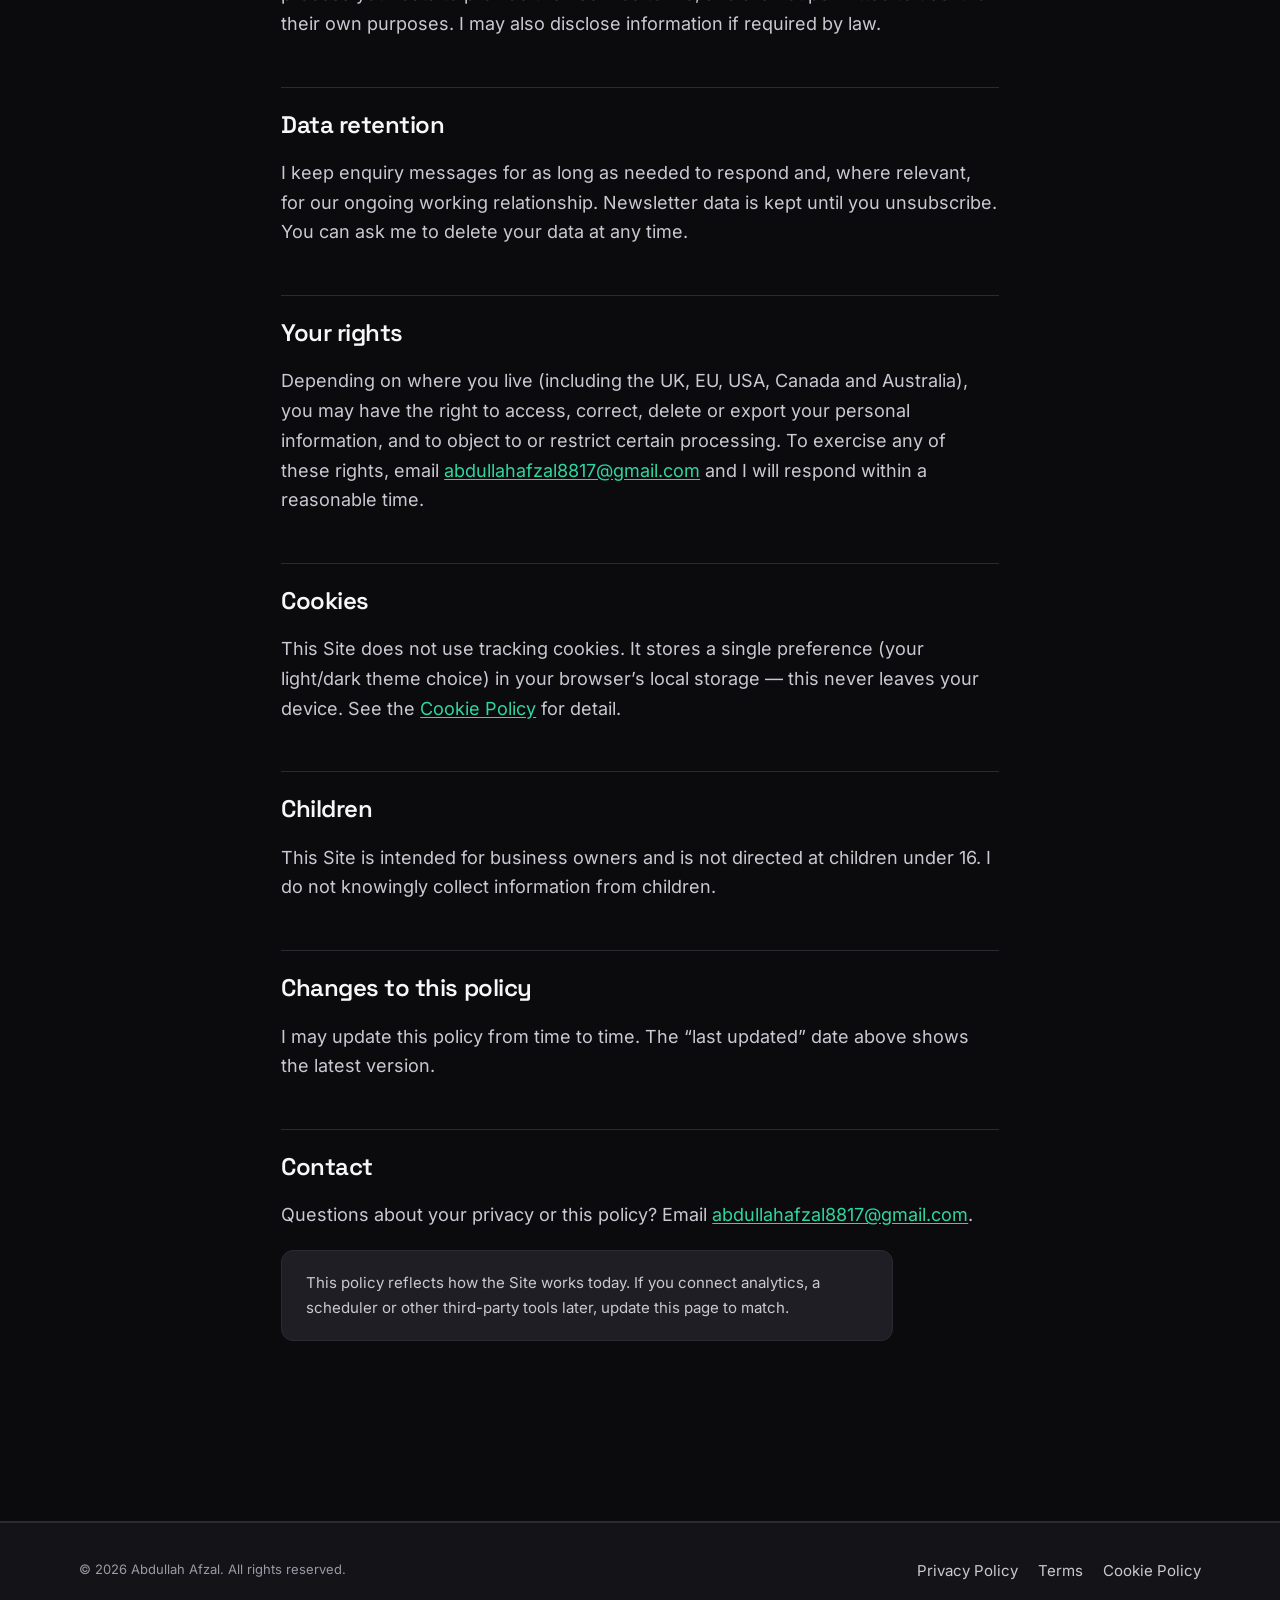
<file: privacy.html>
<!DOCTYPE html>
<html lang="en" data-theme="dark">
<head>
  <meta charset="UTF-8">
  <meta name="viewport" content="width=device-width, initial-scale=1.0">
  <title>Privacy Policy — Abdullah Afzal</title>
  <meta name="description" content="How Abdullah Afzal collects, uses and protects the personal information you share through this website.">
  <meta name="robots" content="index, follow">
  <link rel="canonical" href="https://www.abdullahafzal.com/privacy.html">
  <meta name="theme-color" content="#0B0B0E">
  <link rel="icon" href="assets/favicons/icon.svg" type="image/svg+xml">
  <link rel="manifest" href="site.webmanifest">
  <link rel="preload" href="assets/fonts/space-grotesk-var.woff2" as="font" type="font/woff2" crossorigin>
  <link rel="preload" href="assets/fonts/inter-var.woff2" as="font" type="font/woff2" crossorigin>
  <link rel="stylesheet" href="assets/css/main.css">
</head>
<body>
  <a class="c-skip-link" href="#main">Skip to main content</a>

  <header class="c-header" id="site-header" data-header>
    <div class="c-header__inner l-container">
      <a class="c-header__brand c-brand" href="index.html#hero" aria-label="Abdullah Afzal — home">
        <span class="c-brand__mark" aria-hidden="true"></span>
        <span class="c-brand__name">Abdullah Afzal</span>
      </a>
      <div class="c-header__actions">
        <a class="c-btn c-btn--ghost c-btn--sm" href="index.html#hero">Back to home</a>
        <a class="c-btn c-btn--primary c-btn--sm c-header__cta" href="https://wa.me/923000378817?text=Hi%20Abdullah%2C%20I%20want%20to%20discuss%20growing%20my%20business." rel="noopener">
          Book a call
          <span class="c-btn__arrow" aria-hidden="true"></span>
        </a>
      </div>
    </div>
  </header>

  <main class="c-main" id="main">
    <section class="c-legal">
      <div class="c-legal__inner l-container">
        <p class="c-eyebrow c-legal__eyebrow">Legal</p>
        <h1 class="c-legal__title">Privacy Policy</h1>
        <p class="c-legal__updated">Last updated: 13 July 2026</p>

        <div class="c-legal__prose">
          <p>This Privacy Policy explains what personal information is collected when you use this website (the &ldquo;Site&rdquo;), how it is used, and the choices you have. The Site is operated by <strong>Abdullah Afzal</strong> (&ldquo;I&rdquo;, &ldquo;me&rdquo;). If you have any questions, email <a href="mailto:abdullahafzal8817@gmail.com">abdullahafzal8817@gmail.com</a>.</p>

          <h2>Information I collect</h2>
          <p>I only collect information you choose to give me:</p>
          <ul>
            <li><strong>Contact form</strong> — your name, email address, and optionally your company or website, selected service, budget range and the message you write.</li>
            <li><strong>Newsletter form</strong> — your email address, if you subscribe.</li>
            <li><strong>Technical basics</strong> — like any website, my hosting provider may automatically log standard request data (such as IP address, browser type and pages visited) for security and to keep the Site running.</li>
          </ul>
          <p>I do <strong>not</strong> use advertising trackers, third-party analytics pixels, or social media tracking on this Site.</p>

          <h2>How I use your information</h2>
          <ul>
            <li>To respond to your enquiry and discuss working together.</li>
            <li>To send the newsletter you subscribed to (you can unsubscribe at any time).</li>
            <li>To keep the Site secure and functioning.</li>
          </ul>
          <p>I will never sell, rent or trade your personal information.</p>

          <h2>Legal basis</h2>
          <p>Where required (for example under the UK/EU GDPR), I process your information on the basis of your <strong>consent</strong> when you submit a form, and my <strong>legitimate interest</strong> in responding to enquiries and operating the Site securely.</p>

          <h2>Sharing with third parties</h2>
          <p>I use a small number of trusted service providers to run the Site and communicate with you — for example website hosting and email delivery. These providers only process your data to provide their service to me, and are not permitted to use it for their own purposes. I may also disclose information if required by law.</p>

          <h2>Data retention</h2>
          <p>I keep enquiry messages for as long as needed to respond and, where relevant, for our ongoing working relationship. Newsletter data is kept until you unsubscribe. You can ask me to delete your data at any time.</p>

          <h2>Your rights</h2>
          <p>Depending on where you live (including the UK, EU, USA, Canada and Australia), you may have the right to access, correct, delete or export your personal information, and to object to or restrict certain processing. To exercise any of these rights, email <a href="mailto:abdullahafzal8817@gmail.com">abdullahafzal8817@gmail.com</a> and I will respond within a reasonable time.</p>

          <h2>Cookies</h2>
          <p>This Site does not use tracking cookies. It stores a single preference (your light/dark theme choice) in your browser&rsquo;s local storage — this never leaves your device. See the <a href="cookies.html">Cookie Policy</a> for detail.</p>

          <h2>Children</h2>
          <p>This Site is intended for business owners and is not directed at children under 16. I do not knowingly collect information from children.</p>

          <h2>Changes to this policy</h2>
          <p>I may update this policy from time to time. The &ldquo;last updated&rdquo; date above shows the latest version.</p>

          <h2>Contact</h2>
          <p>Questions about your privacy or this policy? Email <a href="mailto:abdullahafzal8817@gmail.com">abdullahafzal8817@gmail.com</a>.</p>

          <p class="c-legal__note">This policy reflects how the Site works today. If you connect analytics, a scheduler or other third-party tools later, update this page to match.</p>
        </div>
      </div>
    </section>
  </main>

  <footer class="c-footer" role="contentinfo">
    <div class="c-footer__bottom">
      <div class="c-footer__bottom-inner l-container">
        <p class="c-footer__copyright">&copy; <time datetime="2026">2026</time> Abdullah Afzal. All rights reserved.</p>
        <ul class="c-footer__legal" aria-label="Legal">
          <li><a class="c-footer__link" href="privacy.html">Privacy Policy</a></li>
          <li><a class="c-footer__link" href="terms.html">Terms</a></li>
          <li><a class="c-footer__link" href="cookies.html">Cookie Policy</a></li>
        </ul>
      </div>
    </div>
  </footer>

  <script src="assets/js/script.js" defer></script>
</body>
</html>
</file>
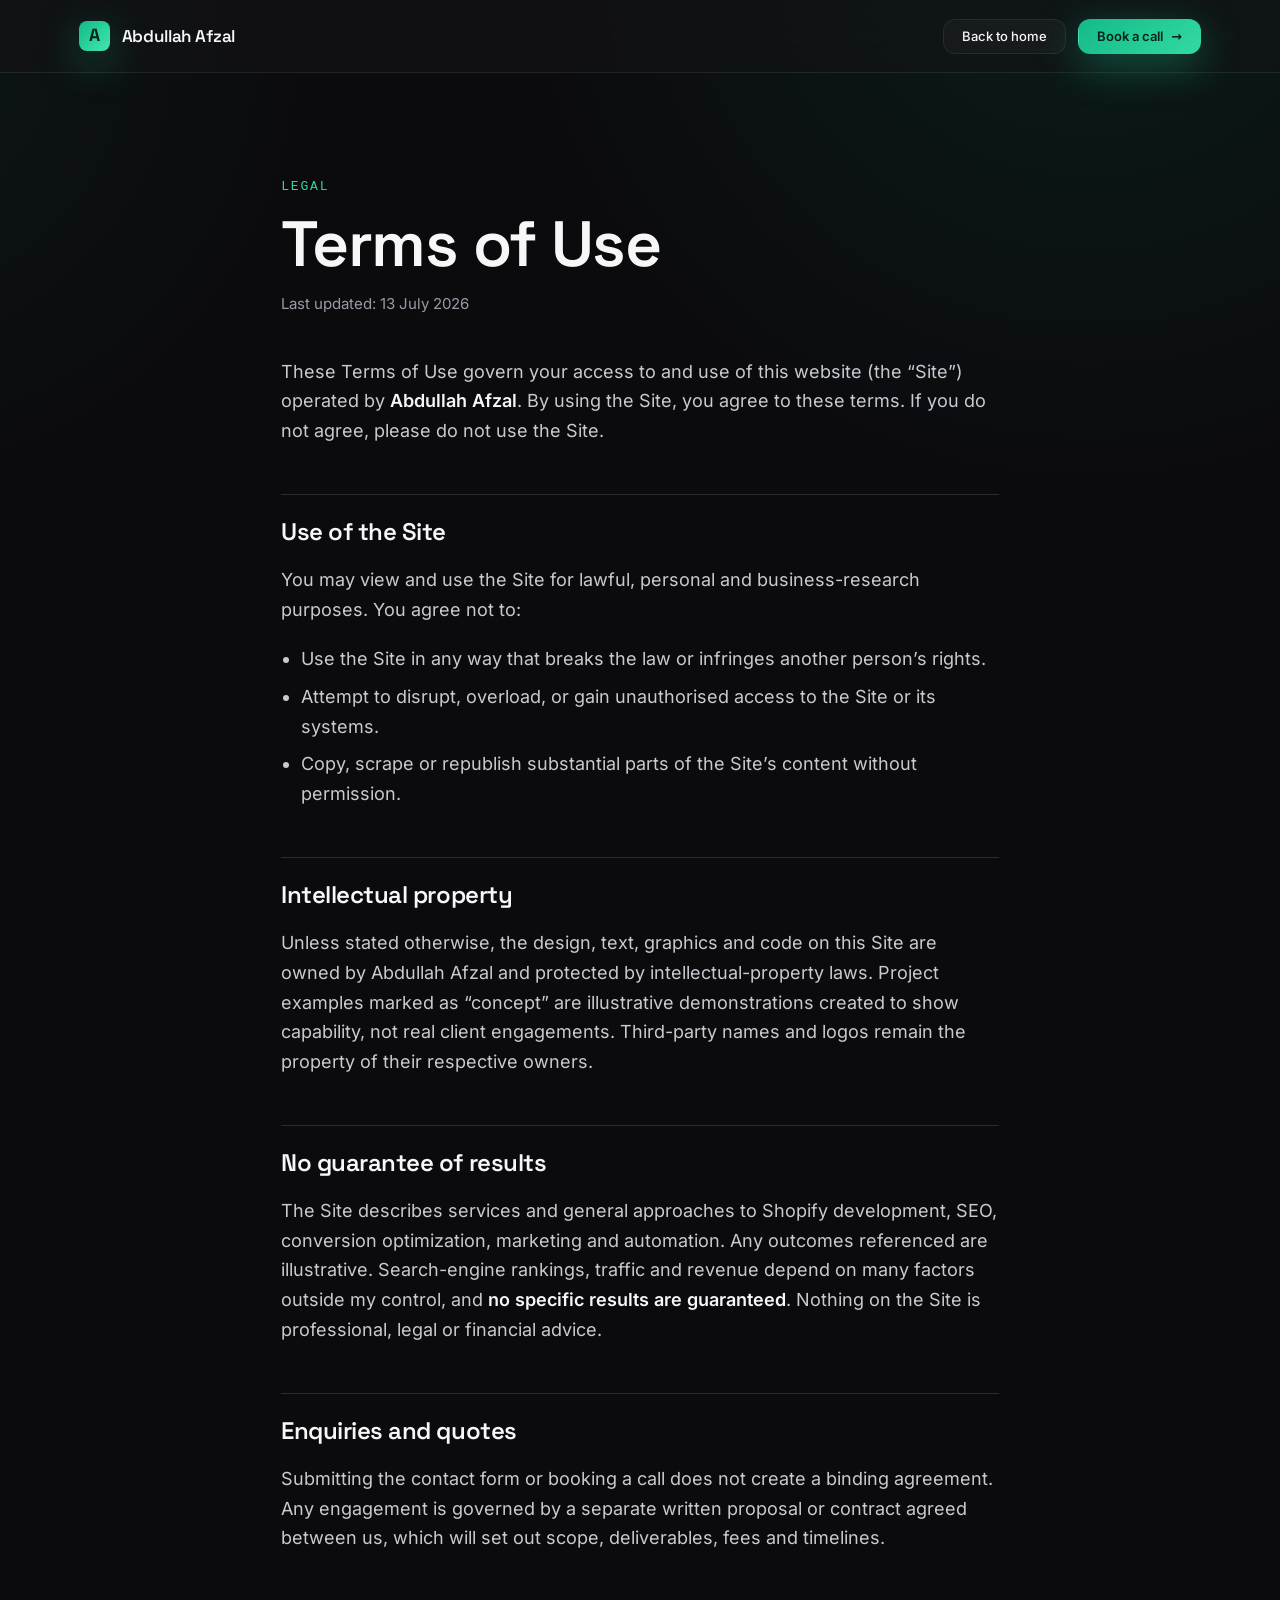
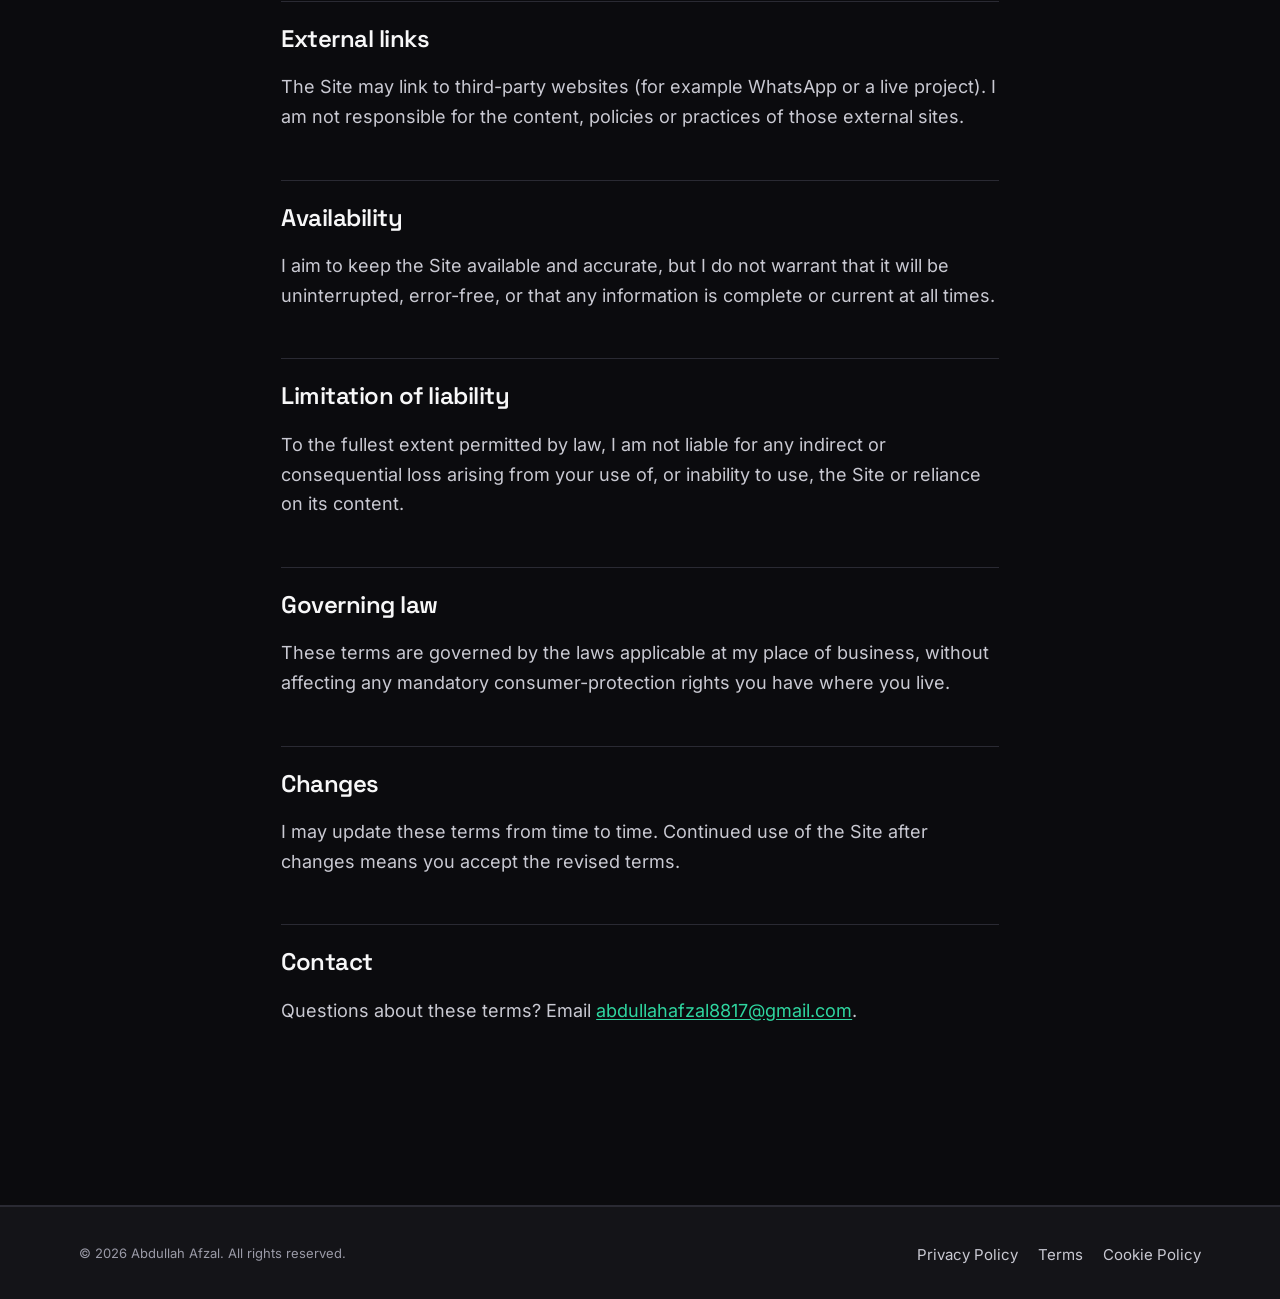
<file: terms.html>
<!DOCTYPE html>
<html lang="en" data-theme="dark">
<head>
  <meta charset="UTF-8">
  <meta name="viewport" content="width=device-width, initial-scale=1.0">
  <title>Terms of Use — Abdullah Afzal</title>
  <meta name="description" content="The terms that govern your use of Abdullah Afzal's website and the information published on it.">
  <meta name="robots" content="index, follow">
  <link rel="canonical" href="https://www.abdullahafzal.com/terms.html">
  <meta name="theme-color" content="#0B0B0E">
  <link rel="icon" href="assets/favicons/icon.svg" type="image/svg+xml">
  <link rel="manifest" href="site.webmanifest">
  <link rel="preload" href="assets/fonts/space-grotesk-var.woff2" as="font" type="font/woff2" crossorigin>
  <link rel="preload" href="assets/fonts/inter-var.woff2" as="font" type="font/woff2" crossorigin>
  <link rel="stylesheet" href="assets/css/main.css">
</head>
<body>
  <a class="c-skip-link" href="#main">Skip to main content</a>

  <header class="c-header" id="site-header" data-header>
    <div class="c-header__inner l-container">
      <a class="c-header__brand c-brand" href="index.html#hero" aria-label="Abdullah Afzal — home">
        <span class="c-brand__mark" aria-hidden="true"></span>
        <span class="c-brand__name">Abdullah Afzal</span>
      </a>
      <div class="c-header__actions">
        <a class="c-btn c-btn--ghost c-btn--sm" href="index.html#hero">Back to home</a>
        <a class="c-btn c-btn--primary c-btn--sm c-header__cta" href="https://wa.me/923000378817?text=Hi%20Abdullah%2C%20I%20want%20to%20discuss%20growing%20my%20business." rel="noopener">
          Book a call
          <span class="c-btn__arrow" aria-hidden="true"></span>
        </a>
      </div>
    </div>
  </header>

  <main class="c-main" id="main">
    <section class="c-legal">
      <div class="c-legal__inner l-container">
        <p class="c-eyebrow c-legal__eyebrow">Legal</p>
        <h1 class="c-legal__title">Terms of Use</h1>
        <p class="c-legal__updated">Last updated: 13 July 2026</p>

        <div class="c-legal__prose">
          <p>These Terms of Use govern your access to and use of this website (the &ldquo;Site&rdquo;) operated by <strong>Abdullah Afzal</strong>. By using the Site, you agree to these terms. If you do not agree, please do not use the Site.</p>

          <h2>Use of the Site</h2>
          <p>You may view and use the Site for lawful, personal and business-research purposes. You agree not to:</p>
          <ul>
            <li>Use the Site in any way that breaks the law or infringes another person&rsquo;s rights.</li>
            <li>Attempt to disrupt, overload, or gain unauthorised access to the Site or its systems.</li>
            <li>Copy, scrape or republish substantial parts of the Site&rsquo;s content without permission.</li>
          </ul>

          <h2>Intellectual property</h2>
          <p>Unless stated otherwise, the design, text, graphics and code on this Site are owned by Abdullah Afzal and protected by intellectual-property laws. Project examples marked as &ldquo;concept&rdquo; are illustrative demonstrations created to show capability, not real client engagements. Third-party names and logos remain the property of their respective owners.</p>

          <h2>No guarantee of results</h2>
          <p>The Site describes services and general approaches to Shopify development, SEO, conversion optimization, marketing and automation. Any outcomes referenced are illustrative. Search-engine rankings, traffic and revenue depend on many factors outside my control, and <strong>no specific results are guaranteed</strong>. Nothing on the Site is professional, legal or financial advice.</p>

          <h2>Enquiries and quotes</h2>
          <p>Submitting the contact form or booking a call does not create a binding agreement. Any engagement is governed by a separate written proposal or contract agreed between us, which will set out scope, deliverables, fees and timelines.</p>

          <h2>External links</h2>
          <p>The Site may link to third-party websites (for example WhatsApp or a live project). I am not responsible for the content, policies or practices of those external sites.</p>

          <h2>Availability</h2>
          <p>I aim to keep the Site available and accurate, but I do not warrant that it will be uninterrupted, error-free, or that any information is complete or current at all times.</p>

          <h2>Limitation of liability</h2>
          <p>To the fullest extent permitted by law, I am not liable for any indirect or consequential loss arising from your use of, or inability to use, the Site or reliance on its content.</p>

          <h2>Governing law</h2>
          <p>These terms are governed by the laws applicable at my place of business, without affecting any mandatory consumer-protection rights you have where you live.</p>

          <h2>Changes</h2>
          <p>I may update these terms from time to time. Continued use of the Site after changes means you accept the revised terms.</p>

          <h2>Contact</h2>
          <p>Questions about these terms? Email <a href="mailto:abdullahafzal8817@gmail.com">abdullahafzal8817@gmail.com</a>.</p>
        </div>
      </div>
    </section>
  </main>

  <footer class="c-footer" role="contentinfo">
    <div class="c-footer__bottom">
      <div class="c-footer__bottom-inner l-container">
        <p class="c-footer__copyright">&copy; <time datetime="2026">2026</time> Abdullah Afzal. All rights reserved.</p>
        <ul class="c-footer__legal" aria-label="Legal">
          <li><a class="c-footer__link" href="privacy.html">Privacy Policy</a></li>
          <li><a class="c-footer__link" href="terms.html">Terms</a></li>
          <li><a class="c-footer__link" href="cookies.html">Cookie Policy</a></li>
        </ul>
      </div>
    </div>
  </footer>

  <script src="assets/js/script.js" defer></script>
</body>
</html>
</file>
<file: assets/css/main.css>
/* ============================================================================
   Abdullah Afzal — Personal Brand Website
   Production stylesheet (single file)
   ----------------------------------------------------------------------------
   TABLE OF CONTENTS
   1.  RESET
   2.  ROOT VARIABLES (color, type, spacing, radius, shadow, motion, layout)
   3.  BASE & TYPOGRAPHY
   4.  LAYOUT (container, section rhythm, grid helpers)
   5.  UTILITIES
   6.  COMPONENTS — Buttons
   7.  COMPONENTS — Links
   8.  COMPONENTS — Tags & Badges
   9.  COMPONENTS — Icons (placeholder system)
   10. COMPONENTS — Cards
   11. COMPONENTS — Browser Mockup
   12. COMPONENTS — Forms
   13. NAVIGATION — Header, Nav, Mobile menu, Theme toggle
   14. SECTION — Hero
   15. SECTION — Trust Bar
   16. SECTION — About
   17. SECTION — Expertise
   18. SECTION — Services
   19. SECTION — Process
   20. SECTION — Why Work With Me
   21. SECTION — Case Studies
   22. SECTION — Portfolio
   23. SECTION — Testimonials
   24. SECTION — FAQ
   25. SECTION — Blog
   26. SECTION — Contact
   27. FOOTER
   28. ANIMATIONS
   29. RESPONSIVE
   30. ACCESSIBILITY & REDUCED MOTION
   ========================================================================== */


/* ============================================================================
   1. RESET
   ========================================================================== */
*,
*::before,
*::after { box-sizing: border-box; }

* { margin: 0; }

html {
  -webkit-text-size-adjust: 100%;
  text-size-adjust: 100%;
  scroll-behavior: smooth;
}

body {
  min-height: 100vh;
  line-height: 1.65;
  -webkit-font-smoothing: antialiased;
  text-rendering: optimizeLegibility;
}

img,
picture,
svg,
video {
  display: block;
  max-width: 100%;
  height: auto;
}

input,
button,
textarea,
select { font: inherit; color: inherit; }

button { cursor: pointer; background: none; border: 0; }

ul[class],
ol[class] { list-style: none; padding: 0; }

a { color: inherit; text-decoration: none; }

h1, h2, h3, h4, h5, h6 { line-height: 1.1; font-weight: 600; }

:target { scroll-margin-top: 6rem; }

[hidden] { display: none !important; }


/* ============================================================================
   2. ROOT VARIABLES
   ========================================================================== */
:root {
  /* -- Primitive palette ------------------------------------------------- */
  --neutral-0:   #FFFFFF;
  --neutral-50:  #F7F7F8;
  --neutral-100: #EEEEF1;
  --neutral-200: #E2E2E7;
  --neutral-300: #C9C9D2;
  --neutral-400: #9A9AA7;
  --neutral-500: #6E6E7B;
  --neutral-600: #4A4A55;
  --neutral-700: #33333B;
  --neutral-800: #1E1E24;
  --neutral-900: #141418;
  --neutral-950: #0B0B0E;

  --accent-100: #E0D8FD;
  --accent-200: #C4B4FB;
  --accent-300: #A488F8;
  --accent-400: #8A69F4;
  --accent-500: #6D45EE;
  --accent-600: #5A30D9;
  --accent-700: #4A26B4;

  --emerald-300: #5CEBC0;
  --emerald-400: #2FD6A0;
  --emerald-500: #12B886;
  --emerald-600: #0E9F76;
  --emerald-700: #0B8A66;

  --warning: #E8A317;
  --error:   #E5484D;
  --success: #12B886;

  /* -- Accent gradients & glow ------------------------------------------- */
  --gradient-accent: linear-gradient(135deg, #12B886 0%, #2FD6A0 60%, #5CEBC0 130%);
  --gradient-text:   linear-gradient(100deg, #5CEBC0 0%, #12B886 92%);
  --accent-glow:     rgba(18, 184, 134, 0.35);

  /* -- Typography -------------------------------------------------------- */
  --font-display: "Space Grotesk", "Segoe UI", system-ui, sans-serif;
  --font-body: "Inter", system-ui, -apple-system, "Segoe UI", Roboto, sans-serif;
  --font-mono: "JetBrains Mono", ui-monospace, "SFMono-Regular", Menlo, monospace;

  /* Responsive type scale — mobile → desktop targets baked into each clamp:
     hero 30→64px · section 24→48px · card 20→24px · body 15→18px */
  --text-display: clamp(2.25rem, 1.3rem + 4.6vw, 4.5rem);
  --text-h1:      clamp(1.9rem, 1.1rem + 4vw, 4rem);          /* hero: 30 → 64 */
  --text-h2:      clamp(1.5rem, 0.95rem + 2.9vw, 3rem);       /* section: 24 → 48 */
  --text-h3:      clamp(1.25rem, 1.05rem + 1vw, 1.5rem);      /* card lg: 20 → 24 */
  --text-h4:      clamp(1.125rem, 1rem + 0.6vw, 1.375rem);    /* card: 18 → 22 */
  --text-h5:      clamp(1.0625rem, 1rem + 0.35vw, 1.25rem);   /* card sm: 17 → 20 */
  --text-lead:    clamp(1.0625rem, 0.98rem + 0.5vw, 1.3125rem);/* lead: 17 → 21 */
  --text-body:    clamp(0.9375rem, 0.85rem + 0.42vw, 1.125rem);/* body: 15 → 18 */
  --text-sm:      0.9375rem;
  --text-caption: 0.8125rem;
  --text-micro:   0.75rem;
  --eyebrow-size: 0.8125rem;

  /* -- Spacing scale (4px base) ------------------------------------------ */
  --space-1: 0.25rem;
  --space-2: 0.5rem;
  --space-3: 0.75rem;
  --space-4: 1rem;
  --space-5: 1.25rem;
  --space-6: 1.5rem;
  --space-8: 2rem;
  --space-10: 2.5rem;
  --space-12: 3rem;
  --space-16: 4rem;
  --space-20: 5rem;
  --space-24: 6rem;
  --space-32: 8rem;

  --section-pad: clamp(4.375rem, 2.8rem + 5.5vw, 7.5rem); /* 70 → 90 → 120 */

  /* -- Radius ------------------------------------------------------------ */
  --radius-xs: 4px;
  --radius-sm: 8px;
  --radius-md: 12px;
  --radius-lg: 20px;
  --radius-xl: 28px;
  --radius-2xl: 36px;
  --radius-full: 9999px;

  /* -- Layout ------------------------------------------------------------ */
  --container-max: 1240px;
  --container-pad: clamp(1.25rem, 0.5rem + 4vw, 4rem);
  --header-height: 4.5rem;

  /* -- Motion ------------------------------------------------------------ */
  --motion-fast: 120ms;
  --motion-base: 200ms;
  --motion-slow: 320ms;
  --motion-slower: 520ms;
  --ease-standard: cubic-bezier(0.2, 0, 0, 1);
  --ease-out: cubic-bezier(0, 0, 0, 1);
  --ease-spring: cubic-bezier(0.34, 1.56, 0.64, 1);

  /* -- SEMANTIC TOKENS — DARK THEME (default) ---------------------------- */
  --color-bg: var(--neutral-950);
  --color-bg-alt: var(--neutral-900);
  --color-surface: var(--neutral-800);
  --color-surface-2: #26262E;
  --color-text: var(--neutral-50);
  --color-text-secondary: var(--neutral-300);
  --color-text-muted: var(--neutral-400);
  --color-border: #2A2A33;
  --color-border-strong: #3A3A45;
  --color-accent: var(--emerald-400);
  --color-accent-hover: var(--emerald-300);
  --color-accent-contrast: var(--neutral-950);
  --color-focus: var(--emerald-300);

  --shadow-sm: 0 2px 10px rgba(0, 0, 0, 0.35);
  --shadow-md: 0 10px 30px rgba(0, 0, 0, 0.45);
  --shadow-lg: 0 20px 55px rgba(0, 0, 0, 0.55);
  --shadow-xl: 0 32px 80px rgba(0, 0, 0, 0.6);
  --shadow-accent: 0 12px 40px rgba(18, 184, 134, 0.4);

  --glass-bg: rgba(20, 20, 24, 0.62);
  --glass-border: rgba(255, 255, 255, 0.08);

  color-scheme: dark;
}

/* -- SEMANTIC TOKENS — LIGHT THEME ------------------------------------- */
:root[data-theme="light"] {
  --color-bg: var(--neutral-50);
  --color-bg-alt: var(--neutral-0);
  --color-surface: var(--neutral-0);
  --color-surface-2: var(--neutral-50);
  --color-text: var(--neutral-900);
  --color-text-secondary: var(--neutral-600);
  --color-text-muted: var(--neutral-500);
  --color-border: var(--neutral-200);
  --color-border-strong: var(--neutral-300);
  --color-accent: var(--emerald-600);
  --color-accent-hover: var(--emerald-700);
  --color-accent-contrast: var(--neutral-0);
  --color-focus: var(--emerald-500);

  --shadow-sm: 0 2px 8px rgba(16, 16, 24, 0.06);
  --shadow-md: 0 10px 30px rgba(16, 16, 24, 0.09);
  --shadow-lg: 0 20px 55px rgba(16, 16, 24, 0.13);
  --shadow-xl: 0 32px 80px rgba(16, 16, 24, 0.16);
  --shadow-accent: 0 12px 40px rgba(18, 184, 134, 0.28);

  --glass-bg: rgba(255, 255, 255, 0.7);
  --glass-border: rgba(0, 0, 0, 0.06);

  color-scheme: light;
}


/* ============================================================================
   FONT FACES (self-hosted variable woff2)
   ========================================================================== */
@font-face {
  font-family: "Space Grotesk";
  font-style: normal;
  font-weight: 300 700;
  font-display: swap;
  src: url("../fonts/space-grotesk-var.woff2") format("woff2");
}
@font-face {
  font-family: "Inter";
  font-style: normal;
  font-weight: 100 900;
  font-display: swap;
  src: url("../fonts/inter-var.woff2") format("woff2");
}


/* ============================================================================
   3. BASE & TYPOGRAPHY
   ========================================================================== */
body {
  font-family: var(--font-body);
  font-size: var(--text-body);
  color: var(--color-text);
  background-color: var(--color-bg);
  background-image:
    radial-gradient(60rem 60rem at 85% -10%, rgba(18, 184, 134, 0.10), transparent 60%),
    radial-gradient(50rem 50rem at -10% 5%, rgba(47, 214, 160, 0.06), transparent 55%);
  background-attachment: fixed;
  background-repeat: no-repeat;
}

h1, h2, h3, h4 { font-family: var(--font-display); letter-spacing: -0.02em; }

p { color: var(--color-text-secondary); max-width: 68ch; }

strong { color: var(--color-text); font-weight: 600; }

::selection { background: var(--emerald-500); color: #06231A; }

/* Eyebrow / kicker */
.c-eyebrow {
  display: inline-block;
  font-family: var(--font-mono);
  font-size: var(--eyebrow-size);
  font-weight: 500;
  letter-spacing: 0.14em;
  text-transform: uppercase;
  color: var(--color-accent);
  margin-bottom: var(--space-4);
}


/* ============================================================================
   4. LAYOUT
   ========================================================================== */
.l-container {
  width: 100%;
  max-width: var(--container-max);
  margin-inline: auto;
  padding-inline: var(--container-pad);
}

/* Shared vertical rhythm for all top-level sections */
.c-hero,
.c-trust-bar,
.c-about,
.c-expertise,
.c-service,
.c-process,
.c-why,
.c-case-studies,
.c-portfolio,
.c-testimonials,
.c-faq,
.c-blog,
.c-contact { padding-block: var(--section-pad); position: relative; }

/* Alternating surface tones for section rhythm */
.c-trust-bar,
.c-expertise,
.c-why,
.c-blog { background-color: var(--color-bg-alt); }

.c-trust-bar { padding-block: var(--space-10); }

/* Generic section header block */
.c-expertise__header,
.c-service__header,
.c-process__header,
.c-why__header,
.c-case-studies__header,
.c-portfolio__header,
.c-testimonials__header,
.c-faq__header,
.c-blog__header,
.c-contact__header { max-width: 60ch; margin-bottom: var(--space-12); }

.c-expertise__title,
.c-service__title,
.c-process__title,
.c-why__title,
.c-case-studies__title,
.c-portfolio__title,
.c-testimonials__title,
.c-faq__title,
.c-blog__title,
.c-contact__title { font-size: var(--text-h2); }

.c-expertise__intro,
.c-service__intro,
.c-why__intro,
.c-case-studies__intro,
.c-portfolio__intro,
.c-testimonials__intro,
.c-faq__intro,
.c-blog__intro,
.c-contact__intro {
  font-size: var(--text-lead);
  color: var(--color-text-secondary);
  margin-top: var(--space-4);
}


/* ============================================================================
   5. UTILITIES
   ========================================================================== */
.u-visually-hidden {
  position: absolute !important;
  width: 1px; height: 1px;
  padding: 0; margin: -1px;
  overflow: hidden; clip: rect(0 0 0 0);
  clip-path: inset(50%); white-space: nowrap; border: 0;
}

/* Skip link */
.c-skip-link {
  position: fixed;
  top: var(--space-2);
  left: var(--space-2);
  z-index: 200;
  padding: var(--space-3) var(--space-5);
  background: var(--color-accent);
  color: var(--color-accent-contrast);
  border-radius: var(--radius-md);
  font-weight: 600;
  transform: translateY(-150%);
  transition: transform var(--motion-base) var(--ease-standard);
}
.c-skip-link:focus { transform: translateY(0); }


/* ============================================================================
   6. COMPONENTS — Buttons
   ========================================================================== */
.c-btn {
  --btn-pad-y: 0.875rem;
  --btn-pad-x: 1.5rem;
  display: inline-flex;
  align-items: center;
  justify-content: center;
  gap: var(--space-2);
  padding: var(--btn-pad-y) var(--btn-pad-x);
  font-weight: 500;
  font-size: var(--text-sm);
  line-height: 1;
  border-radius: var(--radius-md);
  border: 1px solid transparent;
  white-space: nowrap;
  transition: transform var(--motion-base) var(--ease-standard),
              box-shadow var(--motion-base) var(--ease-standard),
              background-color var(--motion-base) var(--ease-standard),
              border-color var(--motion-base) var(--ease-standard),
              color var(--motion-base) var(--ease-standard);
}
.c-btn--sm { --btn-pad-y: 0.625rem; --btn-pad-x: 1.125rem; font-size: var(--text-caption); }
.c-btn--lg { --btn-pad-y: 1.0625rem; --btn-pad-x: 2rem; font-size: var(--text-body); }

.c-btn--primary {
  background-image: var(--gradient-accent);
  background-size: 160% 160%;
  background-position: 0% 50%;
  color: #06231A; /* dark text on emerald — AA contrast */
  font-weight: 600;
  box-shadow: var(--shadow-accent);
  transition: background-position var(--motion-slow) var(--ease-standard),
              transform var(--motion-base) var(--ease-standard),
              box-shadow var(--motion-base) var(--ease-standard);
}
.c-btn--primary:hover {
  background-position: 100% 50%;
  transform: translateY(-2px);
  box-shadow: 0 16px 48px rgba(18, 184, 134, 0.5);
}
.c-btn--primary:active { transform: translateY(0); }

.c-btn--secondary {
  background: var(--color-surface);
  color: var(--color-text);
  border-color: var(--color-border-strong);
}
.c-btn--secondary:hover {
  border-color: var(--color-accent);
  transform: translateY(-2px);
  box-shadow: var(--shadow-md);
}

.c-btn--ghost {
  background: transparent;
  color: var(--color-text);
  border-color: var(--color-border);
}
.c-btn--ghost:hover {
  border-color: var(--color-accent);
  color: var(--color-accent);
  background: rgba(18, 184, 134, 0.06);
}

/* Trailing arrow micro-interaction */
.c-btn__arrow { display: inline-flex; transition: transform var(--motion-base) var(--ease-standard); }
.c-btn__arrow::before { content: "\2192"; }         /* → */
.c-btn:hover .c-btn__arrow { transform: translateX(4px); }


/* ============================================================================
   7. COMPONENTS — Links
   ========================================================================== */
.c-link {
  display: inline-flex;
  align-items: center;
  gap: var(--space-2);
  font-weight: 500;
  color: var(--color-accent);
  transition: color var(--motion-base) var(--ease-standard);
}
.c-link--arrow .c-link__arrow { transition: transform var(--motion-base) var(--ease-standard); }
.c-link--arrow .c-link__arrow::before { content: "\2192"; }
.c-link--arrow:hover { color: var(--color-accent-hover); }
.c-link--arrow:hover .c-link__arrow { transform: translateX(4px); }


/* ============================================================================
   8. COMPONENTS — Tags & Badges
   ========================================================================== */
.c-tag {
  display: inline-flex;
  align-items: center;
  padding: 0.375rem 0.75rem;
  font-size: var(--text-caption);
  font-weight: 500;
  color: var(--color-text-secondary);
  background: var(--color-surface-2);
  border: 1px solid var(--color-border);
  border-radius: var(--radius-full);
  white-space: nowrap;
}

.c-tag--filter { transition: all var(--motion-base) var(--ease-standard); cursor: pointer; }
.c-tag--filter:hover { border-color: var(--color-accent); color: var(--color-text); }
.c-tag--filter.is-active {
  background: var(--gradient-accent);
  color: #fff;
  border-color: transparent;
}

.c-badge {
  display: inline-flex;
  align-items: center;
  gap: var(--space-2);
  padding: 0.3125rem 0.75rem;
  font-size: var(--text-caption);
  font-weight: 600;
  letter-spacing: 0.02em;
  border-radius: var(--radius-full);
  border: 1px solid transparent;
  width: fit-content;
}
.c-badge::before { content: ""; width: 6px; height: 6px; border-radius: var(--radius-full); background: currentColor; }

.c-badge--live      { color: var(--emerald-400); background: rgba(18, 184, 134, 0.12); border-color: rgba(18, 184, 134, 0.3); }
.c-badge--available { color: var(--emerald-400); background: rgba(18, 184, 134, 0.12); border-color: rgba(18, 184, 134, 0.3); }
.c-badge--concept   { color: var(--color-text-secondary); background: var(--color-surface-2); border-color: var(--color-border-strong); }
.c-badge--placeholder { color: var(--color-text-muted); background: var(--color-surface-2); border-color: var(--color-border); }


/* ============================================================================
   9. COMPONENTS — Icons (placeholder system)
   Placeholder icons render as premium accent chips until SVGs are added.
   ========================================================================== */
.c-icon {
  display: inline-flex;
  flex-shrink: 0;
  width: 1.25em;
  height: 1.25em;
  border-radius: var(--radius-sm);
  background-image: var(--gradient-accent);
  position: relative;
}

/* Checkmark icon (drawn) */
.c-icon--check {
  background: transparent;
  width: 1.15em;
  height: 1.15em;
}
.c-icon--check::after {
  content: "";
  position: absolute;
  left: 32%;
  top: 12%;
  width: 0.34em;
  height: 0.62em;
  border-right: 2.5px solid var(--color-accent);
  border-bottom: 2.5px solid var(--color-accent);
  transform: rotate(42deg);
}

/* Feature-scale icon tiles */
.c-expertise__icon,
.c-why__icon {
  width: 3rem;
  height: 3rem;
  border-radius: var(--radius-md);
  background-image: none;
  background-color: rgba(18, 184, 134, 0.12);
  border: 1px solid rgba(18, 184, 134, 0.28);
  margin-bottom: var(--space-5);
}
.c-expertise__icon::after,
.c-why__icon::after {
  content: "";
  position: absolute;
  inset: 0;
  margin: auto;
  width: 1.25rem;
  height: 1.25rem;
  border-radius: var(--radius-xs);
  background-image: var(--gradient-accent);
}


/* ============================================================================
   10. COMPONENTS — Cards
   ========================================================================== */
.c-card {
  background: var(--color-surface);
  border: 1px solid var(--color-border);
  border-radius: var(--radius-lg);
  padding: var(--space-8);
}

.c-card--flat { box-shadow: none; }

.c-card--interactive {
  transition: transform var(--motion-slow) var(--ease-standard),
              box-shadow var(--motion-slow) var(--ease-standard),
              border-color var(--motion-slow) var(--ease-standard);
  will-change: transform;
}
.c-card--interactive:hover {
  transform: translateY(-4px);
  border-color: rgba(18, 184, 134, 0.4);
  box-shadow: var(--shadow-lg);
}


/* ============================================================================
   11. COMPONENTS — Browser Mockup
   ========================================================================== */
.c-mockup {
  border: 1px solid var(--color-border);
  border-radius: var(--radius-lg);
  overflow: hidden;
  background: var(--color-surface-2);
  box-shadow: var(--shadow-md);
}
.c-mockup__bar {
  display: flex;
  align-items: center;
  gap: var(--space-4);
  padding: 0.625rem var(--space-4);
  background: var(--color-bg-alt);
  border-bottom: 1px solid var(--color-border);
}
.c-mockup__dots { display: inline-flex; gap: 6px; }
.c-mockup__dot { width: 10px; height: 10px; border-radius: var(--radius-full); background: var(--color-border-strong); }
.c-mockup__dot:nth-child(1) { background: #E5484D; }
.c-mockup__dot:nth-child(2) { background: #E8A317; }
.c-mockup__dot:nth-child(3) { background: #12B886; }
.c-mockup__url {
  flex: 1;
  font-family: var(--font-mono);
  font-size: var(--text-micro);
  color: var(--color-text-muted);
  text-align: center;
  padding: 0.25rem 0.75rem;
  background: var(--color-surface);
  border-radius: var(--radius-full);
  overflow: hidden;
  text-overflow: ellipsis;
  white-space: nowrap;
}
.c-mockup__image {
  width: 100%;
  aspect-ratio: 3 / 2;
  object-fit: cover;
  transition: transform var(--motion-slower) var(--ease-standard);
}
.c-card--interactive:hover .c-mockup__image { transform: scale(1.04); }


/* ============================================================================
   12. COMPONENTS — Forms
   ========================================================================== */
.c-form__title { font-size: var(--text-h4); margin-bottom: var(--space-6); }

.c-form__row { display: grid; gap: var(--space-5); }

.c-form__field { display: flex; flex-direction: column; gap: var(--space-2); margin-bottom: var(--space-5); }

.c-form__label { font-size: var(--text-caption); font-weight: 500; color: var(--color-text-secondary); }
.c-form__req { color: var(--color-accent); }

.c-form__input,
.c-form__select,
.c-form__textarea {
  width: 100%;
  padding: 0.8125rem var(--space-4);
  color: var(--color-text);
  background: var(--color-bg-alt);
  border: 1px solid var(--color-border);
  border-radius: var(--radius-md);
  transition: border-color var(--motion-base) var(--ease-standard),
              box-shadow var(--motion-base) var(--ease-standard);
}
.c-form__input::placeholder,
.c-form__textarea::placeholder { color: var(--color-text-muted); }

.c-form__input:focus,
.c-form__select:focus,
.c-form__textarea:focus {
  outline: none;
  border-color: var(--color-accent);
  box-shadow: 0 0 0 3px var(--accent-glow);
}
.c-form__textarea { resize: vertical; min-height: 120px; }

.c-form__help { font-size: var(--text-micro); color: var(--color-text-muted); }
.c-form__reassurance { font-size: var(--text-caption); color: var(--color-text-muted); margin-top: var(--space-4); }
.c-form__submit { margin-top: var(--space-2); }
.c-form__honeypot { position: absolute; left: -9999px; width: 1px; height: 1px; overflow: hidden; }


/* ============================================================================
   13. NAVIGATION — Header, Nav, Mobile menu, Theme toggle
   ========================================================================== */
.c-header {
  position: sticky;
  top: 0;
  z-index: 100;
  background: var(--glass-bg);
  backdrop-filter: blur(16px) saturate(120%);
  -webkit-backdrop-filter: blur(16px) saturate(120%);
  border-bottom: 1px solid var(--glass-border);
}
@supports not ((backdrop-filter: blur(1px)) or (-webkit-backdrop-filter: blur(1px))) {
  .c-header { background: var(--color-bg); }
}
.c-header__inner {
  display: flex;
  align-items: center;
  justify-content: space-between;
  gap: var(--space-6);
  min-height: var(--header-height);
}

/* Brand */
.c-brand { display: inline-flex; align-items: center; gap: var(--space-3); font-family: var(--font-display); font-weight: 600; }
.c-brand__mark {
  width: 1.9rem; height: 1.9rem;
  border-radius: var(--radius-sm);
  background-image: var(--gradient-accent);
  box-shadow: var(--shadow-accent);
  display: grid;
  place-items: center;
}
.c-brand__mark::after {
  content: "A";
  font-family: var(--font-display);
  font-weight: 700;
  font-size: 1.1rem;
  line-height: 1;
  color: #06231A;
}
.c-brand__name { font-size: 1.0625rem; letter-spacing: -0.01em; }

/* Desktop nav */
.c-nav { display: none; }
.c-nav__list { display: flex; align-items: center; gap: var(--space-2); }
.c-nav__item { position: relative; }
.c-nav__link {
  display: inline-flex;
  align-items: center;
  gap: var(--space-2);
  padding: var(--space-2) var(--space-3);
  font-size: var(--text-sm);
  color: var(--color-text-secondary);
  border-radius: var(--radius-sm);
  transition: color var(--motion-base) var(--ease-standard);
}
.c-nav__link::after {
  content: "";
  position: absolute;
  left: var(--space-3); right: var(--space-3);
  bottom: 0.375rem;
  height: 2px;
  background: var(--gradient-accent);
  border-radius: var(--radius-full);
  transform: scaleX(0);
  transform-origin: left;
  transition: transform var(--motion-base) var(--ease-standard);
}
.c-nav__link:hover { color: var(--color-text); }
.c-nav__link:hover::after { transform: scaleX(1); }

.c-nav__chevron {
  width: 0.5rem; height: 0.5rem;
  border-right: 1.5px solid currentColor;
  border-bottom: 1.5px solid currentColor;
  transform: rotate(45deg) translateY(-2px);
  transition: transform var(--motion-base) var(--ease-standard);
}
.c-nav__toggle[aria-expanded="true"] .c-nav__chevron { transform: rotate(-135deg) translateY(-1px); }

/* Services dropdown */
.c-nav__menu {
  position: absolute;
  top: calc(100% + 0.75rem);
  left: 0;
  min-width: 15rem;
  padding: var(--space-3);
  background: var(--color-surface);
  border: 1px solid var(--color-border);
  border-radius: var(--radius-lg);
  box-shadow: var(--shadow-lg);
}
.c-nav__menu-list { display: flex; flex-direction: column; gap: 2px; }
.c-nav__menu-link {
  display: block;
  padding: var(--space-3) var(--space-4);
  font-size: var(--text-sm);
  color: var(--color-text-secondary);
  border-radius: var(--radius-sm);
  transition: background-color var(--motion-fast) var(--ease-standard), color var(--motion-fast) var(--ease-standard);
}
.c-nav__menu-link:hover { background: var(--color-surface-2); color: var(--color-accent); }

/* Header actions */
.c-header__actions { display: flex; align-items: center; gap: var(--space-3); }
.c-header__cta { display: none; }

.c-theme-toggle {
  width: 2.5rem; height: 2.5rem;
  display: inline-flex; align-items: center; justify-content: center;
  border-radius: var(--radius-full);
  border: 1px solid var(--color-border);
  color: var(--color-text-secondary);
  transition: border-color var(--motion-base) var(--ease-standard), color var(--motion-base) var(--ease-standard);
}
.c-theme-toggle:hover { border-color: var(--color-accent); color: var(--color-accent); }
.c-theme-toggle__icon { width: 1.1rem; height: 1.1rem; border-radius: var(--radius-full); background-image: var(--gradient-accent); }

/* Burger */
.c-header__burger {
  width: 2.5rem; height: 2.5rem;
  display: inline-flex; align-items: center; justify-content: center;
  border-radius: var(--radius-sm);
  border: 1px solid var(--color-border);
  position: relative;
}
.c-header__burger-bar,
.c-header__burger-bar::before,
.c-header__burger-bar::after {
  content: "";
  display: block;
  width: 1.1rem; height: 2px;
  background: var(--color-text);
  border-radius: var(--radius-full);
  transition: transform var(--motion-base) var(--ease-standard);
}
.c-header__burger-bar { position: relative; }
.c-header__burger-bar::before { position: absolute; top: -6px; }
.c-header__burger-bar::after { position: absolute; top: 6px; }

/* Mobile menu overlay */
.c-mobile-menu {
  position: fixed;
  inset: var(--header-height) 0 0 0;   /* fills the screen below the header */
  z-index: 90;                          /* header (100) stays on top with the close button */
  padding: var(--space-8) var(--container-pad);
  background: var(--color-bg);          /* fully opaque — no content bleeds through */
  overflow-y: auto;
  -webkit-overflow-scrolling: touch;
}
/* Where supported, use a strong frosted glass instead of flat opaque. */
@supports ((backdrop-filter: blur(1px)) or (-webkit-backdrop-filter: blur(1px))) {
  .c-mobile-menu {
    background: rgba(11, 11, 14, 0.96);
    backdrop-filter: blur(22px) saturate(120%);
    -webkit-backdrop-filter: blur(22px) saturate(120%);
  }
  :root[data-theme="light"] .c-mobile-menu { background: rgba(247, 247, 248, 0.97); }
}
.c-mobile-menu__list { display: flex; flex-direction: column; gap: var(--space-2); margin-bottom: var(--space-8); }
.c-mobile-menu__link {
  display: block;
  padding: var(--space-4) var(--space-2);
  font-family: var(--font-display);
  font-size: var(--text-h4);
  border-bottom: 1px solid var(--color-border);
}
.c-mobile-menu__cta { width: 100%; }


/* ============================================================================
   14. SECTION — Hero
   ========================================================================== */
/* Emerald accent scoped to the hero only (rest of site stays violet) */
.c-hero {
  --h-accent: #2FD6A0;
  --h-accent-2: #12B886;
  --h-accent-soft: rgba(47, 214, 160, 0.13);
  --h-accent-border: rgba(47, 214, 160, 0.30);
  position: relative;
  overflow: hidden;
  padding-block: clamp(3rem, 2rem + 6vw, 6rem) clamp(2.5rem, 2rem + 3vw, 4.5rem);
}
/* Emerald aura behind the visual */
.c-hero::before {
  content: "";
  position: absolute;
  top: -20%; right: -12%;
  width: 62rem; height: 62rem;
  max-width: 120%;
  background: radial-gradient(closest-side, rgba(18, 184, 134, 0.22), rgba(18, 184, 134, 0) 72%);
  pointer-events: none;
  z-index: 0;
}
.c-hero__inner {
  position: relative;
  z-index: 1;
  display: grid;
  gap: clamp(3rem, 2rem + 6vw, 5.5rem);
  align-items: center;
}

/* Eyebrow → availability pill with pulsing dot */
.c-hero__eyebrow {
  display: inline-flex;
  align-items: center;
  gap: var(--space-2);
  color: var(--h-accent);
  padding: 0.4rem 0.85rem;
  border: 1px solid var(--h-accent-border);
  border-radius: var(--radius-full);
  background: var(--h-accent-soft);
  margin-bottom: var(--space-6);
}
.c-hero__status {
  width: 8px; height: 8px; border-radius: 50%;
  background: var(--h-accent);
  animation: hero-pulse 2.4s ease-out infinite;
}

/* Title — larger, tighter, more air */
.c-hero__title {
  font-size: var(--text-h1);               /* 30px mobile → 64px desktop */
  line-height: 1.06;
  letter-spacing: -0.03em;
  margin-bottom: var(--space-6);
  max-width: 16ch;
  overflow-wrap: break-word;
}
.c-hero__highlight {
  background-image: linear-gradient(100deg, #5CEBC0 0%, #12B886 92%);
  -webkit-background-clip: text;
  background-clip: text;
  color: transparent;
}
.c-hero__lead {
  font-size: var(--text-lead);
  line-height: 1.62;
  color: var(--color-text-secondary);
  max-width: 47ch;
  margin-bottom: var(--space-8);
}

/* CTAs — premium, emerald-forward, scoped to hero */
.c-hero__actions { display: flex; flex-wrap: wrap; align-items: stretch; gap: var(--space-4); margin-bottom: var(--space-5); }
.c-hero__actions .c-btn { min-height: 3.5rem; }
.c-hero__cta-primary.c-btn--primary {
  background-image: linear-gradient(135deg, #12B886 0%, #2FD6A0 100%);
  color: #052018;
  font-weight: 600;
  box-shadow: 0 14px 40px rgba(18, 184, 134, 0.36), inset 0 1px 0 rgba(255, 255, 255, 0.28);
}
.c-hero__cta-primary.c-btn--primary:hover {
  transform: translateY(-2px);
  box-shadow: 0 20px 54px rgba(18, 184, 134, 0.48), inset 0 1px 0 rgba(255, 255, 255, 0.34);
}
.c-hero__cta-secondary.c-btn--ghost {
  border-color: rgba(255, 255, 255, 0.16);
}
.c-hero__cta-secondary.c-btn--ghost:hover {
  border-color: var(--h-accent);
  color: var(--h-accent);
  background: var(--h-accent-soft);
}

.c-hero__reassurance { font-size: var(--text-caption); color: var(--color-text-muted); max-width: 46ch; }

.c-hero__markets {
  display: flex; flex-wrap: wrap; gap: var(--space-3);
  margin-top: var(--space-10); padding-top: var(--space-6);
  border-top: 1px solid var(--color-border);
}
.c-hero__market {
  font-family: var(--font-mono);
  font-size: var(--text-caption);
  letter-spacing: 0.04em;
  color: var(--color-text-secondary);
  padding: 0.375rem 0.75rem;
  border: 1px solid var(--color-border);
  border-radius: var(--radius-full);
}

/* ---------- Hero visual: dashboard + floating chips ---------- */
.c-hero__media { position: relative; }
.c-hero__visual {
  position: relative;
  width: 100%;
  max-width: 30rem;
  margin-inline: auto;
}

/* Main dashboard panel */
.c-hero__panel {
  position: relative;
  z-index: 1;
  padding: clamp(1.15rem, 0.7rem + 1.4vw, 1.75rem);
  background: linear-gradient(180deg, rgba(30, 30, 36, 0.94), rgba(18, 18, 22, 0.94));
  border: 1px solid var(--color-border);
  border-radius: var(--radius-xl);
  box-shadow: var(--shadow-xl);
  animation: hero-float 8s ease-in-out infinite;
}
.c-hero__panel-head {
  display: flex; align-items: center; justify-content: space-between;
  margin-bottom: var(--space-5);
}
.c-hero__panel-title {
  font-family: var(--font-mono); font-size: var(--text-micro);
  letter-spacing: 0.08em; text-transform: uppercase; color: var(--color-text-muted);
}
.c-hero__live { display: inline-flex; align-items: center; gap: 6px; font-size: var(--text-micro); color: var(--h-accent); }
.c-hero__live-dot { width: 6px; height: 6px; border-radius: 50%; background: var(--h-accent); animation: hero-pulse 2s ease-out infinite; }

.c-hero__panel-metric { display: flex; align-items: baseline; flex-wrap: wrap; gap: var(--space-2) var(--space-3); margin-bottom: var(--space-4); }
.c-hero__panel-value { font-family: var(--font-display); font-size: clamp(1.9rem, 1.3rem + 2vw, 2.6rem); font-weight: 600; letter-spacing: -0.02em; color: var(--color-text); }
.c-hero__panel-delta { font-size: var(--text-caption); font-weight: 600; color: var(--h-accent); }
.c-hero__panel-label { width: 100%; font-size: var(--text-caption); color: var(--color-text-muted); }

.c-hero__chart { display: block; width: 100%; height: clamp(72px, 15vw, 108px); margin-bottom: var(--space-5); }

.c-hero__tiles { display: grid; grid-template-columns: repeat(3, 1fr); gap: var(--space-3); }
.c-hero__tile {
  padding: var(--space-3);
  background: rgba(255, 255, 255, 0.03);
  border: 1px solid var(--color-border);
  border-radius: var(--radius-md);
  min-width: 0;
}
.c-hero__tile-label { display: block; font-size: 0.6875rem; color: var(--color-text-muted); margin-bottom: 3px; }
.c-hero__tile-value { display: block; font-family: var(--font-display); font-weight: 600; font-size: var(--text-h5); color: var(--color-text); }

/* Floating chips */
.c-hero__chip {
  position: absolute;
  display: flex; align-items: center; gap: var(--space-3);
  padding: 0.65rem 0.9rem;
  background: rgba(18, 18, 22, 0.72);
  border: 1px solid var(--glass-border);
  border-radius: var(--radius-lg);
  box-shadow: var(--shadow-lg);
  -webkit-backdrop-filter: blur(14px) saturate(120%);
  backdrop-filter: blur(14px) saturate(120%);
  z-index: 2;
}
.c-hero__chip-text { display: flex; flex-direction: column; }
.c-hero__chip-value { font-family: var(--font-display); font-weight: 600; font-size: var(--text-h5); line-height: 1.1; color: var(--color-text); }
.c-hero__chip-label { font-size: 0.6875rem; color: var(--color-text-muted); }
.c-hero__ring { width: 42px; height: 42px; flex-shrink: 0; }
.c-hero__chip-glyph { width: 34px; height: 34px; flex-shrink: 0; padding: 5px; border-radius: 10px; background: var(--h-accent-soft); }

.c-hero__chip--perf   { top: -5%;  left: -6%;  animation: hero-float 7s ease-in-out infinite; }
.c-hero__chip--rank   { bottom: 7%; left: -8%; animation: hero-float 9s ease-in-out infinite 0.5s; }
.c-hero__chip--orders { top: 20%; right: -7%; animation: hero-float 8s ease-in-out infinite 0.9s; }

/* Scroll cue (desktop only) */
.c-hero__scroll { position: absolute; left: 50%; bottom: var(--space-6); transform: translateX(-50%); display: none; z-index: 1; }
.c-hero__scroll-track { display: block; width: 24px; height: 38px; border: 2px solid var(--color-border-strong); border-radius: 12px; position: relative; }
.c-hero__scroll-thumb { position: absolute; top: 6px; left: 50%; width: 4px; height: 8px; margin-left: -2px; background: var(--h-accent); border-radius: 2px; animation: hero-scroll 1.8s ease-in-out infinite; }
.c-hero__scroll:focus-visible .c-hero__scroll-track { border-color: var(--h-accent); }

/* Hero keyframes */
@keyframes hero-float { 0%, 100% { transform: translateY(0); } 50% { transform: translateY(-12px); } }
@keyframes hero-pulse { 0% { box-shadow: 0 0 0 0 rgba(47, 214, 160, 0.5); } 70% { box-shadow: 0 0 0 8px rgba(47, 214, 160, 0); } 100% { box-shadow: 0 0 0 0 rgba(47, 214, 160, 0); } }
@keyframes hero-scroll { 0%, 100% { transform: translateY(0); opacity: 1; } 50% { transform: translateY(9px); opacity: 0.25; } }

/* Hero responsive */
@media (min-width: 1024px) {
  .c-hero__visual { margin-right: 0; }
  .c-hero__scroll { display: block; }
}
@media (max-width: 767px) {
  .c-hero__chip--perf   { top: -4%;  left: 0; }
  .c-hero__chip--rank   { bottom: 4%; left: -2%; }
  .c-hero__chip--orders { top: 16%; right: -2%; }
  .c-hero__chip { padding: 0.55rem 0.75rem; }
}
@media (max-width: 400px) {
  .c-hero__chip-glyph { display: none; }
  .c-hero__chip--perf { left: 2%; }
}


/* ============================================================================
   15. SECTION — Trust Bar
   ========================================================================== */
.c-trust-bar__grid {
  display: grid;
  gap: var(--space-8);
  align-items: center;
}
.c-trust-bar__points { display: flex; flex-direction: column; gap: var(--space-3); }
.c-trust-bar__point {
  display: flex; align-items: center; gap: var(--space-3);
  font-weight: 500;
  color: var(--color-text-secondary);
}
.c-trust-bar__tools-label {
  font-family: var(--font-mono);
  font-size: var(--text-micro);
  text-transform: uppercase;
  letter-spacing: 0.1em;
  color: var(--color-text-muted);
  margin-bottom: var(--space-4);
}
.c-trust-bar__tools-list { display: flex; flex-wrap: wrap; gap: var(--space-5); }
.c-trust-bar__tool {
  display: inline-flex; align-items: center; gap: var(--space-2);
  font-weight: 500;
  color: var(--color-text-secondary);
}


/* ============================================================================
   16. SECTION — About
   ========================================================================== */
.c-about__inner {
  display: grid;
  gap: var(--space-16);
  align-items: center;
}
.c-about__figure {
  border-radius: var(--radius-2xl);
  overflow: hidden;
  border: 1px solid var(--color-border);
  box-shadow: var(--shadow-lg);
}
.c-about__image { width: 100%; aspect-ratio: 7 / 8; object-fit: cover; }
.c-about__title { font-size: var(--text-h2); margin: var(--space-2) 0 var(--space-6); }
.c-about__lead { font-size: var(--text-lead); color: var(--color-text); margin-bottom: var(--space-5); }
.c-about__text { margin-bottom: var(--space-8); }
.c-about__points { display: flex; flex-direction: column; gap: var(--space-5); margin-bottom: var(--space-8); }
.c-about__point { display: flex; gap: var(--space-4); }
.c-about__point .c-icon { width: 1.5rem; height: 1.5rem; margin-top: 0.15rem; }
.c-about__point-text { color: var(--color-text-secondary); }
.c-about__actions { display: flex; flex-wrap: wrap; gap: var(--space-4); }


/* ============================================================================
   17. SECTION — Expertise
   ========================================================================== */
.c-expertise__grid {
  display: grid;
  grid-template-columns: 1fr;
  gap: var(--space-6);
}
.c-expertise__card { display: flex; flex-direction: column; align-items: flex-start; }
.c-expertise__card-title { font-size: var(--text-h4); margin-bottom: var(--space-3); }
.c-expertise__card-text { color: var(--color-text-secondary); margin-bottom: var(--space-6); }
.c-expertise__card .c-link { margin-top: auto; }

.c-expertise__cta,
.c-portfolio__cta,
.c-testimonials__cta,
.c-faq__cta {
  display: flex;
  flex-direction: column;
  align-items: center;
  gap: var(--space-4);
  text-align: center;
  margin-top: var(--space-16);
}
.c-expertise__cta-text,
.c-portfolio__cta-text,
.c-testimonials__cta-text,
.c-faq__cta-text { font-size: var(--text-lead); color: var(--color-text); }


/* ============================================================================
   18. SECTION — Services
   ========================================================================== */
.c-service__body {
  display: grid;
  gap: var(--space-12);
  margin-top: var(--space-4);
}
.c-service__subtitle {
  font-family: var(--font-display);
  font-size: var(--text-h5);
  margin: var(--space-6) 0 var(--space-4);
}
.c-service__subtitle:first-child { margin-top: 0; }
.c-service__list { display: flex; flex-direction: column; gap: var(--space-3); }
.c-service__item { display: flex; align-items: flex-start; gap: var(--space-3); color: var(--color-text-secondary); }
.c-service__text { color: var(--color-text-secondary); }
.c-service__tags { display: flex; flex-wrap: wrap; gap: var(--space-3); }
.c-service__cta { margin-top: var(--space-10); }

/* Accent hairline at the top of every service block */
.c-service { border-top: 1px solid var(--color-border); }
.c-service::before {
  content: "";
  position: absolute;
  top: -1px; left: 0;
  width: clamp(4rem, 20vw, 12rem);
  height: 2px;
  background: var(--gradient-accent);
}


/* ============================================================================
   19. SECTION — Process
   ========================================================================== */
.c-process__steps {
  display: grid;
  grid-template-columns: 1fr;
  gap: var(--space-6);
  counter-reset: step;
}
.c-process__step {
  position: relative;
  padding: var(--space-8);
  background: var(--color-surface);
  border: 1px solid var(--color-border);
  border-radius: var(--radius-lg);
  transition: border-color var(--motion-slow) var(--ease-standard), transform var(--motion-slow) var(--ease-standard);
}
.c-process__step:hover { border-color: rgba(18, 184, 134, 0.4); transform: translateY(-3px); }
.c-process__number {
  display: block;
  font-family: var(--font-mono);
  font-size: var(--text-h4);
  font-weight: 500;
  background-image: var(--gradient-text);
  -webkit-background-clip: text;
  background-clip: text;
  color: transparent;
  margin-bottom: var(--space-4);
}
.c-process__step-title { font-size: var(--text-h5); margin-bottom: var(--space-3); }
.c-process__step-text { color: var(--color-text-secondary); font-size: var(--text-sm); }
.c-process__cta { margin-top: var(--space-10); }

/* Tighter rhythm on mobile — the Shopify / Local SEO / Marketing / AI service
   blocks and their process steps repeat the same layout 7 times in a row,
   so full desktop spacing makes the scroll feel very long on small screens. */
@media (max-width: 767px) {
  .c-service,
  .c-process { padding-block: clamp(2.5rem, 2rem + 4vw, 4rem); }

  .c-service__header { margin-bottom: var(--space-8); }
  .c-service__body { gap: var(--space-8); }
  .c-service__subtitle { margin: var(--space-4) 0 var(--space-3); }
  .c-service__list { gap: var(--space-2); }
  .c-service__cta { margin-top: var(--space-6); }

  .c-process__header { margin-bottom: var(--space-8); }
  .c-process__steps { gap: var(--space-4); }
  .c-process__step { padding: var(--space-6); }
  .c-process__number { margin-bottom: var(--space-2); }
  .c-process__step-title { margin-bottom: var(--space-2); }
  .c-process__cta { margin-top: var(--space-6); }
}


/* ============================================================================
   20. SECTION — Why Work With Me
   ========================================================================== */
.c-why__grid {
  display: grid;
  grid-template-columns: 1fr;
  gap: var(--space-6);
}
.c-why__card-title { font-size: var(--text-h5); margin-bottom: var(--space-3); }
.c-why__card-text { color: var(--color-text-secondary); font-size: var(--text-sm); }
.c-why__cta { margin-top: var(--space-16); text-align: center; }


/* ============================================================================
   21. SECTION — Case Studies
   ========================================================================== */
.c-case-study {
  display: grid;
  gap: var(--space-10);
  align-items: center;
}
.c-case-study__content .c-badge { margin-bottom: var(--space-4); }
.c-case-study__title { font-size: var(--text-h3); margin-bottom: var(--space-2); }
.c-case-study__industry {
  font-family: var(--font-mono);
  font-size: var(--text-caption);
  color: var(--color-accent);
  margin-bottom: var(--space-5);
}
.c-case-study__text { color: var(--color-text-secondary); margin-bottom: var(--space-6); }
.c-case-study__subtitle {
  font-family: var(--font-display);
  font-size: var(--text-h5);
  margin-bottom: var(--space-3);
}
.c-case-study__list { display: flex; flex-direction: column; gap: var(--space-2); margin-bottom: var(--space-8); }
.c-case-study__item {
  position: relative;
  padding-left: var(--space-5);
  color: var(--color-text-secondary);
}
.c-case-study__item::before {
  content: "";
  position: absolute; left: 0; top: 0.6em;
  width: 8px; height: 8px;
  border-radius: var(--radius-full);
  background: var(--gradient-accent);
}
.c-case-studies__cta { margin-top: var(--space-12); }

/* Featured case study — premium media framing with accent glow */
.c-case-study__media { position: relative; }
.c-case-study__media::after {
  content: "";
  position: absolute;
  inset: 8% 5%;
  border-radius: var(--radius-xl);
  background: var(--gradient-accent);
  opacity: 0.16;
  filter: blur(46px);
  z-index: 0;
}
.c-case-study__media .c-mockup {
  position: relative;
  z-index: 1;
  transition: transform var(--motion-slow) var(--ease-standard), box-shadow var(--motion-slow) var(--ease-standard);
}
.c-case-study--featured:hover .c-mockup { transform: translateY(-4px); box-shadow: var(--shadow-xl); }
.c-case-study--featured:hover .c-mockup__image { transform: scale(1.03); }

/* Discipline meta row + service chip (shared by case studies + portfolio) */
.c-work-meta { display: flex; flex-wrap: wrap; align-items: center; gap: var(--space-2); margin-bottom: var(--space-5); }
.c-work-meta .c-badge { margin-bottom: 0; }
.c-project-card__service {
  display: inline-flex;
  align-items: center;
  font-family: var(--font-mono);
  font-size: var(--text-micro);
  letter-spacing: 0.06em;
  text-transform: uppercase;
  color: var(--color-accent);
  padding: 0.32rem 0.62rem;
  background: rgba(18, 184, 134, 0.12);
  border: 1px solid rgba(18, 184, 134, 0.30);
  border-radius: var(--radius-full);
}


/* ============================================================================
   22. SECTION — Portfolio
   ========================================================================== */
.c-portfolio__filters {
  display: flex;
  flex-wrap: wrap;
  gap: var(--space-3);
  margin-bottom: var(--space-8);
}
.c-portfolio__filters .c-tag--filter {
  font-family: var(--font-mono);
  font-size: var(--text-caption);
  padding: 0.5rem 1rem;
}

.c-portfolio__grid {
  display: grid;
  grid-template-columns: 1fr;
  gap: var(--space-8);
}
.c-project-card {
  display: flex;
  flex-direction: column;
  padding: 0;
  overflow: hidden;
}
.c-project-card__mockup {
  border: 0;
  border-bottom: 1px solid var(--color-border);
  border-radius: 0;
  box-shadow: none;
  position: relative;
}
/* Accent underline sweeps in under the mockup on hover */
.c-project-card__mockup::after {
  content: "";
  position: absolute;
  left: 0; right: 0; bottom: -1px;
  height: 3px;
  background: var(--gradient-accent);
  transform: scaleX(0);
  transform-origin: left;
  transition: transform var(--motion-slow) var(--ease-standard);
  z-index: 2;
}
.c-project-card:hover .c-project-card__mockup::after { transform: scaleX(1); }

/* "View project" scrim that rises over the screenshot on hover/focus */
.c-project-card__view {
  position: absolute;
  left: 0; right: 0; bottom: 0;
  display: flex;
  align-items: center;
  justify-content: center;
  gap: var(--space-2);
  padding: var(--space-8) var(--space-4) var(--space-4);
  background: linear-gradient(to top, rgba(6, 10, 9, 0.82), rgba(6, 10, 9, 0));
  color: #fff;
  font-weight: 600;
  font-size: var(--text-sm);
  letter-spacing: 0.01em;
  opacity: 0;
  transform: translateY(6px);
  transition: opacity var(--motion-base) var(--ease-standard),
              transform var(--motion-base) var(--ease-standard);
  z-index: 1;
}
.c-project-card__view .c-btn__arrow { border-color: #fff; }
.c-project-card__view .c-btn__arrow::before { border-color: #fff; }
.c-project-card:hover .c-project-card__view,
.c-project-card:focus-within .c-project-card__view { opacity: 1; transform: translateY(0); }

/* Flagship / live-project treatment — a soft accent ring that reads at a glance */
.c-project-card--featured {
  border-color: rgba(18, 184, 134, 0.35);
  box-shadow: 0 0 0 1px rgba(18, 184, 134, 0.14), var(--shadow-md);
}
.c-project-card--featured:hover {
  border-color: rgba(18, 184, 134, 0.55);
  box-shadow: 0 0 0 1px rgba(18, 184, 134, 0.2), var(--shadow-lg);
}

.c-project-card__body { display: flex; flex-direction: column; padding: var(--space-8); }
.c-project-card__body .c-work-meta .c-badge { margin-bottom: 0; }
.c-project-card__title { font-size: var(--text-h4); margin-bottom: var(--space-1); }
.c-project-card__industry {
  font-family: var(--font-mono);
  font-size: var(--text-caption);
  color: var(--color-accent);
  margin-bottom: var(--space-5);
}
.c-project-card__overview { color: var(--color-text-secondary); font-size: var(--text-sm); line-height: 1.62; margin-bottom: var(--space-6); }
.c-project-card__label {
  font-family: var(--font-mono);
  font-size: var(--text-micro);
  text-transform: uppercase;
  letter-spacing: 0.1em;
  color: var(--color-text-muted);
  margin-bottom: var(--space-3);
}
.c-project-card__tech { display: flex; flex-wrap: wrap; gap: var(--space-2); margin-bottom: var(--space-6); }
.c-project-card__tech .c-tag {
  background: rgba(18, 184, 134, 0.08);
  border-color: rgba(18, 184, 134, 0.22);
  color: var(--color-accent);
}
.c-project-card__role { color: var(--color-text-secondary); font-size: var(--text-sm); margin-bottom: var(--space-6); }
.c-project-card__highlights { display: flex; flex-direction: column; gap: var(--space-2); margin-bottom: var(--space-8); }
.c-project-card__highlight {
  position: relative;
  padding-left: var(--space-5);
  color: var(--color-text-secondary);
  font-size: var(--text-sm);
}
.c-project-card__highlight::before {
  content: "";
  position: absolute; left: 0; top: 0.55em;
  width: 6px; height: 6px;
  border-radius: var(--radius-full);
  background: var(--gradient-accent);
}
.c-project-card__body .c-btn { margin-top: auto; align-self: flex-start; }


/* ============================================================================
   23. SECTION — Testimonials
   ========================================================================== */
.c-testimonials__grid {
  display: grid;
  grid-template-columns: 1fr;
  gap: var(--space-6);
}
.c-testimonial { display: flex; flex-direction: column; gap: var(--space-5); min-width: 0; }
.c-testimonial.is-placeholder { border-style: dashed; }
.c-testimonial__quote { flex: 1; }
.c-testimonial__text { color: var(--color-text-secondary); font-size: var(--text-lead); font-style: italic; }
.c-testimonial__rating { display: flex; gap: 3px; }
.c-testimonial__star { width: 1rem; height: 1rem; }
.c-testimonial__star::before { content: "\2605"; color: var(--color-border-strong); font-size: 1rem; line-height: 1; }
.c-testimonial__author { display: flex; align-items: center; gap: var(--space-4); }
.c-testimonial__avatar {
  width: 3.5rem; height: 3.5rem;
  border-radius: var(--radius-full);
  object-fit: cover;
  border: 1px solid var(--color-border);
  background: var(--color-surface-2);
}
.c-testimonial__meta { display: flex; flex-direction: column; gap: 2px; min-width: 0; }
.c-testimonial__name { font-weight: 600; color: var(--color-text); }
.c-testimonial__company { font-size: var(--text-caption); color: var(--color-text-muted); }
.c-testimonial__detail { display: flex; flex-wrap: wrap; align-items: center; gap: var(--space-2); margin-top: var(--space-2); }
.c-testimonial__country { font-size: var(--text-caption); color: var(--color-text-muted); }


/* ============================================================================
   24. SECTION — FAQ
   ========================================================================== */
.c-faq__inner { max-width: 60rem; }
.c-faq__list {
  display: flex;
  flex-direction: column;
  border-top: 1px solid var(--color-border);
}
.c-faq__item { border-bottom: 1px solid var(--color-border); }
.c-faq__question {
  display: flex;
  align-items: center;
  justify-content: space-between;
  gap: var(--space-6);
  width: 100%;
  padding: var(--space-6) var(--space-2);
  font-family: var(--font-display);
  font-size: var(--text-h5);
  font-weight: 500;
  text-align: left;
  color: var(--color-text);
  cursor: pointer;
  list-style: none;
  transition: color var(--motion-base) var(--ease-standard);
}
.c-faq__question::-webkit-details-marker { display: none; }
.c-faq__question:hover { color: var(--color-accent); }
.c-faq__icon { position: relative; width: 1.25rem; height: 1.25rem; flex-shrink: 0; }
.c-faq__icon::before,
.c-faq__icon::after {
  content: "";
  position: absolute;
  inset: 0; margin: auto;
  background: var(--color-accent);
  border-radius: var(--radius-full);
}
.c-faq__icon::before { width: 1.25rem; height: 2px; }
.c-faq__icon::after { width: 2px; height: 1.25rem; transition: transform var(--motion-base) var(--ease-standard); }
.c-faq__item[open] .c-faq__icon::after { transform: rotate(90deg); }
.c-faq__answer { padding: 0 var(--space-2) var(--space-6); }
.c-faq__answer p { color: var(--color-text-secondary); }
.c-faq__cta { margin-top: var(--space-12); }


/* ============================================================================
   25. SECTION — Blog
   ========================================================================== */
.c-blog__filter { margin-bottom: var(--space-10); }
.c-blog__filter-list { display: flex; flex-wrap: wrap; gap: var(--space-3); }
.c-blog__grid {
  display: grid;
  grid-template-columns: 1fr;
  gap: var(--space-8);
}
.c-blog-card { display: flex; flex-direction: column; padding: 0; overflow: hidden; }
.c-blog-card__media { display: block; overflow: hidden; border-bottom: 1px solid var(--color-border); }
.c-blog-card__image { width: 100%; aspect-ratio: 16 / 9; object-fit: cover; transition: transform var(--motion-slower) var(--ease-standard); }
.c-blog-card:hover .c-blog-card__image { transform: scale(1.05); }
.c-blog-card__body { display: flex; flex-direction: column; gap: var(--space-3); padding: var(--space-6); }
.c-blog-card__title { font-size: var(--text-h5); }
.c-blog-card__link { transition: color var(--motion-base) var(--ease-standard); }
.c-blog-card__link:hover { color: var(--color-accent); }
.c-blog-card__excerpt { color: var(--color-text-secondary); font-size: var(--text-sm); }
.c-blog-card__meta {
  display: flex; flex-wrap: wrap; align-items: center; gap: var(--space-2);
  font-size: var(--text-caption);
  color: var(--color-text-muted);
}
.c-blog-card__author { color: var(--color-text-secondary); font-weight: 500; }
.c-blog-card__body .c-link { margin-top: var(--space-2); }
.c-blog__cta { margin-top: var(--space-12); text-align: center; }


/* ============================================================================
   26. SECTION — Contact
   ========================================================================== */
.c-contact__grid {
  display: grid;
  grid-template-columns: 1fr;
  gap: var(--space-8);
}
.c-contact__card,
.c-contact__form { min-width: 0; }
.c-contact__card { display: flex; flex-direction: column; gap: var(--space-6); }
.c-contact__card-title { font-size: var(--text-h4); }
.c-contact__details { display: flex; flex-direction: column; gap: var(--space-5); }
.c-contact__detail {
  display: grid;
  grid-template-columns: auto 1fr;
  align-items: start;
  gap: var(--space-2) var(--space-4);
}
.c-contact__detail .c-icon { grid-row: span 2; width: 1.5rem; height: 1.5rem; margin-top: 0.15rem; }
.c-contact__detail-label {
  font-family: var(--font-mono);
  font-size: var(--text-micro);
  text-transform: uppercase;
  letter-spacing: 0.08em;
  color: var(--color-text-muted);
}
.c-contact__detail-value { color: var(--color-text); min-width: 0; overflow-wrap: anywhere; }
a.c-contact__detail-value:hover { color: var(--color-accent); }

.c-contact__calendar {
  padding: var(--space-6);
  background: var(--color-bg-alt);
  border: 1px dashed var(--color-border-strong);
  border-radius: var(--radius-lg);
  display: flex;
  flex-direction: column;
  gap: var(--space-3);
  align-items: flex-start;
}
.c-contact__calendar-title { font-weight: 600; color: var(--color-text); }
.c-contact__calendar-note { font-size: var(--text-caption); color: var(--color-text-muted); }

.c-contact__social,
.c-footer__social { display: flex; gap: var(--space-3); }
.c-social-link {
  width: 2.5rem; height: 2.5rem;
  display: inline-flex; align-items: center; justify-content: center;
  border-radius: var(--radius-full);
  border: 1px solid var(--color-border);
  transition: border-color var(--motion-base) var(--ease-standard), transform var(--motion-base) var(--ease-standard);
}
.c-social-link:hover { border-color: var(--color-accent); transform: translateY(-2px); }
.c-social-link .c-icon { width: 1.1rem; height: 1.1rem; }


/* ============================================================================
   27. FOOTER
   ========================================================================== */
.c-footer { background: var(--color-bg-alt); border-top: 1px solid var(--color-border); margin-top: var(--space-16); }
.c-footer__inner {
  display: grid;
  grid-template-columns: 1fr;
  gap: var(--space-12);
  padding-block: var(--section-pad) var(--space-16);
}
.c-footer__tagline { color: var(--color-text-secondary); font-size: var(--text-sm); margin: var(--space-4) 0 var(--space-6); max-width: 34ch; }
.c-footer__nav { display: grid; grid-template-columns: 1fr 1fr; gap: var(--space-8); }
.c-footer__heading {
  font-family: var(--font-mono);
  font-size: var(--text-micro);
  text-transform: uppercase;
  letter-spacing: 0.1em;
  color: var(--color-text-muted);
  margin-bottom: var(--space-5);
}
.c-footer__list { display: flex; flex-direction: column; gap: var(--space-3); }
.c-footer__link { color: var(--color-text-secondary); font-size: var(--text-sm); transition: color var(--motion-base) var(--ease-standard); }
.c-footer__link:hover { color: var(--color-accent); }
.c-footer__newsletter-text { color: var(--color-text-secondary); font-size: var(--text-sm); margin-bottom: var(--space-4); max-width: 32ch; }
.c-newsletter__field { display: flex; gap: var(--space-3); margin-bottom: var(--space-3); flex-wrap: wrap; }
.c-newsletter__input { flex: 1; min-width: 12rem; }

.c-footer__bottom { border-top: 1px solid var(--color-border); padding-block: var(--space-8); }
.c-footer__bottom-inner {
  display: flex;
  flex-wrap: wrap;
  align-items: center;
  justify-content: space-between;
  gap: var(--space-5);
}
.c-footer__copyright { font-size: var(--text-caption); color: var(--color-text-muted); }
.c-footer__legal { display: flex; flex-wrap: wrap; gap: var(--space-5); }
.c-footer__note {
  margin-top: var(--space-6);
  font-size: var(--text-micro);
  color: var(--color-text-muted);
  font-family: var(--font-mono);
}


/* ============================================================================
   28. ANIMATIONS
   ========================================================================== */
@keyframes fade-up {
  from { opacity: 0; transform: translateY(24px); }
  to   { opacity: 1; transform: translateY(0); }
}
@keyframes fade-left {
  from { opacity: 0; transform: translateX(-28px); }
  to   { opacity: 1; transform: translateX(0); }
}
@keyframes fade-right {
  from { opacity: 0; transform: translateX(28px); }
  to   { opacity: 1; transform: translateX(0); }
}
@keyframes scale-in {
  from { opacity: 0; transform: scale(0.94); }
  to   { opacity: 1; transform: scale(1); }
}
@keyframes blur-reveal {
  from { opacity: 0; filter: blur(12px); transform: translateY(16px); }
  to   { opacity: 1; filter: blur(0); transform: translateY(0); }
}
@keyframes float {
  0%, 100% { transform: translateY(0); }
  50%      { transform: translateY(-14px); }
}
@keyframes gradient-pan {
  to { background-position: 200% center; }
}
@keyframes glow-pulse {
  0%, 100% { opacity: 0.6; }
  50%      { opacity: 1; }
}

/* -- On-load hero entrance (staggered) --------------------------------- */
.c-hero__eyebrow { animation: fade-up var(--motion-slower) var(--ease-out) both; }
.c-hero__title   { animation: blur-reveal 700ms var(--ease-out) both; animation-delay: 80ms; }
.c-hero__lead    { animation: fade-up var(--motion-slower) var(--ease-out) both; animation-delay: 180ms; }
.c-hero__actions { animation: fade-up var(--motion-slower) var(--ease-out) both; animation-delay: 260ms; }
.c-hero__reassurance { animation: fade-up var(--motion-slower) var(--ease-out) both; animation-delay: 320ms; }
.c-hero__markets { animation: fade-up var(--motion-slower) var(--ease-out) both; animation-delay: 380ms; }
.c-hero__media   { animation: scale-in 800ms var(--ease-out) both; animation-delay: 200ms; }

/* -- Scroll-driven reveals (progressive enhancement, no JS) ------------ */
@supports (animation-timeline: view()) {
  @media (prefers-reduced-motion: no-preference) {
    .c-expertise__card,
    .c-service__block,
    .c-process__step,
    .c-why__card,
    .c-project-card,
    .c-testimonial,
    .c-blog-card,
    .c-case-study {
      animation: fade-up both;
      animation-timeline: view();
      animation-range: entry 0% cover 22%;
    }
  }
}


/* ============================================================================
   29. RESPONSIVE
   Mobile-first base above; the queries below scale up.
   ========================================================================== */

/* -- Small mobile safety (≤360px): tighten oversized display type ------ */
@media (max-width: 360px) {
  :root { --text-display: 2.75rem; }
  .c-hero__actions .c-btn { width: 100%; }
}

/* -- Large mobile / small tablet (≥560px) ------------------------------ */
@media (min-width: 560px) {
  .c-form__row { grid-template-columns: 1fr 1fr; }
  .c-form__row .c-form__field { margin-bottom: 0; }
}

/* -- Tablet (≥768px) --------------------------------------------------- */
@media (min-width: 768px) {
  .c-expertise__grid,
  .c-why__grid,
  .c-process__steps,
  .c-testimonials__grid,
  .c-portfolio__grid,
  .c-blog__grid { grid-template-columns: repeat(2, 1fr); }

  .c-trust-bar__grid { grid-template-columns: 1fr auto; }
  .c-service__body { grid-template-columns: 3fr 2fr; }
  .c-case-study--featured { grid-template-columns: 1.1fr 1fr; }
  .c-footer__inner { grid-template-columns: 1.3fr 2fr; }
  .c-footer__nav { grid-template-columns: repeat(3, 1fr); }
  .c-contact__grid { grid-template-columns: 1fr 1.2fr; }
}

/* -- Laptop (≥1024px) -------------------------------------------------- */
@media (min-width: 1024px) {
  .c-nav { display: block; }
  .c-header__cta { display: inline-flex; }
  .c-header__burger { display: none; }
  .c-mobile-menu { display: none !important; }

  .c-hero__inner { grid-template-columns: 1.05fr 0.95fr; }
  .c-about__inner { grid-template-columns: 0.85fr 1.15fr; }
  .c-expertise__grid,
  .c-why__grid,
  .c-process__steps,
  .c-portfolio__grid,
  .c-blog__grid { grid-template-columns: repeat(3, 1fr); }

  .c-footer__inner { grid-template-columns: 1.4fr 2fr 1.2fr; }
}

/* -- Desktop (≥1280px) ------------------------------------------------- */
@media (min-width: 1280px) {
  .c-process__steps { grid-template-columns: repeat(5, 1fr); }
  .c-process__step { padding: var(--space-6); }
}


/* ============================================================================
   30. ACCESSIBILITY & REDUCED MOTION
   ========================================================================== */

/* Visible, consistent focus states */
:focus-visible {
  outline: 2px solid var(--color-focus);
  outline-offset: 2px;
  border-radius: var(--radius-xs);
}
.c-btn:focus-visible,
.c-social-link:focus-visible,
.c-theme-toggle:focus-visible {
  outline: 2px solid var(--color-focus);
  outline-offset: 3px;
}
.c-form__input:focus-visible,
.c-form__select:focus-visible,
.c-form__textarea:focus-visible { outline: none; }

/* Respect reduced-motion globally */
@media (prefers-reduced-motion: reduce) {
  html { scroll-behavior: auto; }
  *,
  *::before,
  *::after {
    animation-duration: 0.001ms !important;
    animation-iteration-count: 1 !important;
    transition-duration: 0.001ms !important;
    scroll-behavior: auto !important;
  }
  .c-hero__figure { animation: none; }
  .c-hero__aurora { animation: none !important; }
  .is-magnetic { translate: none !important; }
}


/* ============================================================================
   31. PREMIUM ENHANCEMENTS  (scroll progress, hero aurora, magnetic buttons)
   Additive layer — every effect degrades gracefully and is disabled under
   prefers-reduced-motion by the block above.
   ========================================================================== */

/* -- 31a. Scroll progress bar ------------------------------------------- */
.c-scroll-progress {
  position: fixed;
  top: 0;
  left: 0;
  height: 3px;
  width: 100%;
  transform: scaleX(var(--progress, 0));
  transform-origin: 0 50%;
  background: var(--gradient-accent);
  box-shadow: 0 0 12px var(--accent-glow);
  z-index: 200;
  pointer-events: none;
  will-change: transform;
}

/* -- 31b. Animated hero aurora ------------------------------------------ */
.c-hero__aurora {
  position: absolute;
  inset: -30% -10% auto -10%;
  height: 70%;
  z-index: 0;
  pointer-events: none;
  filter: blur(60px);
  opacity: 0.55;
  background:
    radial-gradient(38% 55% at 20% 30%, rgba(18, 184, 134, 0.42), transparent 70%),
    radial-gradient(34% 50% at 78% 24%, rgba(47, 214, 160, 0.38), transparent 72%),
    radial-gradient(30% 46% at 50% 70%, rgba(92, 235, 192, 0.26), transparent 72%);
  background-size: 200% 200%;
  animation: hero-aurora 18s ease-in-out infinite alternate;
}
:root[data-theme="light"] .c-hero__aurora { opacity: 0.35; }

@keyframes hero-aurora {
  0%   { background-position:  0%   0%; transform: translate3d(0, 0, 0) scale(1);    }
  50%  { background-position: 100%  50%; transform: translate3d(0, -1.5%, 0) scale(1.06); }
  100% { background-position:  50% 100%; transform: translate3d(0, 1%, 0) scale(1.02);  }
}

/* -- 31c. Magnetic buttons ---------------------------------------------- */
/* Uses the independent `translate` property so it never fights the existing
   `transform`-based hover lift on .c-btn--primary. */
.is-magnetic {
  translate: var(--mx, 0) var(--my, 0);
  transition: translate var(--motion-base) var(--ease-spring);
}
.is-magnetic.is-grabbing { transition: translate 60ms linear; }


/* ============================================================================
   32. LEGAL / PROSE PAGES (privacy, terms, cookies)
   ========================================================================== */
.c-legal {
  padding-block: clamp(3rem, 2rem + 5vw, 6rem) var(--section-pad);
}
.c-legal__inner { max-width: 76ch; }
.c-legal__eyebrow { margin-bottom: var(--space-3); }
.c-legal__title {
  font-size: var(--text-h1);
  letter-spacing: -0.02em;
  margin-bottom: var(--space-3);
}
.c-legal__updated {
  color: var(--color-text-muted);
  font-size: var(--text-sm);
  margin-bottom: var(--space-10);
}
.c-legal__prose > * + * { margin-top: var(--space-5); }
.c-legal__prose h2 {
  font-family: var(--font-display);
  font-size: var(--text-h3);
  letter-spacing: -0.02em;
  margin-top: var(--space-12);
  padding-top: var(--space-6);
  border-top: 1px solid var(--color-border);
}
.c-legal__prose h2:first-child { margin-top: 0; padding-top: 0; border-top: 0; }
.c-legal__prose h3 { font-size: var(--text-h5); margin-top: var(--space-8); }
.c-legal__prose p,
.c-legal__prose li { color: var(--color-text-secondary); }
.c-legal__prose a { color: var(--color-accent); text-decoration: underline; text-underline-offset: 2px; }
.c-legal__prose ul { padding-left: 1.25rem; list-style: disc; }
.c-legal__prose ul li + li { margin-top: var(--space-2); }
.c-legal__prose strong { color: var(--color-text); }
.c-legal__prose .c-legal__note {
  background: var(--color-surface);
  border: 1px solid var(--color-border);
  border-radius: var(--radius-md);
  padding: var(--space-5) var(--space-6);
  color: var(--color-text-secondary);
  font-size: var(--text-sm);
}


/* ============================================================================
   33. PREMIUM AGENCY LAYER
   Additive polish over the base components: expensive buttons, interactive
   cards, glass icons, per-section atmospheres, bento & timeline layouts,
   and ambient cursor lighting. Ordered last so it wins on equal specificity.
   All motion is disabled by the reduced-motion block (section 30).
   ========================================================================== */

/* -- 33a. Ambient cursor glow (fine pointers only) ---------------------- */
.c-cursor-glow {
  position: fixed;
  top: 0;
  left: 0;
  width: 46rem;
  height: 46rem;
  border-radius: 50%;
  transform: translate3d(-50%, -50%, 0);
  translate: var(--cursor-x, -100vw) var(--cursor-y, -100vh);
  background: radial-gradient(closest-side, rgba(18, 184, 134, 0.10), rgba(18, 184, 134, 0) 70%);
  pointer-events: none;
  z-index: 0;
  opacity: 0;
  transition: opacity 600ms var(--ease-standard);
  will-change: translate;
}
body.has-cursor-glow .c-cursor-glow { opacity: 1; }
:root[data-theme="light"] .c-cursor-glow {
  background: radial-gradient(closest-side, rgba(18, 184, 134, 0.14), rgba(18, 184, 134, 0) 70%);
}
@media (hover: none), (pointer: coarse) { .c-cursor-glow { display: none; } }
/* Keep all real content above the ambient glow so text is never overlaid. */
.c-main,
.c-footer { position: relative; z-index: 1; }

/* -- 33b. Buttons — shine sweep, glow, glass, focus --------------------- */
.c-btn {
  position: relative;
  overflow: hidden;
  isolation: isolate;
  transition: transform var(--motion-base) var(--ease-spring),
              box-shadow var(--motion-base) var(--ease-standard),
              background-color var(--motion-base) var(--ease-standard),
              background-position var(--motion-slow) var(--ease-standard),
              border-color var(--motion-base) var(--ease-standard),
              color var(--motion-base) var(--ease-standard);
}
/* Shine sweep */
.c-btn::after {
  content: "";
  position: absolute;
  inset: 0;
  z-index: 2;
  pointer-events: none;
  background: linear-gradient(115deg, transparent 25%, rgba(255, 255, 255, 0.38) 48%, transparent 62%);
  transform: translateX(-130%);
  transition: transform 720ms var(--ease-standard);
}
.c-btn:hover::after,
.c-btn:focus-visible::after { transform: translateX(130%); }

.c-btn--primary:hover {
  transform: translateY(-3px) scale(1.015);
  box-shadow: 0 18px 50px rgba(18, 184, 134, 0.55), 0 0 0 1px rgba(92, 235, 192, 0.35) inset;
}
/* Glassmorphism on ghost / secondary */
.c-btn--ghost,
.c-btn--secondary {
  backdrop-filter: blur(10px) saturate(120%);
  -webkit-backdrop-filter: blur(10px) saturate(120%);
}
.c-btn--secondary { background: rgba(255, 255, 255, 0.04); }
.c-btn--ghost {
  border-color: var(--glass-border);
  background: rgba(255, 255, 255, 0.03);
}
.c-btn--ghost:hover,
.c-btn--secondary:hover {
  transform: translateY(-3px);
  box-shadow: 0 14px 38px rgba(0, 0, 0, 0.35), 0 0 22px rgba(18, 184, 134, 0.18);
}
.c-btn--lg { border-radius: var(--radius-lg); }
.c-btn:active { transform: translateY(0) scale(0.99); }

/* -- 33c. Hero service pillars ------------------------------------------ */
.c-hero__pillars {
  display: flex;
  flex-wrap: wrap;
  gap: var(--space-2) var(--space-3);
  margin-top: var(--space-6);
}
.c-hero__pillar {
  display: inline-flex;
  align-items: center;
  gap: var(--space-2);
  padding: 0.45rem 0.9rem;
  font-size: var(--text-caption);
  font-weight: 600;
  letter-spacing: 0.01em;
  color: var(--color-text-secondary);
  border: 1px solid var(--glass-border);
  border-radius: var(--radius-full);
  background: rgba(255, 255, 255, 0.03);
  backdrop-filter: blur(8px);
  -webkit-backdrop-filter: blur(8px);
  transition: transform var(--motion-base) var(--ease-spring),
              color var(--motion-base) var(--ease-standard),
              border-color var(--motion-base) var(--ease-standard),
              box-shadow var(--motion-base) var(--ease-standard);
}
.c-hero__pillar::before {
  content: "";
  width: 6px;
  height: 6px;
  border-radius: 50%;
  background: var(--gradient-accent);
  box-shadow: 0 0 10px var(--accent-glow);
}
.c-hero__pillar:hover {
  transform: translateY(-2px);
  color: var(--color-text);
  border-color: var(--h-accent-border);
  box-shadow: 0 8px 22px rgba(18, 184, 134, 0.18);
}

/* -- 33d. Cards — cursor spotlight + richer hover ----------------------- */
.c-card { position: relative; overflow: hidden; }
.c-card::before {
  content: "";
  position: absolute;
  inset: 0;
  z-index: 1;
  border-radius: inherit;
  pointer-events: none;
  mix-blend-mode: screen;
  opacity: 0;
  transition: opacity var(--motion-slow) var(--ease-standard);
  background: radial-gradient(16rem 16rem at var(--mx, 50%) var(--my, 0%),
              rgba(47, 214, 160, 0.16), transparent 60%);
}
.c-card:hover::before { opacity: 1; }
.c-card > * { position: relative; z-index: 1; }

.c-card--interactive:hover,
.c-card--flat:hover {
  transform: translateY(-6px) scale(1.012);
  border-color: rgba(47, 214, 160, 0.45);
  box-shadow: 0 26px 60px rgba(0, 0, 0, 0.5), 0 0 34px rgba(18, 184, 134, 0.14);
}
.c-card--flat {
  transition: transform var(--motion-slow) var(--ease-spring),
              box-shadow var(--motion-slow) var(--ease-standard),
              border-color var(--motion-slow) var(--ease-standard);
}
/* Non-.c-card showcase cards: lift + glow on hover */
.c-blog-card,
.c-project-card,
.c-testimonial {
  transition: transform var(--motion-slow) var(--ease-spring),
              box-shadow var(--motion-slow) var(--ease-standard),
              border-color var(--motion-slow) var(--ease-standard);
}
.c-blog-card:hover,
.c-testimonial:hover {
  transform: translateY(-6px);
  border-color: rgba(47, 214, 160, 0.4);
  box-shadow: 0 26px 60px rgba(0, 0, 0, 0.5), 0 0 30px rgba(18, 184, 134, 0.12);
}

/* -- 33e. Glass icon tiles (float + hover) ------------------------------ */
.c-expertise__icon,
.c-why__icon {
  position: relative;
  background: linear-gradient(150deg, rgba(47, 214, 160, 0.20), rgba(18, 184, 134, 0.06));
  border: 1px solid rgba(92, 235, 192, 0.30);
  box-shadow: 0 8px 24px rgba(0, 0, 0, 0.35), inset 0 1px 0 rgba(255, 255, 255, 0.08);
  backdrop-filter: blur(6px);
  -webkit-backdrop-filter: blur(6px);
  transition: transform var(--motion-slow) var(--ease-spring),
              box-shadow var(--motion-slow) var(--ease-standard);
}
.c-expertise__icon::after,
.c-why__icon::after {
  box-shadow: 0 0 16px rgba(47, 214, 160, 0.55);
  transition: transform var(--motion-slow) var(--ease-spring);
}
.c-card--interactive:hover .c-expertise__icon,
.c-why__card:hover .c-why__icon {
  transform: translateY(-4px) rotate(-4deg);
  box-shadow: 0 16px 34px rgba(18, 184, 134, 0.35), inset 0 1px 0 rgba(255, 255, 255, 0.12);
}
.c-card--interactive:hover .c-expertise__icon::after,
.c-why__card:hover .c-why__icon::after { transform: scale(1.12) rotate(4deg); }

/* -- 33f. Per-section atmospheres (soft radial glow only — NO divider lines) */
.c-expertise,
.c-why,
.c-process,
.c-case-studies,
.c-portfolio,
.c-testimonials,
.c-faq,
.c-blog,
.c-contact {
  position: relative;
  background-repeat: no-repeat;
}
/* Subtle, diffuse glows kept well away from text areas (top/corners only). */
.c-expertise   { background-image: radial-gradient(42rem 34rem at 88% -14%, rgba(18,184,134,0.06), transparent 62%); }
.c-why         { background-image: radial-gradient(46rem 36rem at 6% -12%, rgba(47,214,160,0.06), transparent 60%); }
.c-process     { background-image: radial-gradient(40rem 32rem at 50% -16%, rgba(18,184,134,0.05), transparent 62%); }
.c-testimonials{ background-image: radial-gradient(44rem 34rem at 92% -12%, rgba(92,235,192,0.05), transparent 62%); }
.c-faq         { background-image: radial-gradient(42rem 34rem at 2% -12%, rgba(18,184,134,0.045), transparent 62%); }
.c-blog        { background-image: radial-gradient(46rem 36rem at 98% -12%, rgba(47,214,160,0.05), transparent 60%); }
.c-contact     { background-image: radial-gradient(48rem 38rem at 50% 116%, rgba(18,184,134,0.08), transparent 62%); }

/* -- 33g. WHY-ME → premium bento grid ----------------------------------- */
/* Tablet: 2-col, feature card spans full width for emphasis. */
/* Tablet: even 2-column, feature card spans full width up top. */
@media (min-width: 768px) {
  .c-why__grid { grid-template-columns: repeat(2, 1fr); gap: var(--space-5); }
  .c-why__card--feature { grid-column: 1 / -1; }
}
/* Desktop: 2-column masonry — large left card, tidy fill, no gaps.
   feature = tall left (2 rows); last card spans full width as a footer tile. */
@media (min-width: 1024px) {
  .c-why__grid {
    grid-template-columns: repeat(2, 1fr);
    grid-auto-rows: minmax(0, auto);
    align-items: stretch;
    gap: var(--space-6);
  }
  .c-why__card--feature {
    grid-column: 1;
    grid-row: span 2;
    display: flex;
    flex-direction: column;
    justify-content: center;
  }
  .c-why__card--feature .c-why__card-text { max-width: 34ch; }
  .c-why__card--wide { grid-column: auto; }         /* neutralize old spans */
  .c-why__grid > .c-why__card:last-child { grid-column: 1 / -1; }
}
.c-why__card {
  position: relative;
  overflow: hidden;
  background: var(--color-surface);
  border: 1px solid var(--color-border);
  border-radius: var(--radius-lg);
  padding: var(--space-8);
  justify-content: flex-start;
}
.c-why__card--feature {
  background:
    radial-gradient(30rem 22rem at 20% 10%, rgba(47,214,160,0.16), transparent 62%),
    linear-gradient(160deg, rgba(18,184,134,0.10), rgba(20,20,24,0.2));
  border-color: rgba(47, 214, 160, 0.32);
}
.c-why__card--feature .c-why__card-title { font-size: var(--text-h3); }
.c-why__card--feature .c-why__icon { width: 3.75rem; height: 3.75rem; }
.c-why__card--feature::after {
  content: "";
  position: absolute;
  right: -6rem; bottom: -6rem;
  width: 18rem; height: 18rem;
  border-radius: 50%;
  background: radial-gradient(closest-side, rgba(18,184,134,0.18), transparent 70%);
  pointer-events: none;
}

/* -- 33h. PROCESS → premium vertical timeline --------------------------- */
.c-process__steps {
  display: block;
  position: relative;
  max-width: 46rem;
  margin-inline: auto;
  padding-left: 3.25rem;
  counter-reset: none;
}
/* base rail */
.c-process__steps::before {
  content: "";
  position: absolute;
  left: 1.15rem;
  top: 0.6rem;
  bottom: 0.6rem;
  width: 2px;
  background: var(--color-border-strong);
  border-radius: 2px;
}
/* animated progress fill (JS sets --process-progress 0..1) */
.c-process__steps::after {
  content: "";
  position: absolute;
  left: 1.15rem;
  top: 0.6rem;
  width: 2px;
  height: calc((100% - 1.2rem) * var(--process-progress, 0));
  background: var(--gradient-accent);
  box-shadow: 0 0 14px var(--accent-glow);
  border-radius: 2px;
  transition: height 120ms linear;
}
.c-process__step {
  position: relative;
  padding: 0 0 var(--space-8) 0;
  border: 0;
  background: none;
}
.c-process__step:last-child { padding-bottom: 0; }
.c-process__step:hover { transform: none; }
.c-process__number {
  position: absolute;
  left: -3.25rem;
  top: -0.2rem;
  display: grid;
  place-items: center;
  width: 2.3rem;
  height: 2.3rem;
  margin: 0;
  border-radius: 50%;
  font-size: var(--text-caption);
  font-weight: 700;
  color: var(--color-text-secondary);
  background: var(--color-surface);
  border: 1px solid var(--color-border-strong);
  box-shadow: 0 4px 14px rgba(0, 0, 0, 0.4);
  transition: transform var(--motion-base) var(--ease-spring),
              color var(--motion-base) var(--ease-standard),
              border-color var(--motion-base) var(--ease-standard),
              box-shadow var(--motion-base) var(--ease-standard);
}
.c-process__step:hover .c-process__number,
.c-process__step.is-active .c-process__number {
  color: var(--color-accent-contrast);
  background: var(--gradient-accent);
  border-color: transparent;
  transform: scale(1.12);
  box-shadow: 0 8px 24px rgba(18, 184, 134, 0.5);
}
.c-process__step-title { transition: color var(--motion-base) var(--ease-standard); }
.c-process__step:hover .c-process__step-title { color: var(--color-accent); }
/* keep the reveal offset tidy for the timeline */
@media (min-width: 768px) {
  .c-process__steps { grid-template-columns: none; }
}
@media (min-width: 1280px) {
  .c-process__steps { grid-template-columns: none; }
  .c-process__step { padding: 0 0 var(--space-8) 0; }
}

/* -- 33i. Animated underline for text links ----------------------------- */
.c-link--arrow { position: relative; }
.c-link--arrow::before {
  content: "";
  position: absolute;
  left: 0; bottom: -3px;
  width: 100%; height: 1.5px;
  background: var(--gradient-accent);
  transform: scaleX(0);
  transform-origin: 0 50%;
  transition: transform var(--motion-slow) var(--ease-standard);
}
.c-link--arrow:hover::before { transform: scaleX(1); }

/* -- 33j. Mobile refinements -------------------------------------------- */
/* Guard against any decorative element causing sideways scroll on phones.
   `clip` (not `hidden`) so it never breaks the sticky header. */
html, body { overflow-x: clip; }

@media (max-width: 767px) {
  .c-why__card--feature .c-why__card-title { font-size: var(--text-h5); }
  .c-process__steps { padding-left: 2.75rem; }
  .c-process__number { left: -2.75rem; width: 2rem; height: 2rem; }
}
/* Full-width, thumb-friendly CTAs on smaller phones. */
@media (max-width: 560px) {
  .c-hero__actions { flex-direction: column; align-items: stretch; }
  .c-hero__actions .c-btn { width: 100%; }
  .c-expertise__cta .c-btn,
  .c-why__cta .c-btn,
  .c-service__cta .c-btn { width: 100%; }
  .c-hero__pillars { justify-content: flex-start; }
}


/* ============================================================================
   34. PROJECT OVERLAYS · SHOW-MORE · MOBILE CAROUSELS
   ========================================================================== */

/* -- 34a. Project card image overlay (Live Preview) --------------------- */
.c-project-card__mockup { position: relative; }
.c-project-card__overlay {
  position: absolute;
  inset: 0;
  z-index: 2;
  display: flex;
  align-items: center;
  justify-content: center;
  gap: var(--space-3);
  padding: var(--space-4);
  opacity: 0;
  background: linear-gradient(180deg, rgba(6, 12, 10, 0.15), rgba(6, 12, 10, 0.72));
  backdrop-filter: blur(2px);
  -webkit-backdrop-filter: blur(2px);
  transition: opacity var(--motion-slow) var(--ease-standard);
}
.c-project-card__overlay .c-btn {
  transform: translateY(10px);
  transition: transform var(--motion-slow) var(--ease-spring),
              box-shadow var(--motion-base) var(--ease-standard),
              background-position var(--motion-slow) var(--ease-standard);
}
.c-project-card:hover .c-project-card__overlay,
.c-project-card:focus-within .c-project-card__overlay { opacity: 1; }
.c-project-card:hover .c-project-card__overlay .c-btn,
.c-project-card:focus-within .c-project-card__overlay .c-btn { transform: translateY(0); }
/* Touch devices: no hover — keep the overlay reachable/visible on tap-focus. */
@media (hover: none) {
  .c-project-card__overlay { position: static; opacity: 1; background: none; backdrop-filter: none; -webkit-backdrop-filter: none; padding: var(--space-4) 0 0; justify-content: flex-start; }
  .c-project-card__overlay .c-btn { transform: none; }
}

/* -- 34b. "Show more" toggles (projects + FAQ) -------------------------- */
.c-project-card__more,
.c-faq__more {
  display: inline-flex;
  align-items: center;
  gap: var(--space-2);
  font-weight: 600;
  font-size: var(--text-sm);
  color: var(--color-accent);
  padding: 0.4rem 0;
  transition: color var(--motion-base) var(--ease-standard), gap var(--motion-base) var(--ease-standard);
}
.c-project-card__more { margin: calc(var(--space-2) * -1) 0 var(--space-2); }
.c-project-card__more:hover,
.c-faq__more:hover { color: var(--color-accent-hover); gap: var(--space-3); }
.c-project-card__more-icon,
.c-faq__more-icon {
  width: 0.9em; height: 0.9em;
  border-right: 2px solid currentColor;
  border-bottom: 2px solid currentColor;
  transform: rotate(45deg);
  transition: transform var(--motion-base) var(--ease-standard);
  margin-bottom: 3px;
}
.c-project-card__more[aria-expanded="true"] .c-project-card__more-icon,
.c-faq__more[aria-expanded="true"] .c-faq__more-icon { transform: rotate(-135deg); margin-bottom: -2px; }

.c-project-card__details[hidden] { display: none; }
.c-project-card__overview.is-clamped {
  display: -webkit-box;
  -webkit-line-clamp: 3;
  line-clamp: 3;
  -webkit-box-orient: vertical;
  overflow: hidden;
}

/* FAQ collapse: hide items past the fifth until expanded */
.c-faq__item.is-faq-hidden { display: none; }
.c-faq__more-wrap {
  display: flex;
  justify-content: center;
  margin-top: var(--space-6);
}
.c-faq__more {
  padding: 0.75rem 1.5rem;
  border: 1px solid var(--color-border-strong);
  border-radius: var(--radius-full);
  background: rgba(255, 255, 255, 0.03);
  backdrop-filter: blur(8px);
  -webkit-backdrop-filter: blur(8px);
}
.c-faq__more:hover { border-color: var(--color-accent); }

/* -- 34c. Mobile carousels (projects + reviews) ------------------------- */
@media (max-width: 767px) {
  .c-portfolio__grid,
  .c-testimonials__grid {
    display: grid;
    grid-auto-flow: column;
    grid-template-columns: none;
    grid-auto-columns: 82%;
    gap: var(--space-4);
    overflow-x: auto;
    overflow-y: visible;
    scroll-snap-type: x mandatory;
    scroll-padding-inline: var(--container-pad);
    /* bleed to screen edges so cards can peek past the container padding */
    margin-inline: calc(var(--container-pad) * -1);
    padding-inline: var(--container-pad);
    padding-bottom: var(--space-3);
    -webkit-overflow-scrolling: touch;
    scrollbar-width: none;
  }
  .c-portfolio__grid::-webkit-scrollbar,
  .c-testimonials__grid::-webkit-scrollbar { display: none; }
  .c-portfolio__item,
  .c-testimonials__grid > .c-testimonial { scroll-snap-align: start; }
  .c-portfolio__item { height: auto; }

  /* Swipe affordance hint under each carousel */
  .c-portfolio__grid + .c-carousel-hint,
  .c-testimonials__grid + .c-carousel-hint {
    display: block;
    text-align: center;
    font-size: var(--text-caption);
    color: var(--color-text-muted);
    margin-top: var(--space-4);
  }
}
.c-carousel-hint { display: none; }


/* ============================================================================
   35. BREAKPOINT REFINEMENTS & OVERFLOW SAFETY
   Consolidated tuning for the full device range. Base styles are mobile-first;
   these adjust the extremes (very small phones and large/ultra-wide screens).
   ========================================================================== */

/* -- 35a. Long-string / overflow safety (no text cut off, no side-scroll) - */
.c-hero__lead,
.c-about__text,
.c-service__text,
.c-project-card__overview,
.c-testimonial__text,
.c-faq__answer,
.c-legal__prose { overflow-wrap: break-word; }

/* Emails / long URLs must wrap rather than push the layout wide. */
.c-contact__detail-value,
.c-footer__link,
.c-mockup__url { overflow-wrap: anywhere; word-break: break-word; }

img, svg, video, canvas { max-width: 100%; height: auto; }

/* -- 35b. Very small phones (320–360px): keep the hero on one screen ----- */
@media (max-width: 360px) {
  :root { --container-pad: 1.125rem; }
  .c-hero__title { font-size: clamp(1.75rem, 1.2rem + 3vw, 2rem); }
  .c-hero__pillar { padding: 0.4rem 0.7rem; }
  .c-btn { --btn-pad-x: 1.15rem; }
}

/* -- 35c. Large mobile (481–767px): 2-up chips, comfortable rhythm ------- */
@media (min-width: 481px) and (max-width: 767px) {
  .c-hero__actions { flex-direction: row; flex-wrap: wrap; }
  .c-hero__actions .c-btn { width: auto; flex: 1 1 auto; }
}

/* -- 35d. Ultra-wide (≥1920px): widen the shell, cap the type ------------ */
@media (min-width: 1920px) {
  :root {
    --container-max: 1440px;
    --section-pad: 7.5rem;   /* hold at 120px — don't keep growing */
  }
  body { font-size: 1.125rem; }
}
@media (min-width: 2560px) {
  :root { --container-max: 1600px; }
}


/* ============================================================================
   36. BLOG · TIMELINE · TESTIMONIAL POLISH  (professional finish)
   ========================================================================== */

/* -- 36a. Blog cards: real photos, equal heights, pinned CTA ------------- */
.c-blog-card__body { flex: 1 1 auto; }
.c-blog-card__excerpt {
  display: -webkit-box;
  -webkit-line-clamp: 3;
  line-clamp: 3;
  -webkit-box-orient: vertical;
  overflow: hidden;
}
.c-blog-card__title {
  display: -webkit-box;
  -webkit-line-clamp: 2;
  line-clamp: 2;
  -webkit-box-orient: vertical;
  overflow: hidden;
  min-height: 2.6em;              /* two lines → titles align across the row */
  line-height: 1.3;
}
.c-blog-card__body .c-link { margin-top: auto; padding-top: var(--space-2); }

/* Image: fixed ratio (no stretch) + dark overlay 40–55% + zoom on hover */
.c-blog-card__media { position: relative; }
.c-blog-card__image { aspect-ratio: 16 / 10; }
.c-blog-card__media::after {
  content: "";
  position: absolute;
  inset: 0;
  pointer-events: none;
  background: linear-gradient(180deg, rgba(6, 12, 10, 0.18), rgba(6, 12, 10, 0.62));
  opacity: 0.5;
  transition: opacity var(--motion-slow) var(--ease-standard);
}
.c-blog-card:hover .c-blog-card__media::after { opacity: 0.34; }

/* Richer hover: lift 8px, stronger shadow, border glow */
.c-blog-card { transition: transform var(--motion-slow) var(--ease-spring),
                           box-shadow var(--motion-slow) var(--ease-standard),
                           border-color var(--motion-slow) var(--ease-standard); }
.c-blog-card:hover {
  transform: translateY(-8px);
  border-color: rgba(47, 214, 160, 0.45);
  box-shadow: 0 30px 66px rgba(0, 0, 0, 0.55), 0 0 34px rgba(18, 184, 134, 0.16);
}

/* -- 36b. Process timeline: wider, richer nodes, pulse, progress -------- */
.c-process__steps { max-width: 52rem; }
.c-process__step-text { max-width: 42ch; }
/* Active node pulse */
@keyframes node-pulse {
  0%   { box-shadow: 0 8px 24px rgba(18,184,134,0.5), 0 0 0 0 rgba(47,214,160,0.5); }
  70%  { box-shadow: 0 8px 24px rgba(18,184,134,0.5), 0 0 0 12px rgba(47,214,160,0); }
  100% { box-shadow: 0 8px 24px rgba(18,184,134,0.5), 0 0 0 0 rgba(47,214,160,0); }
}
.c-process__step.is-active .c-process__number { animation: node-pulse 2.2s var(--ease-standard) infinite; }
.c-process__step-text { transition: color var(--motion-base) var(--ease-standard); }

/* -- 36c. Testimonials: glass, quote mark, avatars, stars --------------- */
.c-testimonial {
  position: relative;
  background: var(--glass-bg);
  border: 1px solid var(--glass-border);
  backdrop-filter: blur(14px) saturate(120%);
  -webkit-backdrop-filter: blur(14px) saturate(120%);
  display: flex;
  flex-direction: column;
  gap: var(--space-4);
}
.c-testimonial__quote { position: relative; flex: 1 1 auto; }
.c-testimonial::before {
  content: "\201C";                       /* modern quote mark */
  position: absolute;
  top: var(--space-4);
  right: var(--space-6);
  font-family: var(--font-display);
  font-size: 5rem;
  line-height: 1;
  color: var(--color-accent);
  opacity: 0.16;
  pointer-events: none;
}
.c-testimonial__text { color: var(--color-text); font-size: var(--text-body); line-height: 1.6; }
.c-testimonial__rating { display: inline-flex; gap: 3px; }
.c-testimonial__star { width: 1.05rem; height: 1.05rem; display: inline-block; }
.c-testimonial__star::before {
  content: "\2605";                        /* ★ */
  color: var(--warning);
  font-size: 1.05rem;
  line-height: 1;
}
.c-testimonial__author { display: flex; align-items: center; gap: var(--space-3); margin-top: auto; }
.c-testimonial__avatar {
  width: 3rem; height: 3rem;
  border-radius: 50%;
  object-fit: cover;
  border: 2px solid var(--glass-border);
  flex-shrink: 0;
}
.c-testimonial__meta { display: flex; flex-direction: column; gap: 2px; min-width: 0; }
.c-testimonial__name { font-weight: 600; color: var(--color-text); }
.c-testimonial__company { font-size: var(--text-sm); color: var(--color-text-secondary); }
.c-testimonial__detail { display: inline-flex; flex-wrap: wrap; align-items: center; gap: var(--space-2); margin-top: 2px; }
.c-testimonial__country { font-size: var(--text-caption); color: var(--color-text-muted); }
.c-testimonial__flag { font-size: 1.05rem; line-height: 1; }
.c-testimonial__badge-sample {
  align-self: flex-start;
  font-size: var(--text-caption);
  font-weight: 600;
  letter-spacing: 0.02em;
  color: var(--color-text-muted);
  border: 1px solid var(--color-border);
  border-radius: var(--radius-full);
  padding: 0.25rem 0.7rem;
}

/* Testimonials: even 2×2 on tablet/desktop (4 sample cards) */
@media (min-width: 768px) {
  .c-testimonials__grid { grid-template-columns: repeat(2, 1fr); }
}
/* ============================================================================
   37. REAL ICON SET  (emerald gradient masked to Lucide-style glyphs)
   ========================================================================== */
.c-icon { -webkit-mask-repeat:no-repeat; mask-repeat:no-repeat; -webkit-mask-position:center; mask-position:center; -webkit-mask-size:contain; mask-size:contain; }
.c-icon[class*="c-icon--"]:not(.c-icon--check){ background-image: var(--gradient-accent); background-color: transparent; border-radius:0; -webkit-mask-image: var(--i); mask-image: var(--i); }
.c-expertise__icon.c-icon, .c-why__icon.c-icon{ -webkit-mask-image:none; mask-image:none; background-image: linear-gradient(150deg, rgba(47,214,160,0.20), rgba(18,184,134,0.06)); background-color:transparent; border-radius: var(--radius-md); }
.c-expertise__icon::after, .c-why__icon::after{ width:1.6rem; height:1.6rem; border-radius:0; background-image: var(--gradient-accent); -webkit-mask-image: var(--i); mask-image: var(--i); -webkit-mask-repeat:no-repeat; mask-repeat:no-repeat; -webkit-mask-position:center; mask-position:center; -webkit-mask-size:contain; mask-size:contain; }
.c-icon--user{ --i: url("data:image/svg+xml,%3Csvg xmlns='http://www.w3.org/2000/svg' viewBox='0 0 24 24' fill='none' stroke='%23000' stroke-width='2' stroke-linecap='round' stroke-linejoin='round'%3E%3Ccircle cx='12' cy='8' r='4'/%3E%3Cpath d='M4 20c0-4 3.6-6 8-6s8 2 8 6'/%3E%3C/svg%3E"); }
.c-icon--clock{ --i: url("data:image/svg+xml,%3Csvg xmlns='http://www.w3.org/2000/svg' viewBox='0 0 24 24' fill='none' stroke='%23000' stroke-width='2' stroke-linecap='round' stroke-linejoin='round'%3E%3Ccircle cx='12' cy='12' r='9'/%3E%3Cpath d='M12 7v5l3.5 2'/%3E%3C/svg%3E"); }
.c-icon--globe{ --i: url("data:image/svg+xml,%3Csvg xmlns='http://www.w3.org/2000/svg' viewBox='0 0 24 24' fill='none' stroke='%23000' stroke-width='2' stroke-linecap='round' stroke-linejoin='round'%3E%3Ccircle cx='12' cy='12' r='9'/%3E%3Cpath d='M3 12h18'/%3E%3Cpath d='M12 3c2.5 2.5 3.8 5.7 3.8 9S14.5 18.5 12 21c-2.5-2.5-3.8-5.7-3.8-9S9.5 5.5 12 3z'/%3E%3C/svg%3E"); }
.c-icon--shopify{ --i: url("data:image/svg+xml,%3Csvg xmlns='http://www.w3.org/2000/svg' viewBox='0 0 24 24' fill='none' stroke='%23000' stroke-width='2' stroke-linecap='round' stroke-linejoin='round'%3E%3Cpath d='M6 8h12l-1 12H7L6 8z'/%3E%3Cpath d='M9 8V6.5a3 3 0 0 1 6 0V8'/%3E%3C/svg%3E"); }
.c-icon--analytics{ --i: url("data:image/svg+xml,%3Csvg xmlns='http://www.w3.org/2000/svg' viewBox='0 0 24 24' fill='none' stroke='%23000' stroke-width='2' stroke-linecap='round' stroke-linejoin='round'%3E%3Cpath d='M3 21h18'/%3E%3Cpath d='M6 21v-7'/%3E%3Cpath d='M12 21V6'/%3E%3Cpath d='M18 21v-11'/%3E%3C/svg%3E"); }
.c-icon--search-console{ --i: url("data:image/svg+xml,%3Csvg xmlns='http://www.w3.org/2000/svg' viewBox='0 0 24 24' fill='none' stroke='%23000' stroke-width='2' stroke-linecap='round' stroke-linejoin='round'%3E%3Ccircle cx='11' cy='11' r='6'/%3E%3Cpath d='M20 20l-4.2-4.2'/%3E%3C/svg%3E"); }
.c-icon--business-profile{ --i: url("data:image/svg+xml,%3Csvg xmlns='http://www.w3.org/2000/svg' viewBox='0 0 24 24' fill='none' stroke='%23000' stroke-width='2' stroke-linecap='round' stroke-linejoin='round'%3E%3Cpath d='M12 22s7-5.6 7-12a7 7 0 0 0-14 0c0 6.4 7 12 7 12z'/%3E%3Ccircle cx='12' cy='10' r='2.5'/%3E%3C/svg%3E"); }
.c-icon--schema{ --i: url("data:image/svg+xml,%3Csvg xmlns='http://www.w3.org/2000/svg' viewBox='0 0 24 24' fill='none' stroke='%23000' stroke-width='2' stroke-linecap='round' stroke-linejoin='round'%3E%3Ccircle cx='6' cy='6' r='2.2'/%3E%3Ccircle cx='18' cy='6' r='2.2'/%3E%3Ccircle cx='12' cy='18' r='2.2'/%3E%3Cpath d='M6 8.2v2.3a2 2 0 0 0 2 2h8a2 2 0 0 0 2-2V8.2'/%3E%3Cpath d='M12 12.5v3.3'/%3E%3C/svg%3E"); }
.c-icon--map-pin{ --i: url("data:image/svg+xml,%3Csvg xmlns='http://www.w3.org/2000/svg' viewBox='0 0 24 24' fill='none' stroke='%23000' stroke-width='2' stroke-linecap='round' stroke-linejoin='round'%3E%3Cpath d='M12 22s7-5.6 7-12a7 7 0 0 0-14 0c0 6.4 7 12 7 12z'/%3E%3Ccircle cx='12' cy='10' r='2.5'/%3E%3C/svg%3E"); }
.c-icon--pin{ --i: url("data:image/svg+xml,%3Csvg xmlns='http://www.w3.org/2000/svg' viewBox='0 0 24 24' fill='none' stroke='%23000' stroke-width='2' stroke-linecap='round' stroke-linejoin='round'%3E%3Cpath d='M12 22s7-5.6 7-12a7 7 0 0 0-14 0c0 6.4 7 12 7 12z'/%3E%3Ccircle cx='12' cy='10' r='2.5'/%3E%3C/svg%3E"); }
.c-icon--technical{ --i: url("data:image/svg+xml,%3Csvg xmlns='http://www.w3.org/2000/svg' viewBox='0 0 24 24' fill='none' stroke='%23000' stroke-width='2' stroke-linecap='round' stroke-linejoin='round'%3E%3Cpath d='M9 8l-4 4 4 4'/%3E%3Cpath d='M15 8l4 4-4 4'/%3E%3C/svg%3E"); }
.c-icon--marketing{ --i: url("data:image/svg+xml,%3Csvg xmlns='http://www.w3.org/2000/svg' viewBox='0 0 24 24' fill='none' stroke='%23000' stroke-width='2' stroke-linecap='round' stroke-linejoin='round'%3E%3Cpath d='M4 10v4a1 1 0 0 0 1 1h2l7 4V5L7 9H5a1 1 0 0 0-1 1z'/%3E%3Cpath d='M18 9a3.5 3.5 0 0 1 0 6'/%3E%3C/svg%3E"); }
.c-icon--conversion{ --i: url("data:image/svg+xml,%3Csvg xmlns='http://www.w3.org/2000/svg' viewBox='0 0 24 24' fill='none' stroke='%23000' stroke-width='2' stroke-linecap='round' stroke-linejoin='round'%3E%3Cpath d='M3 17l6-6 4 4 8-8'/%3E%3Cpath d='M15 7h6v6'/%3E%3C/svg%3E"); }
.c-icon--ai{ --i: url("data:image/svg+xml,%3Csvg xmlns='http://www.w3.org/2000/svg' viewBox='0 0 24 24' fill='none' stroke='%23000' stroke-width='2' stroke-linecap='round' stroke-linejoin='round'%3E%3Crect x='7' y='7' width='10' height='10' rx='2.5'/%3E%3Cpath d='M10 3v2M14 3v2M10 19v2M14 19v2M3 10h2M3 14h2M19 10h2M19 14h2'/%3E%3C/svg%3E"); }
.c-icon--accountable{ --i: url("data:image/svg+xml,%3Csvg xmlns='http://www.w3.org/2000/svg' viewBox='0 0 24 24' fill='none' stroke='%23000' stroke-width='2' stroke-linecap='round' stroke-linejoin='round'%3E%3Ccircle cx='9' cy='8' r='3.4'/%3E%3Cpath d='M3.5 20c0-3.4 2.7-5.4 5.5-5.4'/%3E%3Cpath d='M13.5 15l2.2 2.2L20 13'/%3E%3C/svg%3E"); }
.c-icon--stack{ --i: url("data:image/svg+xml,%3Csvg xmlns='http://www.w3.org/2000/svg' viewBox='0 0 24 24' fill='none' stroke='%23000' stroke-width='2' stroke-linecap='round' stroke-linejoin='round'%3E%3Cpath d='M12 3l9 5-9 5-9-5 9-5z'/%3E%3Cpath d='M3 12.5l9 5 9-5'/%3E%3C/svg%3E"); }
.c-icon--measure{ --i: url("data:image/svg+xml,%3Csvg xmlns='http://www.w3.org/2000/svg' viewBox='0 0 24 24' fill='none' stroke='%23000' stroke-width='2' stroke-linecap='round' stroke-linejoin='round'%3E%3Cpath d='M3 12h3l2.5 6 4-13 2.5 7H21'/%3E%3C/svg%3E"); }
.c-icon--no-junior{ --i: url("data:image/svg+xml,%3Csvg xmlns='http://www.w3.org/2000/svg' viewBox='0 0 24 24' fill='none' stroke='%23000' stroke-width='2' stroke-linecap='round' stroke-linejoin='round'%3E%3Ccircle cx='10' cy='8' r='3.4'/%3E%3Cpath d='M4 20c0-3.4 2.7-5.4 6-5.4'/%3E%3Cpath d='M16.5 8.5l4 4M20.5 8.5l-4 4'/%3E%3C/svg%3E"); }
.c-icon--shield{ --i: url("data:image/svg+xml,%3Csvg xmlns='http://www.w3.org/2000/svg' viewBox='0 0 24 24' fill='none' stroke='%23000' stroke-width='2' stroke-linecap='round' stroke-linejoin='round'%3E%3Cpath d='M12 3l7 3v5.5c0 4.2-3 7.4-7 8.9-4-1.5-7-4.7-7-8.9V6l7-3z'/%3E%3Cpath d='M9 12l2 2 4-4'/%3E%3C/svg%3E"); }
.c-icon--mail{ --i: url("data:image/svg+xml,%3Csvg xmlns='http://www.w3.org/2000/svg' viewBox='0 0 24 24' fill='none' stroke='%23000' stroke-width='2' stroke-linecap='round' stroke-linejoin='round'%3E%3Crect x='3' y='5' width='18' height='14' rx='2.5'/%3E%3Cpath d='M3.5 7l8.5 6 8.5-6'/%3E%3C/svg%3E"); }
.c-icon--whatsapp{ --i: url("data:image/svg+xml,%3Csvg xmlns='http://www.w3.org/2000/svg' viewBox='0 0 24 24' fill='none' stroke='%23000' stroke-width='2' stroke-linecap='round' stroke-linejoin='round'%3E%3Cpath d='M12 3.5a8.5 8.5 0 0 0-7.3 12.9L3.5 20.5l4.2-1.1A8.5 8.5 0 1 0 12 3.5z'/%3E%3Cpath d='M9 9.2c0 3.4 2.4 5.8 5.8 5.8.5 0 1-.6 1-1.1 0-.3-1.6-1.1-1.9-1.1-.4 0-.7.7-1 .7-.7 0-2.3-1.6-2.3-2.3 0-.3.7-.6.7-1 0-.3-.8-1.9-1.1-1.9-.5 0-1.1.5-1.1 1z'/%3E%3C/svg%3E"); }

/* ============================================================================
   38. FLOATING WHATSAPP BUTTON
   ========================================================================== */
.c-whatsapp-fab {
  position: fixed;
  right: clamp(1rem, 2vw, 1.75rem);
  bottom: clamp(1rem, 2vw, 1.75rem);
  z-index: 150;
  display: inline-flex;
  align-items: center;
  height: 3.5rem;
  border-radius: var(--radius-full);
  background: linear-gradient(150deg, #25D366, #128C7E);
  color: #fff;
  box-shadow: 0 12px 30px rgba(18, 140, 90, 0.45), 0 0 0 6px rgba(37, 211, 102, 0.12);
  overflow: hidden;
  white-space: nowrap;
  opacity: 0;
  transform: translateY(140%) scale(0.9);
  transition: transform 0.45s var(--ease-spring), opacity 0.3s var(--ease-standard),
              box-shadow 0.3s var(--ease-standard);
  will-change: transform;
}
body.show-fab .c-whatsapp-fab { opacity: 1; transform: none; }
.c-whatsapp-fab:hover { box-shadow: 0 16px 38px rgba(18, 140, 90, 0.55), 0 0 0 8px rgba(37, 211, 102, 0.18); }
.c-whatsapp-fab__icon {
  width: 3.5rem;
  height: 3.5rem;
  flex: none;
  display: grid;
  place-items: center;
}
.c-whatsapp-fab__icon svg { width: 1.7rem; height: 1.7rem; }
.c-whatsapp-fab__label {
  max-width: 0;
  opacity: 0;
  overflow: hidden;
  font-weight: 600;
  font-size: var(--text-sm);
  transition: max-width 0.35s var(--ease-standard), opacity 0.3s, padding 0.35s;
}
.c-whatsapp-fab:hover .c-whatsapp-fab__label,
.c-whatsapp-fab:focus-visible .c-whatsapp-fab__label {
  max-width: 12rem;
  opacity: 1;
  padding-right: 1.25rem;
}
/* Gentle attention pulse (stops on hover; off under reduced motion via §30) */
.c-whatsapp-fab__icon::after {
  content: "";
  position: absolute;
  inset: 0;
  border-radius: inherit;
  box-shadow: 0 0 0 0 rgba(37, 211, 102, 0.5);
  animation: fab-pulse 2.6s var(--ease-standard) infinite;
  pointer-events: none;
}
.c-whatsapp-fab:hover .c-whatsapp-fab__icon::after { animation: none; }
@keyframes fab-pulse {
  0%   { box-shadow: 0 0 0 0 rgba(37,211,102,0.45); }
  70%  { box-shadow: 0 0 0 14px rgba(37,211,102,0); }
  100% { box-shadow: 0 0 0 0 rgba(37,211,102,0); }
}
@media (max-width: 480px) {
  .c-whatsapp-fab__label { display: none; }
}

/* Web Design icon (browser/layout glyph) */
.c-icon--web-design{ --i: url("data:image/svg+xml,%3Csvg xmlns='http://www.w3.org/2000/svg' viewBox='0 0 24 24' fill='none' stroke='%23000' stroke-width='2' stroke-linecap='round' stroke-linejoin='round'%3E%3Crect x='3' y='4' width='18' height='16' rx='2'/%3E%3Cpath d='M3 9h18'/%3E%3Cpath d='M9 9v11'/%3E%3C/svg%3E"); }
</file>
